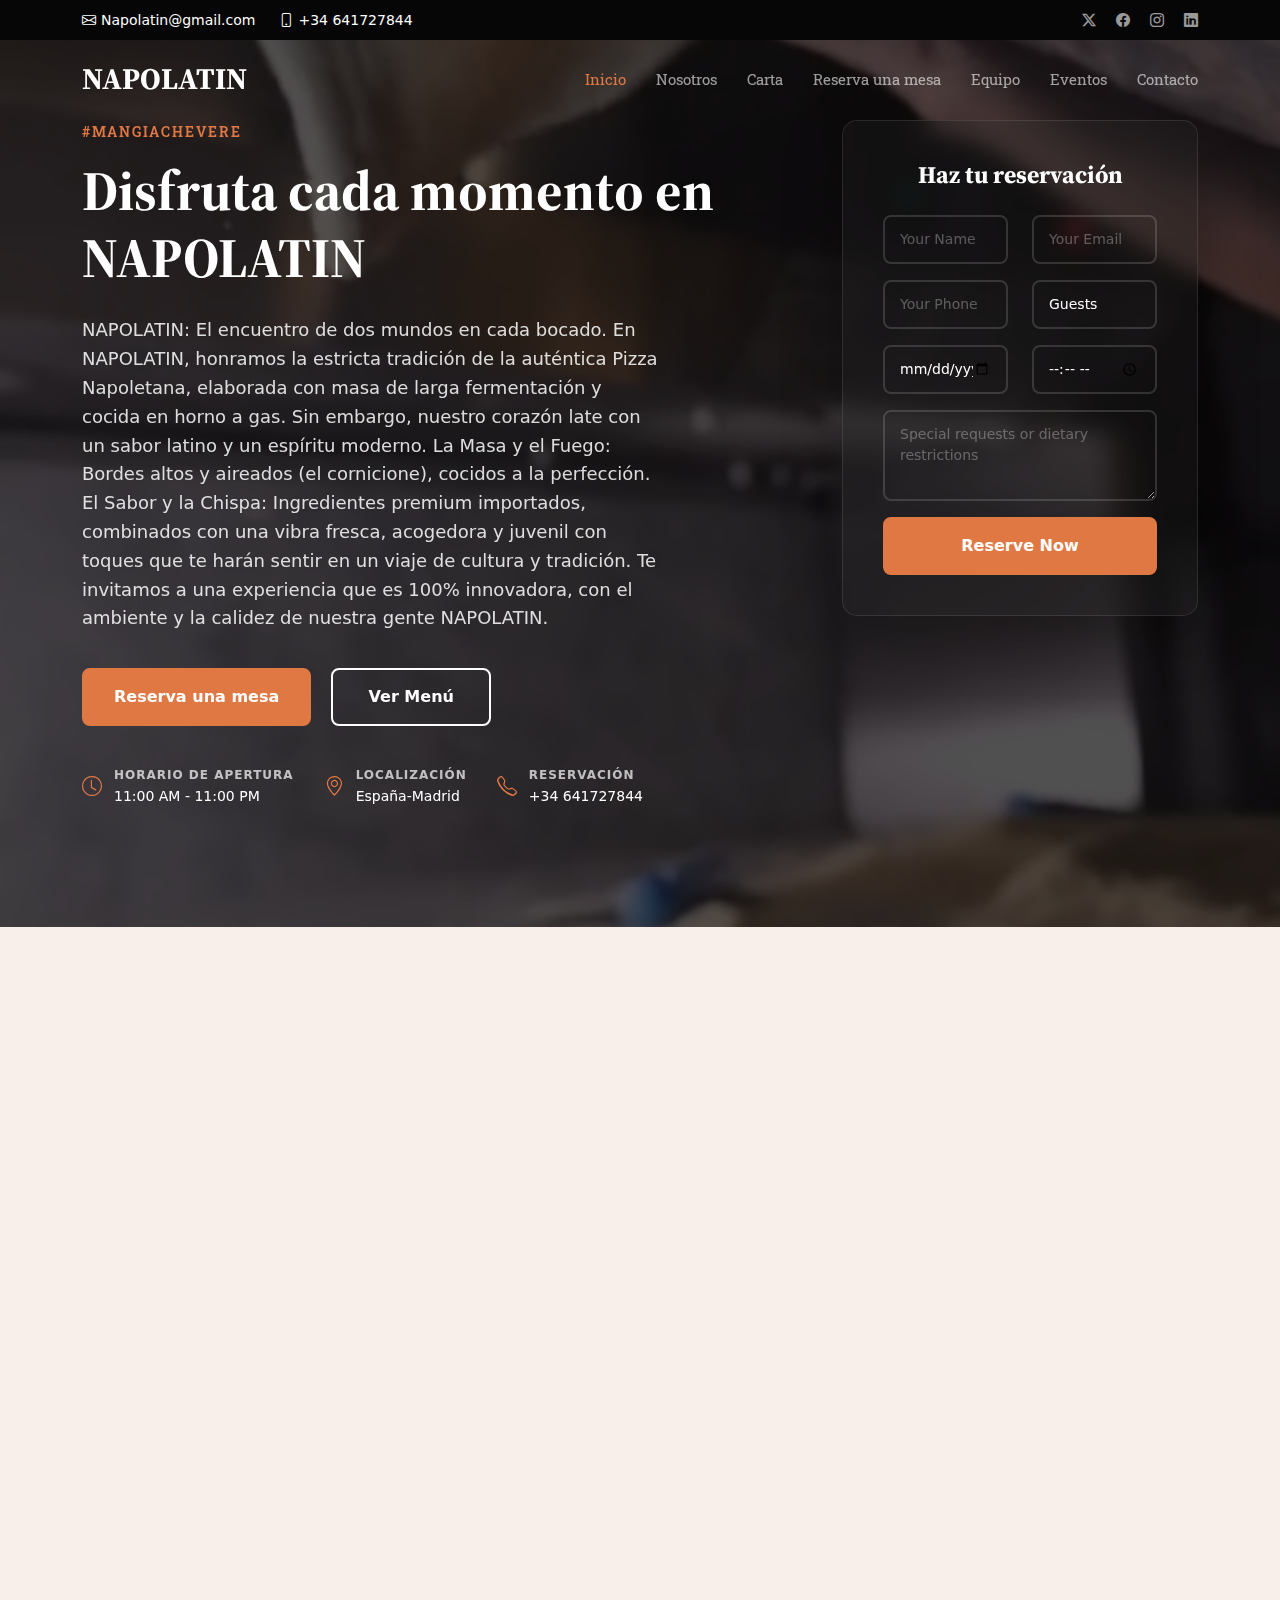
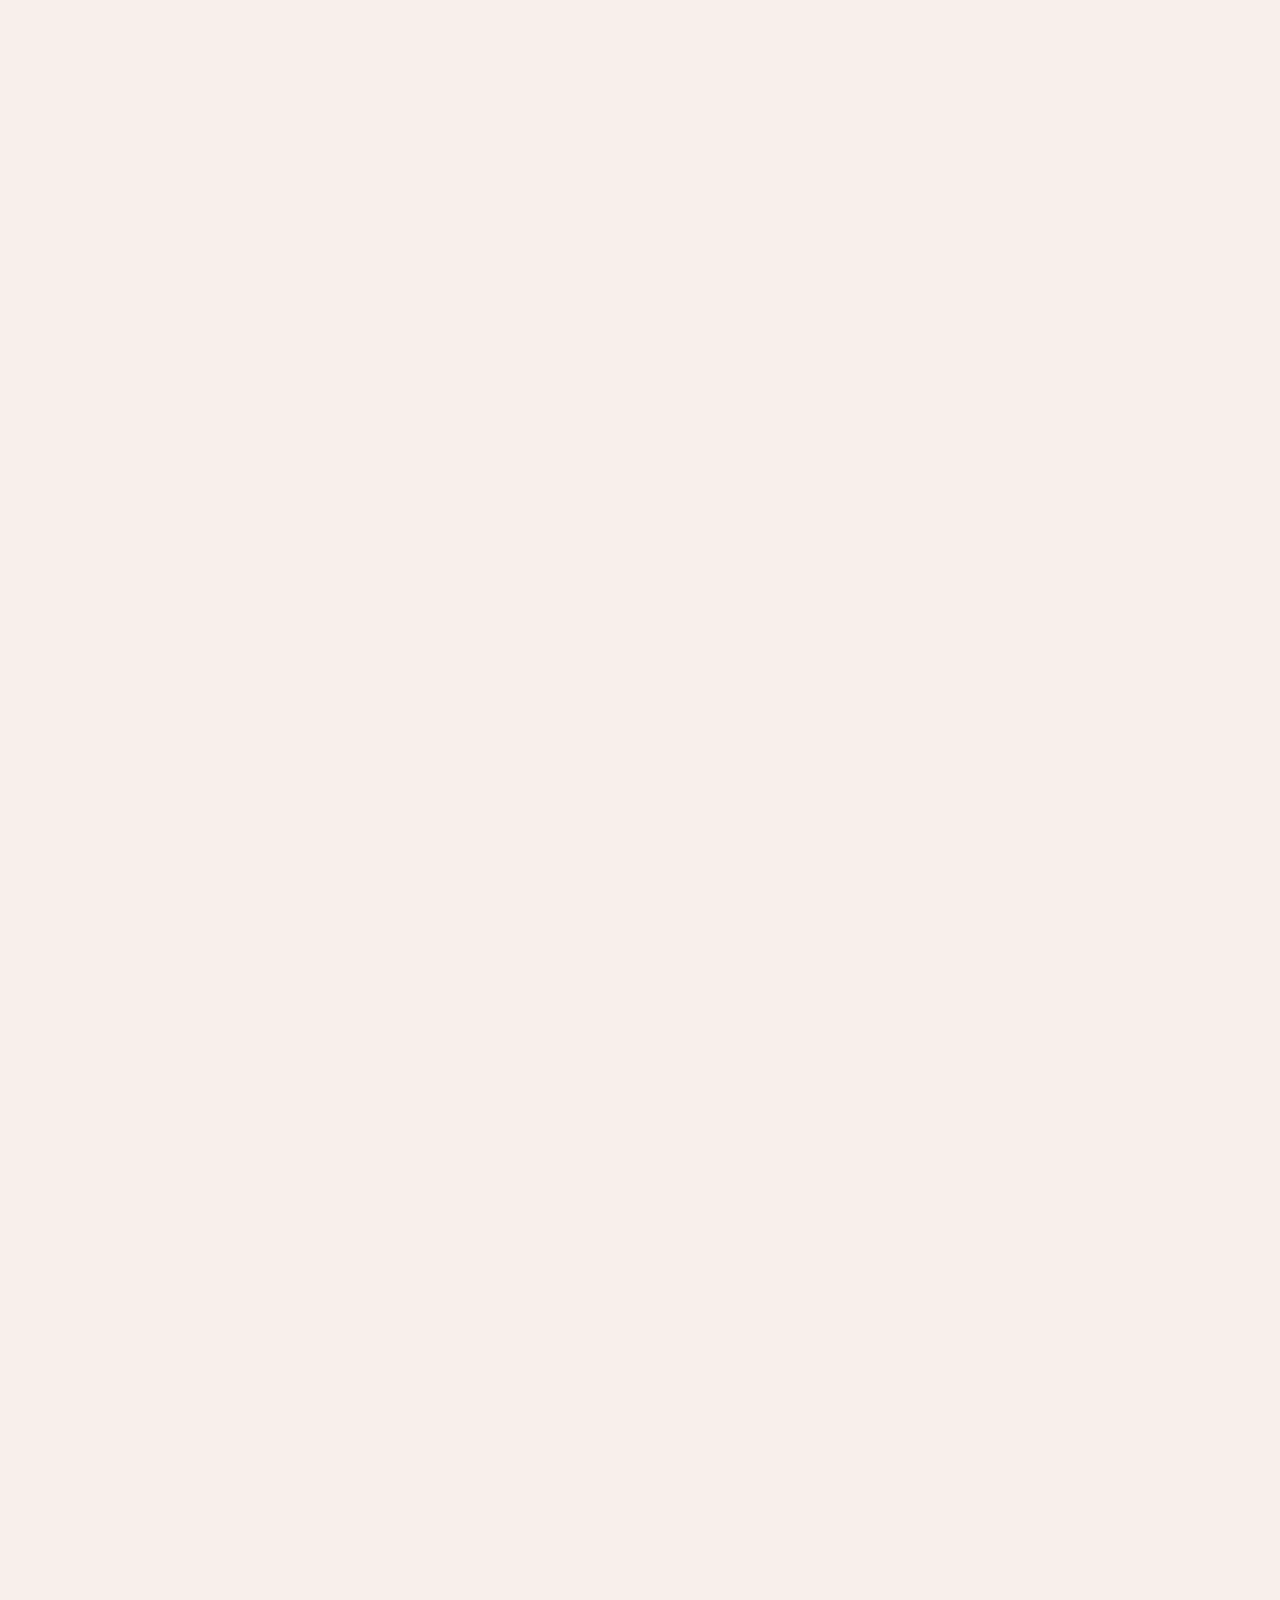
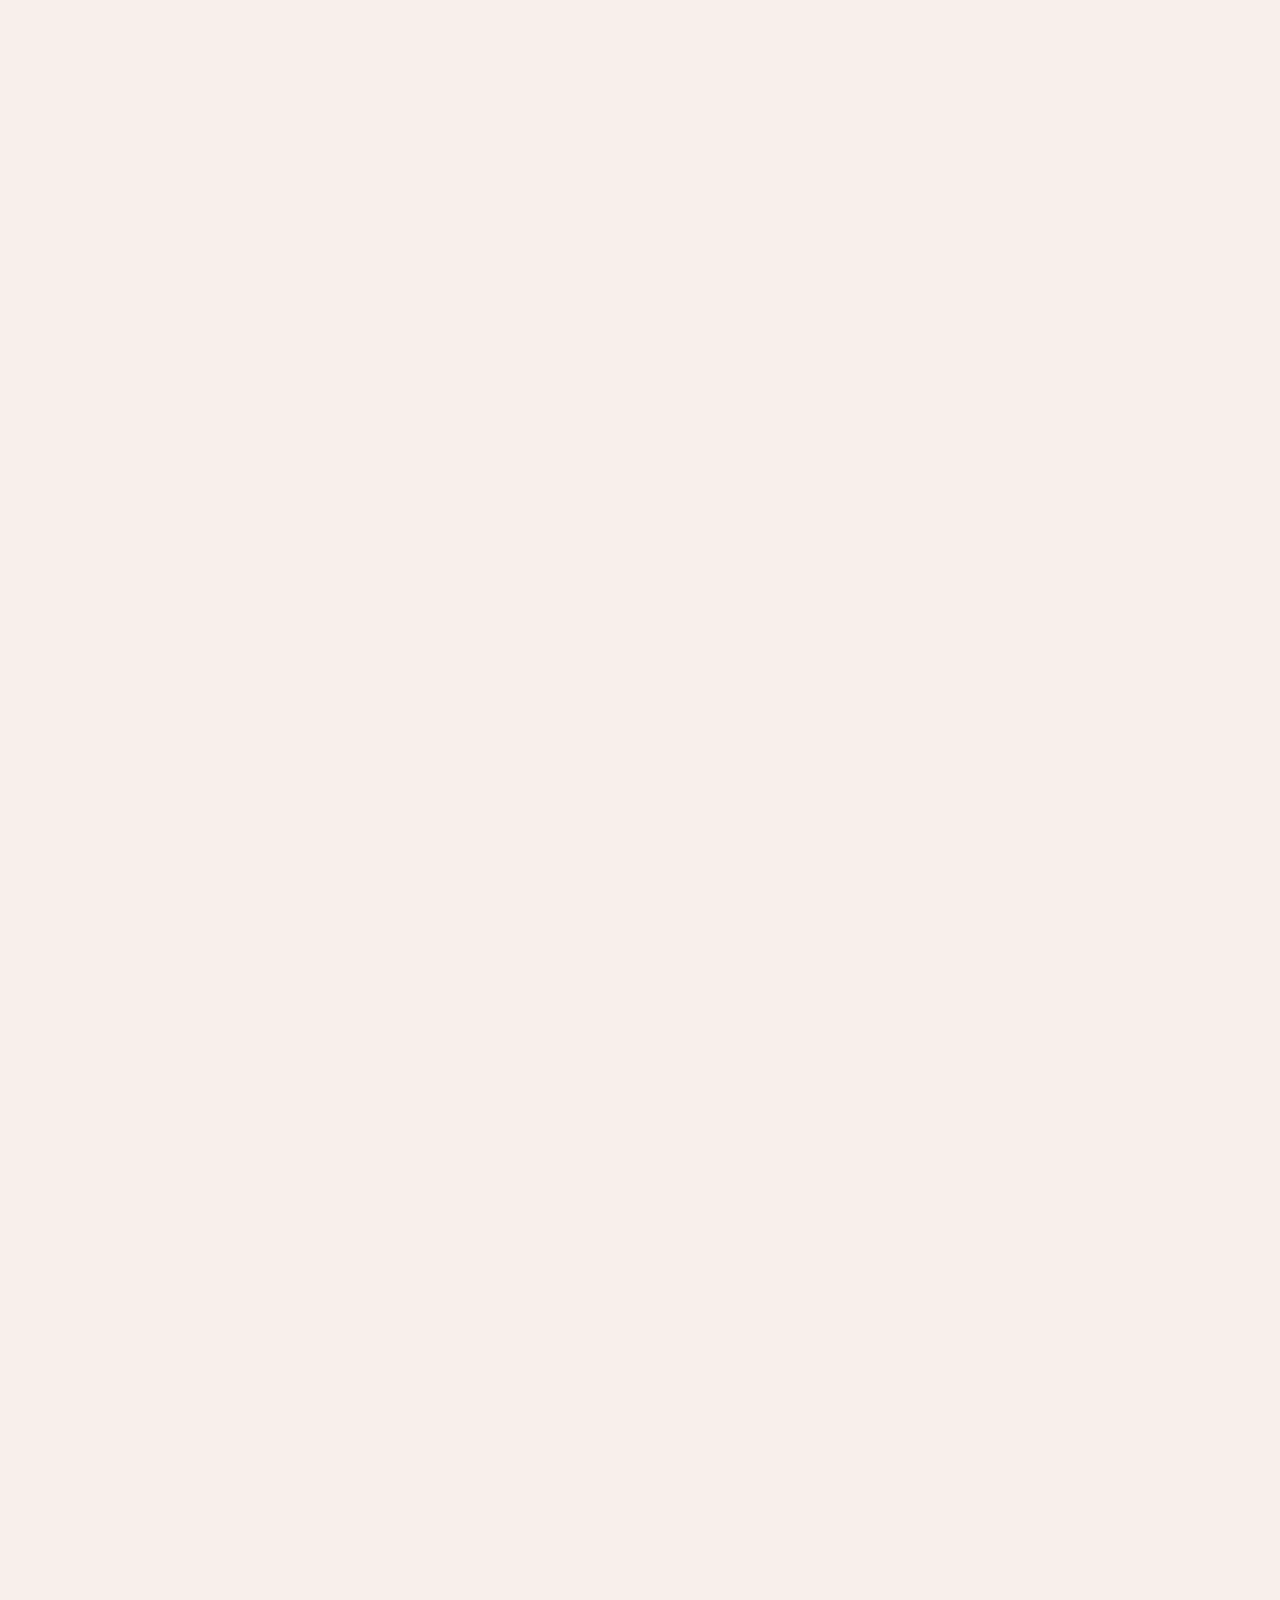
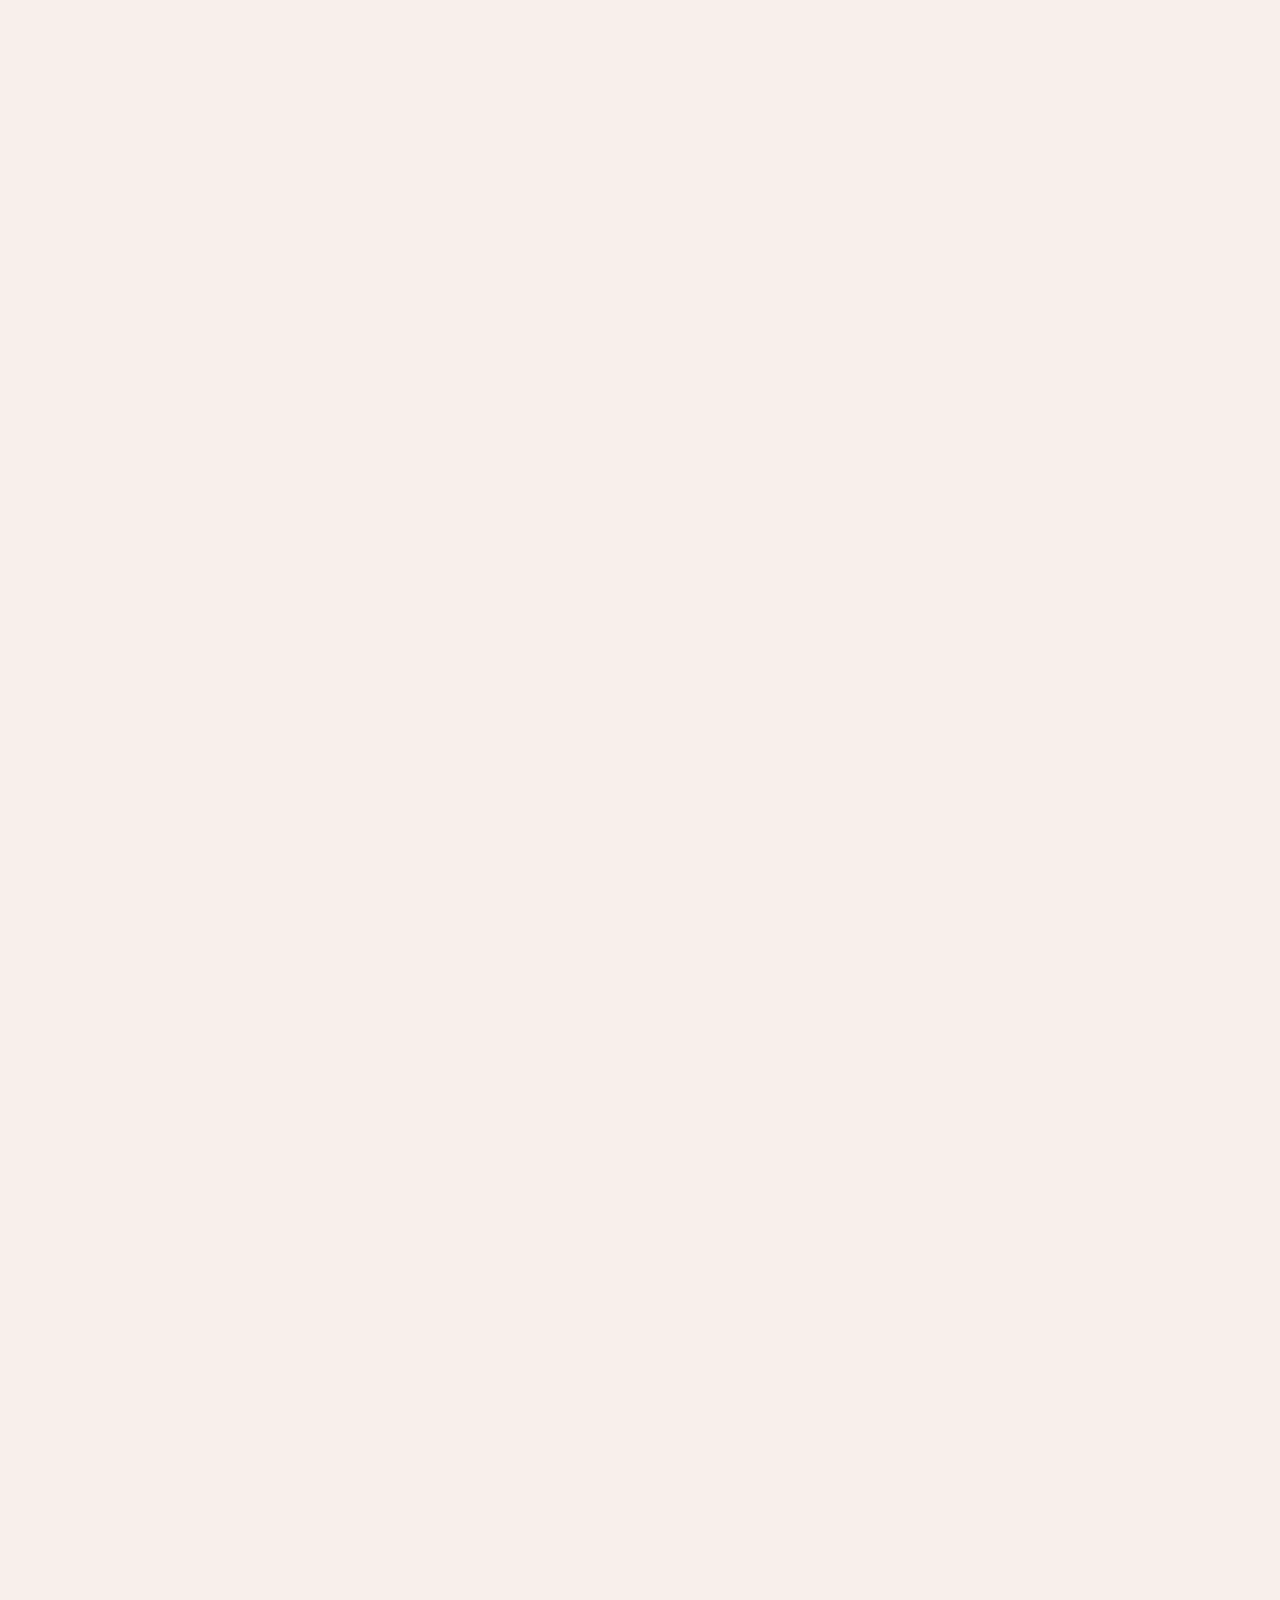
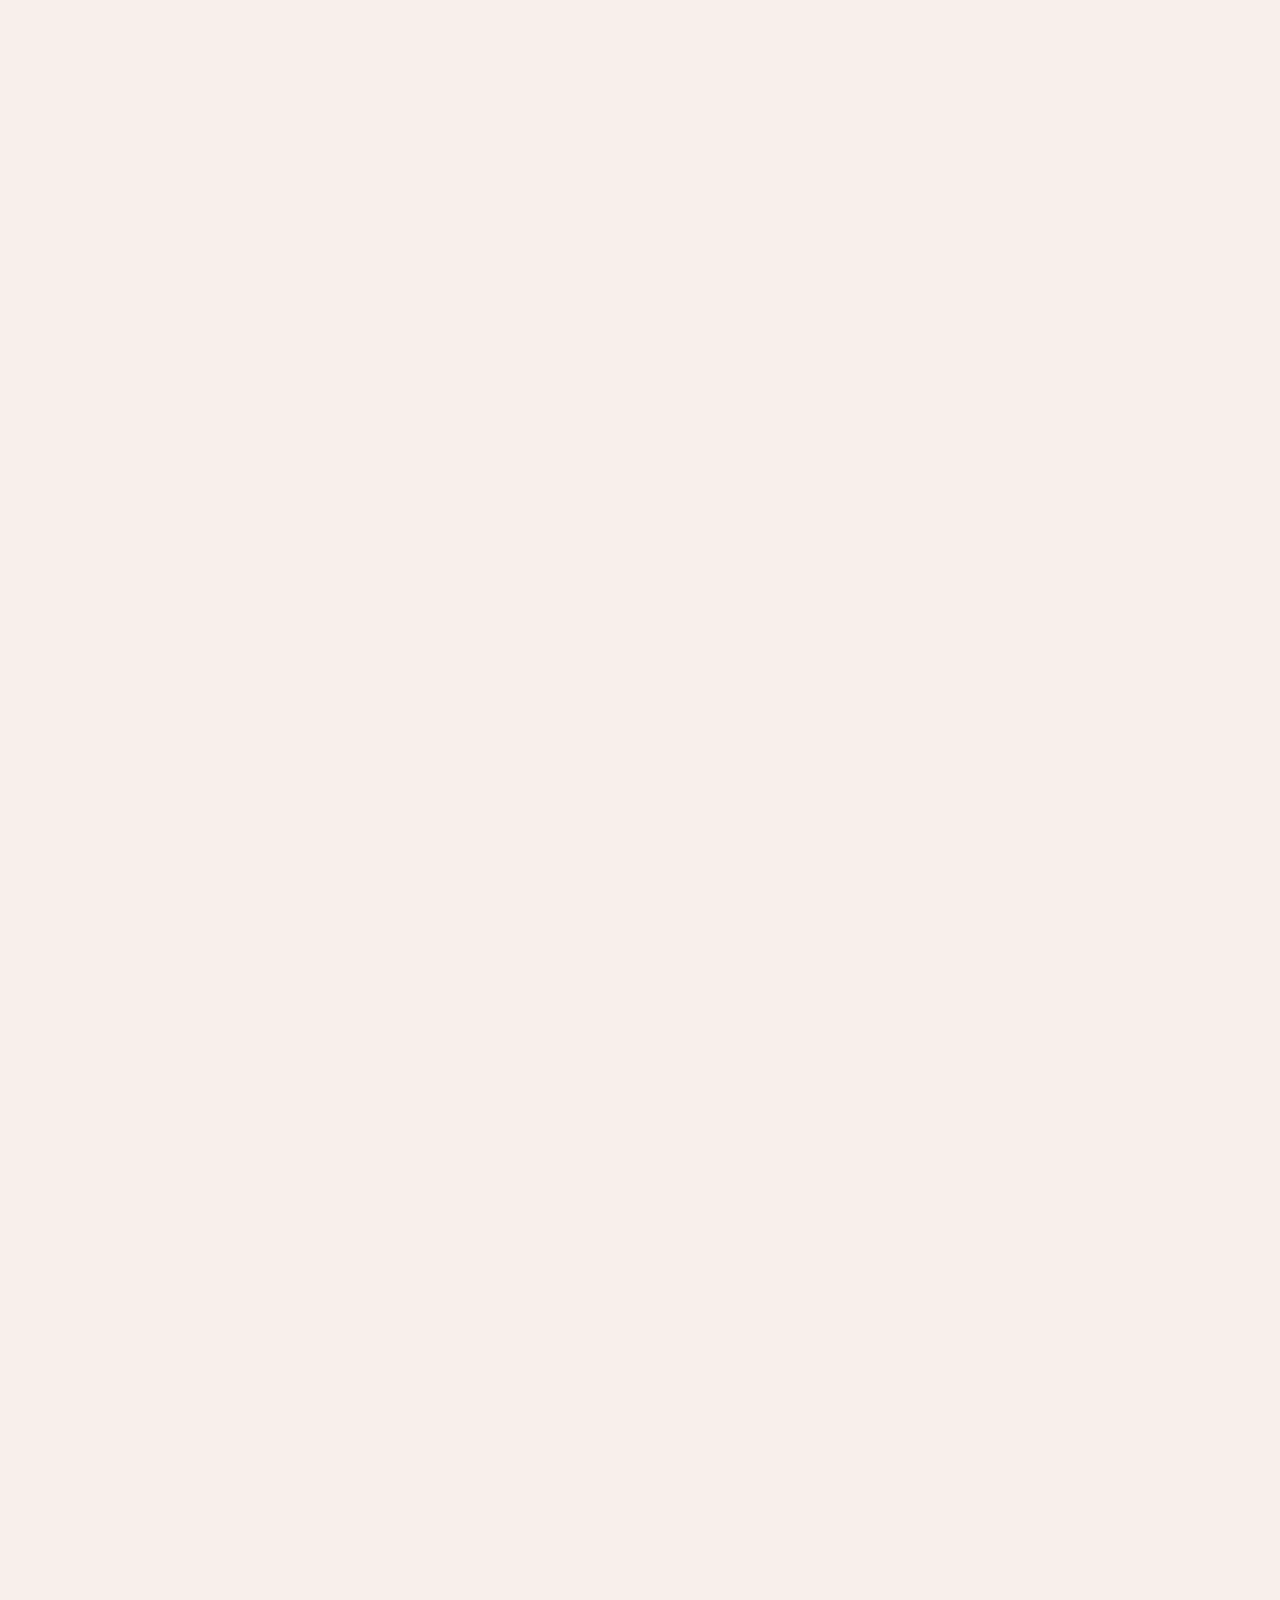
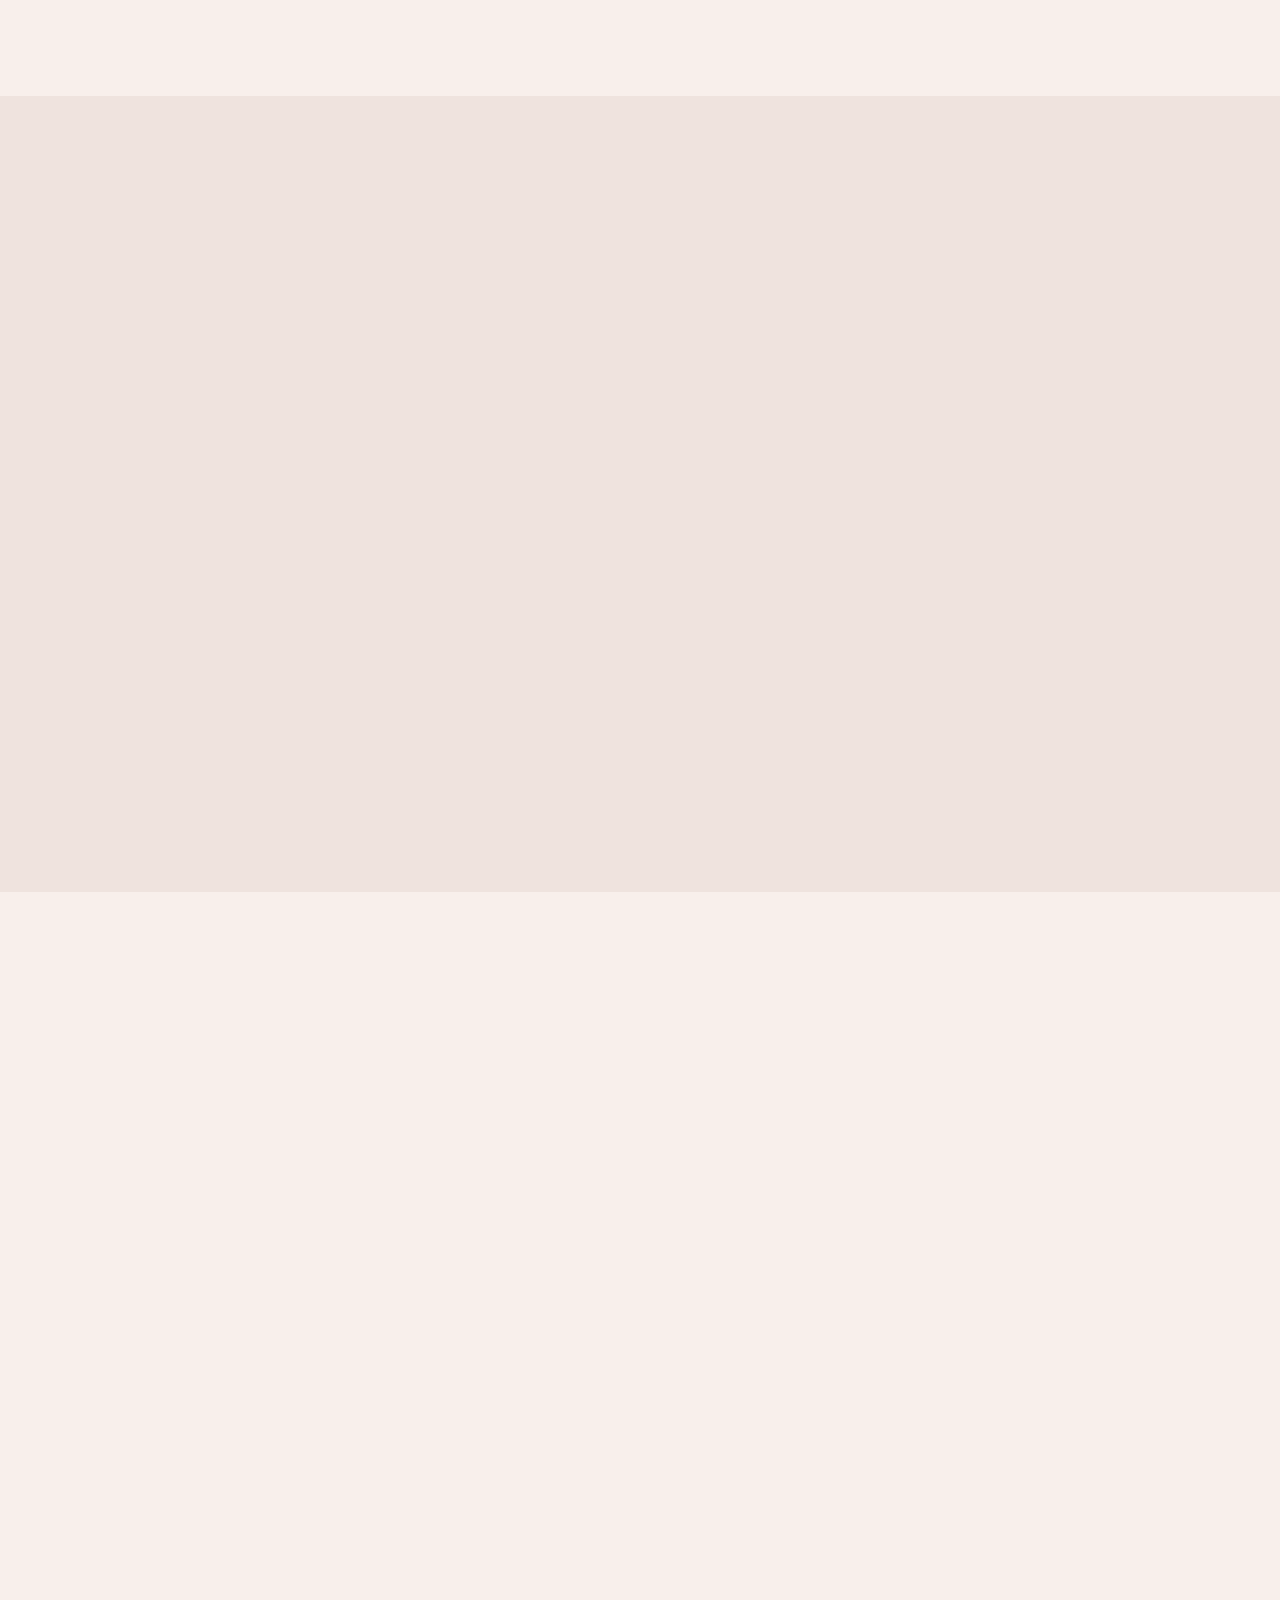
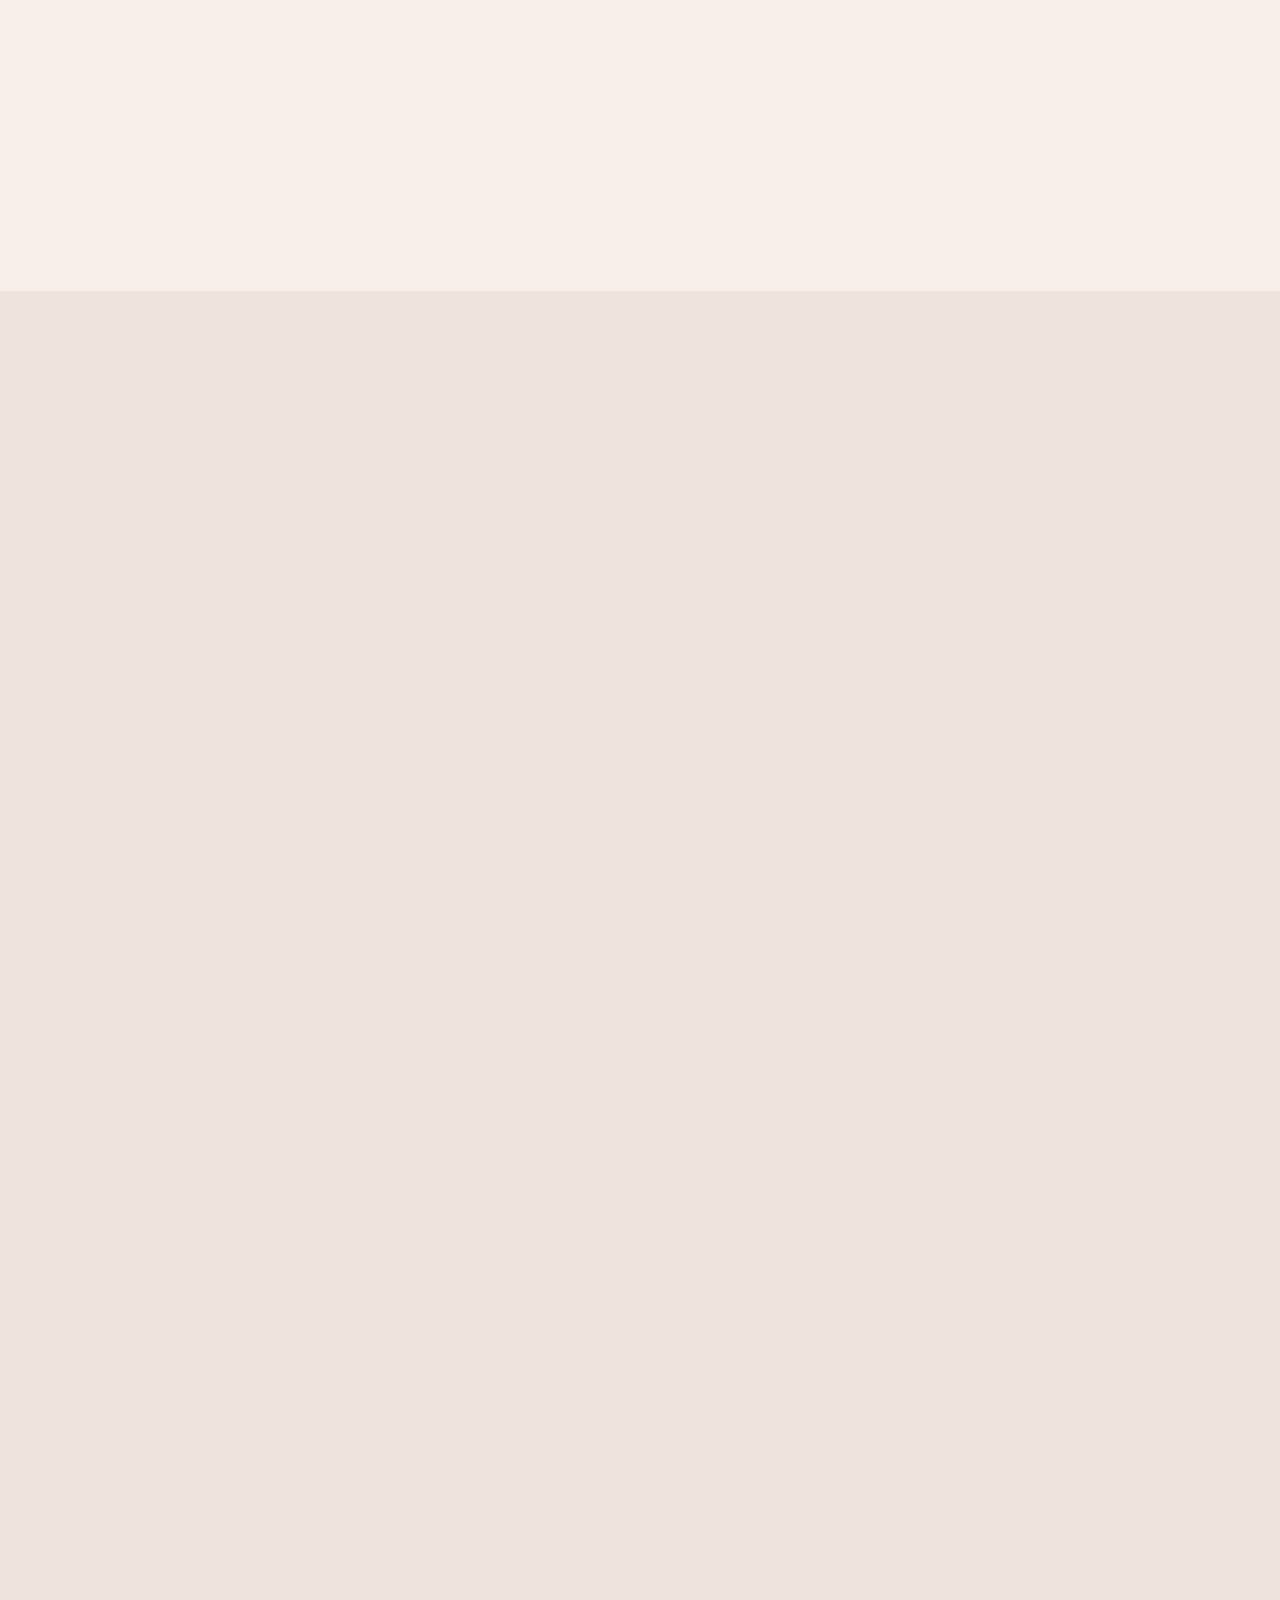
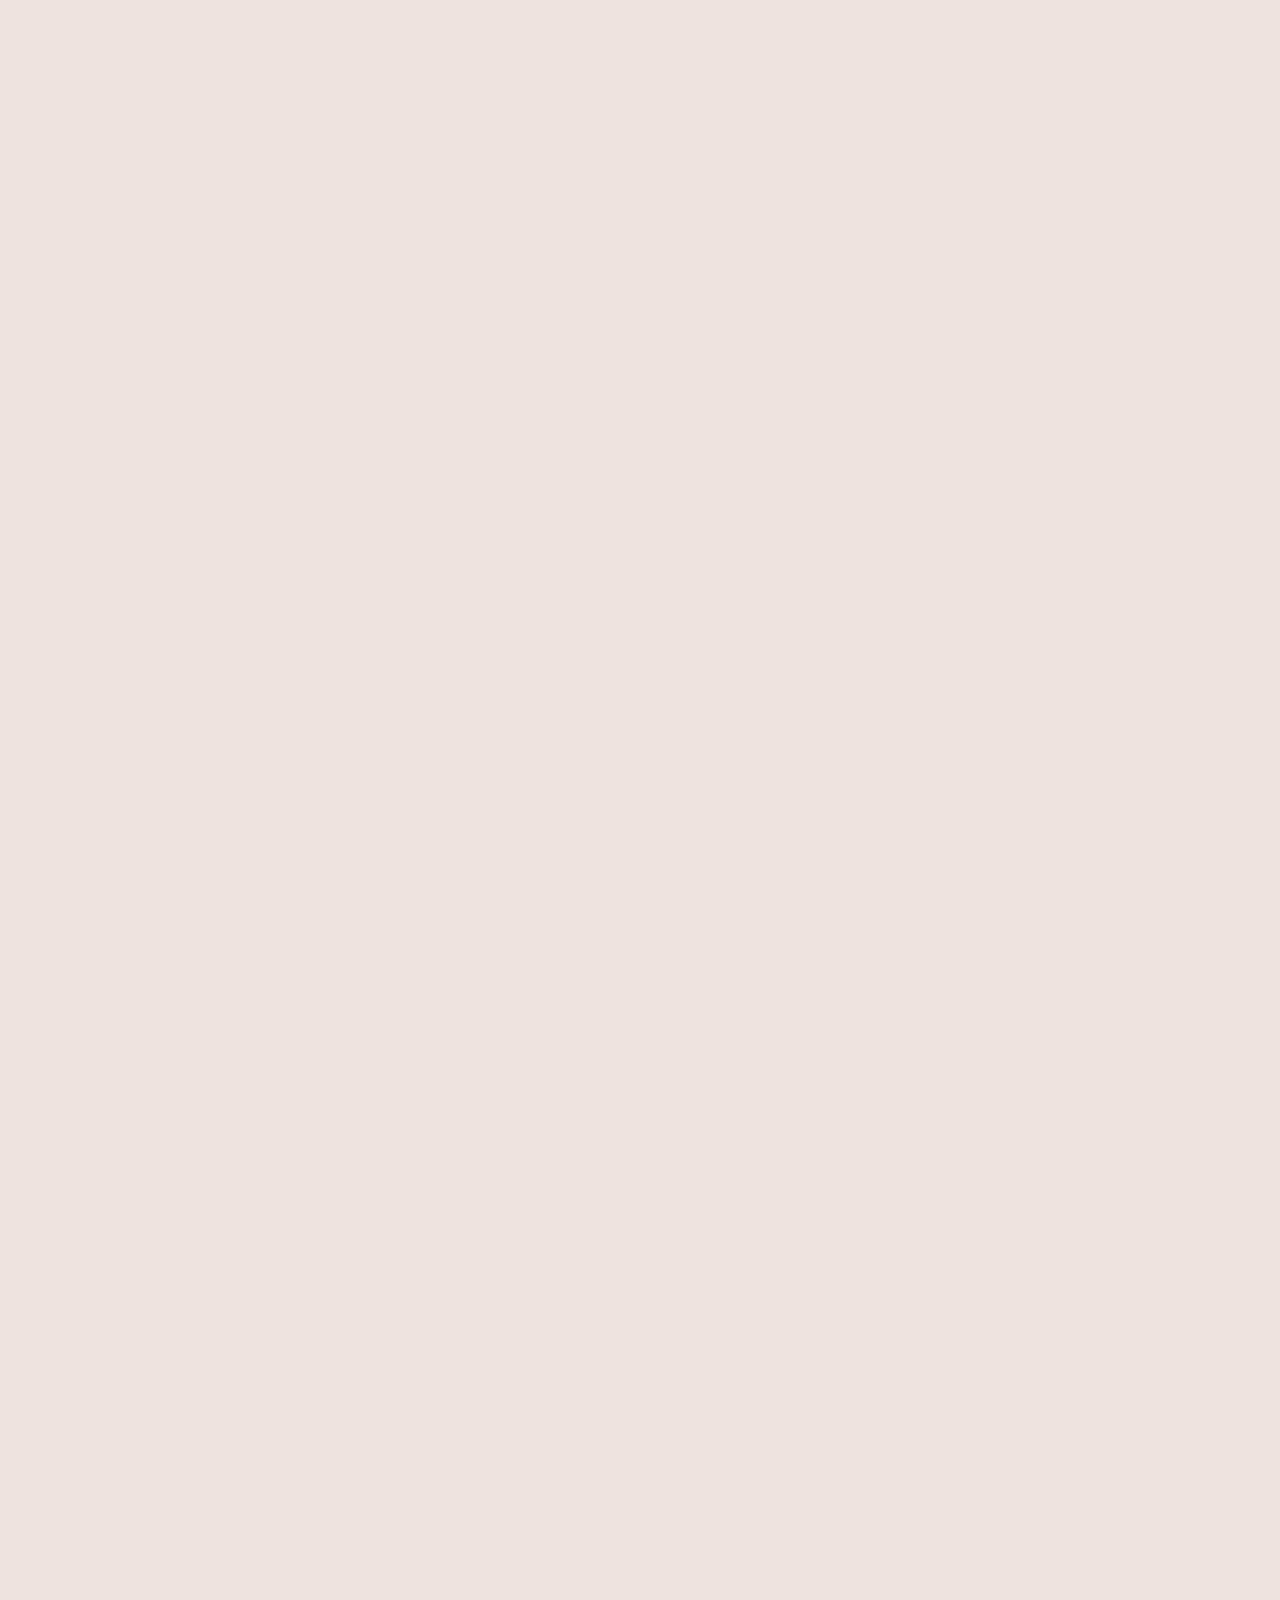
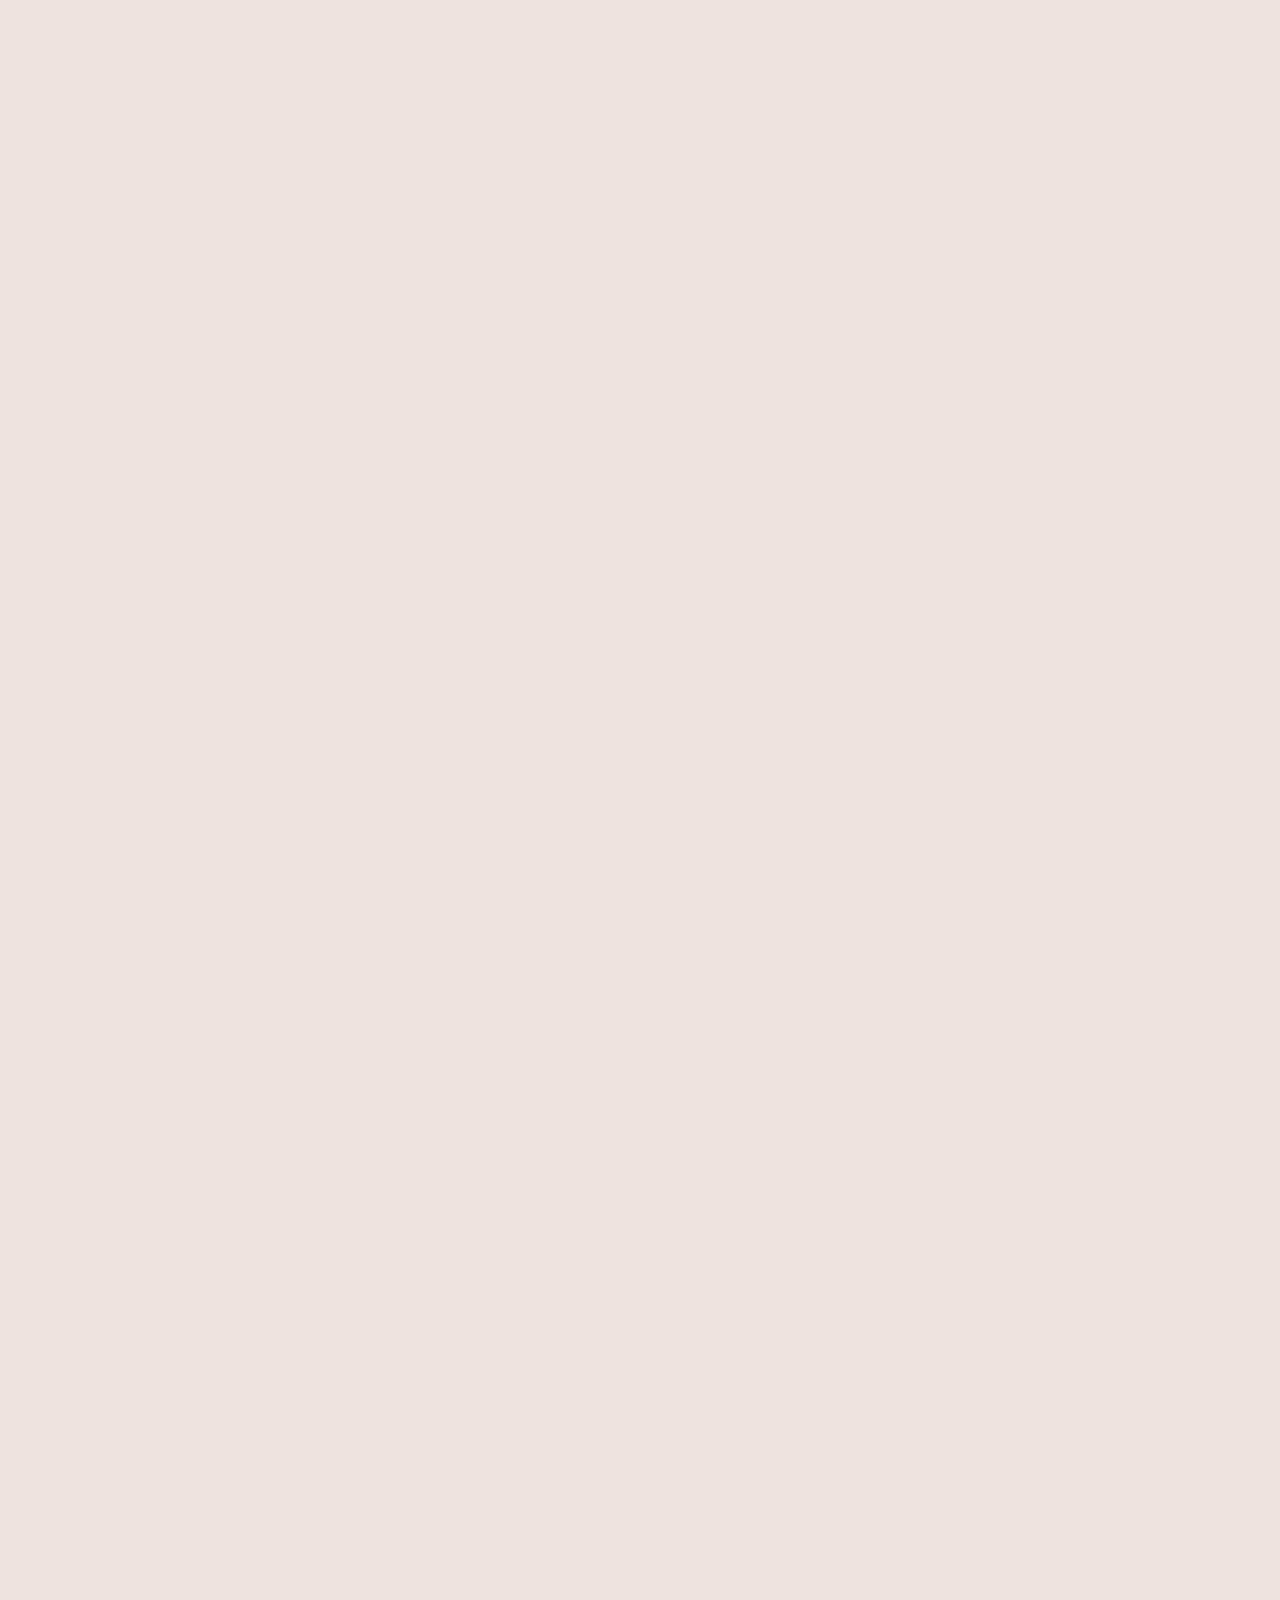
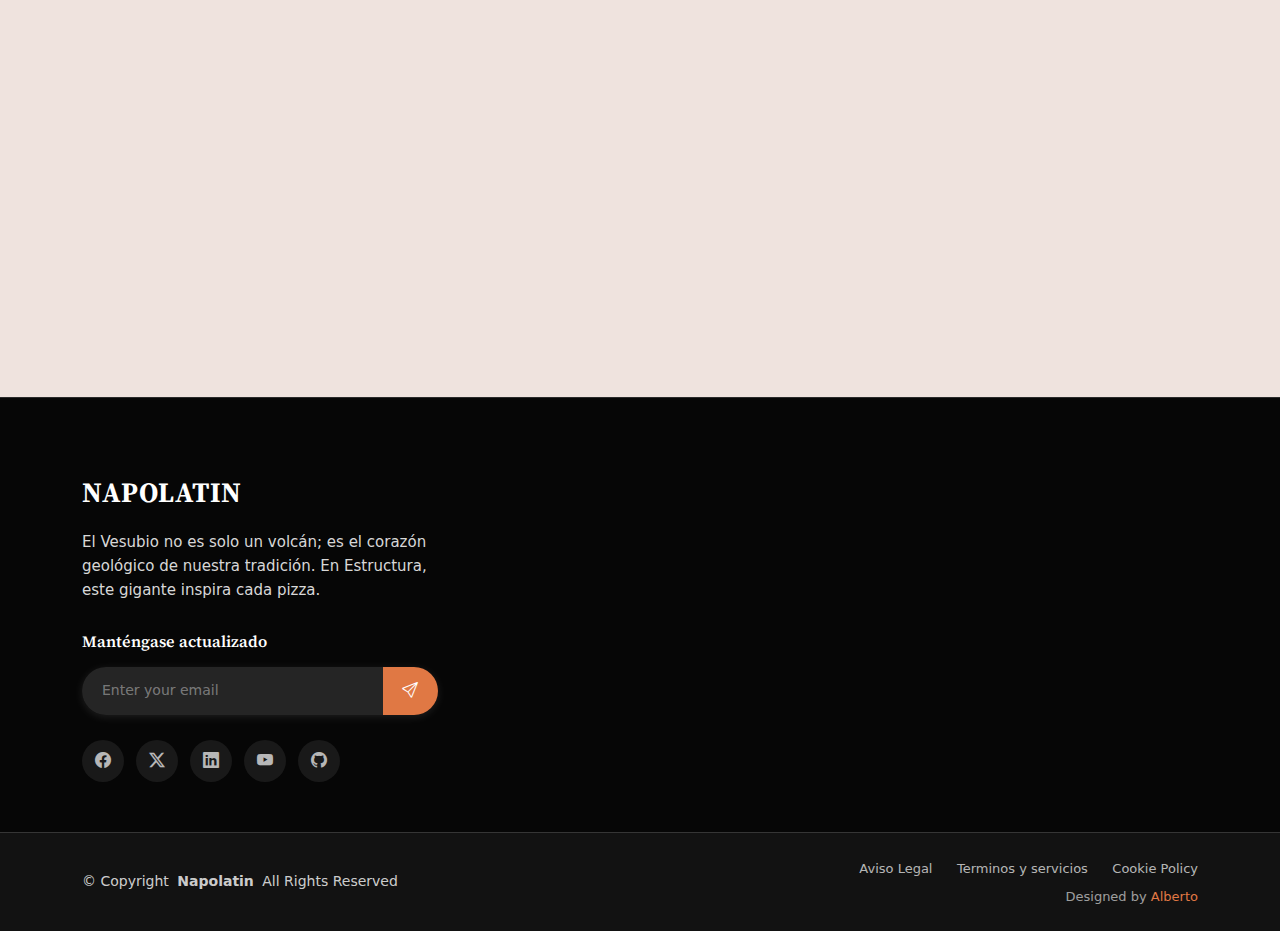
<file: index.html>
<!DOCTYPE html>
<html lang="en">

<head>
  <meta charset="utf-8">
  <meta content="width=device-width, initial-scale=1.0" name="viewport">
  <title>NAPOLATIN PIZZERIA</title>
  <meta name="description" content="">
  <meta name="keywords" content="">

  <!-- Favicons -->
  <link href="assets/img/favicon.png" rel="icon">
  <link href="assets/img/apple-touch-icon.png" rel="apple-touch-icon">

  <!-- Fonts -->
  <link href="https://fonts.googleapis.com" rel="preconnect">
  <link href="https://fonts.gstatic.com" rel="preconnect" crossorigin>
  <link href="https://fonts.googleapis.com/css2?family=Roboto:ital,wght@0,100;0,300;0,400;0,500;0,700;0,900;1,100;1,300;1,400;1,500;1,700;1,900&family=Roboto+Slab:wght@100;200;300;400;500;600;700;800;900&family=Source+Serif+Pro:ital,wght@0,200;0,300;0,400;0,600;0,700;0,900;1,200;1,300;1,400;1,600;1,700;1,900&display=swap" rel="stylesheet">

  <!-- Vendor CSS Files -->
  <link href="assets/vendor/bootstrap/css/bootstrap.min.css" rel="stylesheet">
  <link href="assets/vendor/bootstrap-icons/bootstrap-icons.css" rel="stylesheet">
  <link href="assets/vendor/aos/aos.css" rel="stylesheet">
  <link href="assets/vendor/swiper/swiper-bundle.min.css" rel="stylesheet">
  <link href="assets/vendor/glightbox/css/glightbox.min.css" rel="stylesheet">

  <!-- Main CSS File -->
  <link href="assets/css/main.css" rel="stylesheet">

  <!-- =======================================================
  * Template Name: Napolatin
  * Template URL: https://bootstrapmade.com/platia-bootstrap-restaurant-template/
  * Updated: Aug 11 2025 with Bootstrap v5.3.7
  * Author: BootstrapMade.com
  * License: https://bootstrapmade.com/license/
  ======================================================== -->
</head>

<body class="index-page">

  <header id="header" class="header fixed-top">

    <div class="topbar d-flex align-items-center dark-background">
      <div class="container d-flex justify-content-center justify-content-md-between">
        <div class="contact-info d-flex align-items-center">
          <i class="bi bi-envelope d-flex align-items-center"><a href="mailto:contact@example.com">Napolatin@gmail.com</a></i>
          <i class="bi bi-phone d-flex align-items-center ms-4"><span>+34 641727844</span></i>
        </div>
        <div class="social-links d-none d-md-flex align-items-center">
          <a href="https://www.instagram.com/napolatin/" class="twitter"><i class="bi bi-twitter-x"></i></a>
          <a href="https://www.instagram.com/napolatin/" class="facebook"><i class="bi bi-facebook"></i></a>
          <a href="https://www.instagram.com/napolatin/" class="instagram"><i class="bi bi-instagram"></i></a>
          <a href="https://www.instagram.com/napolatin/" class="linkedin"><i class="bi bi-linkedin"></i></a>
        </div>
      </div>
    </div><!-- End Top Bar -->

    <div class="branding d-flex align-items-cente">

      <div class="container position-relative d-flex align-items-center justify-content-between">
        <a href="index.html" class="logo d-flex align-items-center">
          <!-- Uncomment the line below if you also wish to use an image logo -->
          <!-- <img src="assets/img/logo.webp" alt=""> -->
          <h1 class="sitename">NAPOLATIN</h1>
        </a>

        <nav id="navmenu" class="navmenu">
          <ul>
            <li><a href="#hero" class="active">Inicio</a></li>
            <li><a href="#about">Nosotros</a></li>
            <li><a href="#menu">Carta</a></li>
            <li><a href="#book-a-table">Reserva una mesa</a></li>
            <li><a href="#chefs">Equipo</a></li>
            <li><a href="#events">Eventos</a></li>
            <li><a href="contacto.html">Contacto</a></li>
          </ul>
          <i class="mobile-nav-toggle d-xl-none bi bi-list"></i>
        </nav>

      </div>

    </div>

  </header>

  <main class="main">

    <!-- Hero Section -->
    <section id="hero" class="hero section dark-background">

      <div class="hero-background">
        <video autoplay="" muted="" loop="" playsinline="">
          <source src="assets/img/restaurant/video-4.mp4" type="video/mp4">
        </video>
        <div class="overlay"></div>
      </div>

      <div class="container hero-content">
        <div class="row">
          <div class="col-lg-8">
            <div class="hero-text" data-aos="fade-up" data-aos-delay="100">
              <span class="tagline">#MangiaChevere</span>
              <h1 class="hero-title">Disfruta cada momento en NAPOLATIN</h1>
              <p class="hero-description">NAPOLATIN: El encuentro de dos mundos en cada bocado. En NAPOLATIN, honramos la estricta tradición de la auténtica Pizza Napoletana, elaborada con masa de larga fermentación y cocida en horno a gas. Sin embargo, nuestro corazón late con un sabor latino y un espíritu moderno. La Masa y el Fuego: Bordes altos y aireados (el cornicione), cocidos a la perfección. El Sabor y la Chispa: Ingredientes premium importados, combinados con una vibra fresca, acogedora y juvenil con toques que te harán sentir en un viaje de cultura y tradición. Te invitamos a una experiencia que es 100% innovadora, con el ambiente y la calidez de nuestra gente NAPOLATIN.</p>

              <div class="hero-actions" data-aos="fade-up" data-aos-delay="200">
                <a href="#" class="btn btn-primary">Reserva una mesa</a>
                <a href="#menu" class="btn btn-outline">Ver Menú</a>
              </div>

              <div class="hero-features" data-aos="fade-up" data-aos-delay="300">
                <div class="feature-item">
                  <i class="bi bi-clock"></i>
                  <div class="feature-text">
                    <span class="label">Horario de apertura</span>
                    <span class="value">11:00 AM - 11:00 PM</span>
                  </div>
                </div>
                <div class="feature-item">
                  <i class="bi bi-geo-alt"></i>
                  <div class="feature-text">
                    <span class="label">Localización</span>
                    <span class="value">España-Madrid</span>
                  </div>
                </div>
                <div class="feature-item">
                  <i class="bi bi-telephone"></i>
                  <div class="feature-text">
                    <span class="label">Reservación</span>
                    <span class="value">+34 641727844</span>
                  </div>
                </div>
              </div>
            </div>
          </div>

          <div class="col-lg-4">
            <div class="booking-card" data-aos="fade-left" data-aos-delay="200">
              <h3>Haz tu reservación</h3>
              <form action="forms/book-a-table.php" method="post" class="php-email-form">
                <div class="row gy-3">
                  <div class="col-md-6">
                    <input type="text" name="name" class="form-control" placeholder="Your Name" required="">
                  </div>
                  <div class="col-md-6">
                    <input type="email" name="email" class="form-control" placeholder="Your Email" required="">
                  </div>
                  <div class="col-md-6">
                    <input type="tel" name="phone" class="form-control" placeholder="Your Phone" required="">
                  </div>
                  <div class="col-md-6">
                    <select name="people" class="form-control" required="">
                      <option value="">Guests</option>
                      <option value="1">1 Person</option>
                      <option value="2">2 People</option>
                      <option value="3">3 People</option>
                      <option value="4">4 People</option>
                      <option value="5">5+ People</option>
                    </select>
                  </div>
                  <div class="col-md-6">
                    <input type="date" name="date" class="form-control" required="">
                  </div>
                  <div class="col-md-6">
                    <input type="time" name="time" class="form-control" required="">
                  </div>
                  <div class="col-12">
                    <textarea name="message" class="form-control" rows="3" placeholder="Special requests or dietary restrictions"></textarea>
                  </div>
                  <div class="col-12">
                    <div class="loading">Loading</div>
                    <div class="error-message"></div>
                    <div class="sent-message">Your reservation request has been sent. We'll contact you shortly!</div>
                    <button type="submit" class="btn btn-primary w-100">Reserve Now</button>
                  </div>
                </div>
              </form>
            </div>
          </div>
        </div>
      </div>

      <div class="scroll-indicator" data-aos="fade-up" data-aos-delay="400">
        <div class="scroll-text">Baja para explorar</div>
        <div class="scroll-arrow">
          <i class="bi bi-chevron-down"></i>
        </div>
      </div>

    </section><!-- /Hero Section -->

    <!-- About Section -->
    <section id="about" class="about section">

      <!-- Section Title -->
      <div class="container section-title" data-aos="fade-up">
        <span class="description-title">&nbsp;Nosotros</span>
        <h2>Nosotros</h2>
        <p>Vive la auténtica pasión por la pizza.</p>
      </div><!-- End Section Title -->

      <div class="container" data-aos="fade-up" data-aos-delay="100">

        <div class="row g-5 align-items-center">
          <div class="col-lg-6" data-aos="fade-up">
            <div class="about-content">
              <h2>Tu rincón favorito. Pizza hecha con alma y servida con amor.</h2>
              <p class="fst-italic">En nuestra pizzería, no solo servimos comida; ofrecemos una experiencia única diseñada para deleitar todos los sentidos. Desde el momento en que cruzas la puerta, el aroma y los ingredientes frescos te envuelven.</p>
              <p>Aquí, cada pizza es una obra maestra artesanal, preparada con pasión y el toque personal de nuestros chefs. Combina este sabor excepcional con nuestro servicio cálido y un ambiente que te hace sentir como en casa, y comprenderás por qué cada visita es una celebración. No es solo una cena, es un momento memorable que querrás repetir.</p>

              <div class="row mt-4">
                <div class="col-md-6">
                  <div class="feature-item" data-aos="fade-up" data-aos-delay="150">
                    <i class="bi bi-award"></i>
                    <h4>Servicio excepcional</h4>
                    <p>Cada miembro aporta una dedicación y un profesionalismo inigualables, asegurando que cada cliente reciba un servicio atento, rápido y, sobre todo, amable. Son el rostro de nuestro establecimiento y trabajan incansablemente para crear una atmósfera acogedora, anticipándose a las necesidades de los comensales con una sonrisa genuina. Su compromiso no solo se refleja en la excelencia del servicio, sino también en su habilidad para hacer que cada visita sea una experiencia memorable.</p>
                  </div>
                </div>
                <div class="col-md-6">
                  <div class="feature-item" data-aos="fade-up" data-aos-delay="200">
                    <i class="bi bi-trophy"></i>
                    <h4>Reconocimiento en la industria</h4>
                    <p>Nuestra pizzería ha consolidado su reputación como un referente de excelencia en la escena gastronómica local, obteniendo un notable reconocimiento de la industria. Los críticos y expertos han elogiado consistentemente nuestra dedicación a la autenticidad de la receta, la calidad insuperable de los ingredientes y el arte de nuestra cocción. Estos elogios reflejan nuestro compromiso inquebrantable de servir no solo la mejor pizza, sino una experiencia culinaria que ha sido distinguida y celebrada por la comunidad y los profesionales del sector.</p>
                  </div>
                </div>
              </div>

              <div class="signature mt-4" data-aos="fade-up" data-aos-delay="250">
                <p class="chef-name">Director de operaciones</p>
                <img src="assets/img/misc/signature-1.webp" alt="Chef Signature" class="img-fluid">
              </div>
            </div>
          </div>

          <div class="col-lg-6" data-aos="fade-up" data-aos-delay="300">
            <div class="about-gallery">
              <div class="row g-3">
                <div class="col-6">
                  <img src="assets/img/restaurant/showcase-3.webp" class="img-fluid rounded" alt="Restaurant Image">
                </div>
                <div class="col-6">
                  <img src="assets/img/restaurant/showcase-8.webp" class="img-fluid rounded" alt="Restaurant Image">
                </div>
                <div class="col-12 mt-3">
                  <div class="years-badge">
                    <span class="number">Nº1</span>
                    <span class="text">en la industria</span>
                  </div>
                  <img src="assets/img/restaurant/showcase-6.webp" class="img-fluid rounded" alt="Restaurant Image">
                </div>
              </div>
            </div>
          </div>
        </div>

      </div>

    </section><!-- /About Section -->

    <!-- Menu Section -->
    <section id="menu" class="menu section">

      <!-- Section Title -->
      <div class="container section-title" data-aos="fade-up">
        <span class="description-title">Menu</span>
        <h2>Menú</h2>
        <p>Nuestro menú va más allá de la pizza tradicional.</p>
      </div><!-- End Section Title -->

      <div class="container" data-aos="fade-up" data-aos-delay="100">

        <div class="isotope-layout" data-default-filter="*" data-layout="masonry" data-sort="original-order">

          <div class="menu-filters isotope-filters mb-5" data-aos="fade-up" data-aos-delay="200">
            <ul>
              <li data-filter="*" class="filter-active">Todos los platos</li>
              <li data-filter=".filter-starters">Antipasti</li>
              <li data-filter=".filter-main">Pizzas</li>
              <li data-filter=".filter-dessert">Dolce</li>
              <li data-filter=".filter-drinks">Bebidas</li>
            </ul>
          </div>

          <div class="menu-grid isotope-container row gy-5" data-aos="fade-up" data-aos-delay="300">

            <div class="col-xl-4 col-lg-6 isotope-item filter-starters">
              <div class="menu-card">
                <div class="menu-card-image">
                  <img src="assets/img/restaurant/triodehumus.webp" alt="Appetizer" class="img-fluid">
                  <div class="dietary-badges">
                    <span class="badge-vegetarian">V</span>
                  </div>
                  <div class="price-overlay">$12.50</div>
                </div>
                <div class="menu-card-content">
                  <h4>Trio de Humus</h4>
                  <p>Una selección de nuestros mejores hummus: clásico, de pimientos asados y de betabel. Acompañados de grissini y tiras de apio y zanahoria.</p>
                  <div class="spice-level">
                    <span class="spice-dot"></span>
                    <span class="spice-dot"></span>
                    <span class="spice-dot active"></span>
                  </div>
                </div>
              </div>
            </div>

            <div class="col-xl-4 col-lg-6 isotope-item filter-starters">
              <div class="menu-card">
                <div class="menu-card-image">
                  <img src="assets/img/restaurant/tequenos.webp" alt="Appetizer" class="img-fluid">
                  <div class="dietary-badges">
                    <span class="badge-seafood">SF</span>
                  </div>
                  <div class="price-overlay">$14.95</div>
                </div>
                <div class="menu-card-content">
                  <h4>Tequeños</h4>
                  <p>Palitos de queso envueltos en una fina masa de trigo crujiente,con un interior suave y delicioso. Servidos con nuestra salsa especial de la casa.</p>
                  <div class="spice-level">
                    <span class="spice-dot active"></span>
                    <span class="spice-dot"></span>
                    <span class="spice-dot"></span>
                  </div>
                </div>
              </div>
            </div>
            
             <div class="col-xl-4 col-lg-6 isotope-item filter-starters">
              <div class="menu-card">
                <div class="menu-card-image">
                  <img src="assets/img/restaurant/fritatina.jpg" alt="Appetizer" class="img-fluid">
                  <div class="dietary-badges">
                    <span class="badge-seafood">VG</span>
                  </div>
                  <div class="price-overlay">€14.95</div>
                </div>
                <div class="menu-card-content">
                  <h4>Fritatina</h4>
                  <p>Rica masa de patata rellena con mozarella cremosas y crujientes por fuera.</p>
                  <div class="spice-level">
                    <span class="spice-dot active"></span>
                    <span class="spice-dot"></span>
                    <span class="spice-dot"></span>
                  </div>
                </div>
              </div>
            </div>
            
            <div class="col-xl-4 col-lg-6 isotope-item filter-starters">
              <div class="menu-card">
                <div class="menu-card-image">
                  <img src="assets/img/restaurant/Figliata.jpg" alt="Appetizer" class="img-fluid">
                  <div class="dietary-badges">
                    <span class="badge-seafood">VG</span>
                  </div>
                  <div class="price-overlay">€14.95</div>
                </div>
                <div class="menu-card-content">
                  <h4>Figliata Fritta</h4>
                  <p>Descubre un bocado de la auténtica Nápoles con nuestra Fritta alla Figliata. Una masa suave y dorada, frita a la perfección, rellena de una cremosa burrata.</p>
                  <div class="spice-level">
                    <span class="spice-dot active"></span>
                    <span class="spice-dot"></span>
                    <span class="spice-dot"></span>
                  </div>
                </div>
              </div>
            </div>
            
             <div class="col-xl-4 col-lg-6 isotope-item filter-starters">
              <div class="menu-card">
                <div class="menu-card-image">
                  <img src="assets/img/restaurant/Crocchette.jpg" alt="Appetizer" class="img-fluid">
                  <div class="dietary-badges">
                    <span class="badge-seafood">VG</span>
                  </div>
                  <div class="price-overlay">€14.95</div>
                </div>
                <div class="menu-card-content">
                  <h4>Crocchette di patate</h4>
                  <p>Al mejor estilo de las albondigas fritas pero con nuestra mezcla de pasta con cremosa bechamel, jamon y guisantes.</p>
                  <div class="spice-level">
                    <span class="spice-dot active"></span>
                    <span class="spice-dot"></span>
                    <span class="spice-dot"></span>
                  </div>
                </div>
              </div>
            </div>

             <div class="col-xl-4 col-lg-6 isotope-item filter-starters">
              <div class="menu-card">
                <div class="menu-card-image">
                  <img src="assets/img/restaurant/tostones.jpg" alt="Appetizer" class="img-fluid">
                  <div class="dietary-badges">
                    <span class="badge-seafood">VG</span>
                  </div>
                  <div class="price-overlay">€14.95</div>
                </div>
                <div class="menu-card-content">
                  <h4>Tostones</h4>
                  <p>El aperitivo perfecto. Discos de plátano verde frito, servidos con una guarnición de nuestra carne mechada de vacuno y la salsa especial de la casa.</p>
                  <div class="spice-level">
                    <span class="spice-dot active"></span>
                    <span class="spice-dot"></span>
                    <span class="spice-dot"></span>
                  </div>
                </div>
              </div>
            </div>

             <div class="col-xl-4 col-lg-6 isotope-item filter-starters">
              <div class="menu-card">
                <div class="menu-card-image">
                  <img src="assets/img/restaurant/provola.png" alt="Appetizer" class="img-fluid">
                  <div class="dietary-badges">
                    <span class="badge-seafood">VG</span>
                  </div>
                  <div class="price-overlay">€14.95</div>
                </div>
                <div class="menu-card-content">
                  <h4>Provolone</h4>
                  <p>Un plato clásico que nunca falla. Queso provolone horneado con tomate, orégano y un toque de pimiento rojo asado. Ideal para compartir.</p>
                  <div class="spice-level">
                    <span class="spice-dot active"></span>
                    <span class="spice-dot"></span>
                    <span class="spice-dot"></span>
                  </div>
                </div>
              </div>
            </div>
            
             <div class="col-xl-4 col-lg-6 isotope-item filter-starters">
              <div class="menu-card">
                <div class="menu-card-image">
                  <img src="assets/img/restaurant/tartaro.jpg" alt="Appetizer" class="img-fluid">
                  <div class="dietary-badges">
                    <span class="badge-seafood">VG</span>
                  </div>
                  <div class="price-overlay">€14.95</div>
                </div>
                <div class="menu-card-content">
                  <h4>Salmonatti</h4>
                  <p>La combinación perfecta: salmón y aguacate con un toque de cebolla morada. El giro tropical lo da nuestro espectacular chutney de mango, todo espolvoreado con semillas de sésamo. Fresco, ligero y lleno de sabor.</p>
                  <div class="spice-level">
                    <span class="spice-dot active"></span>
                    <span class="spice-dot"></span>
                    <span class="spice-dot"></span>
                  </div>
                </div>
              </div>
            </div>
            
             <div class="col-xl-4 col-lg-6 isotope-item filter-starters">
              <div class="menu-card">
                <div class="menu-card-image">
                  <img src="assets/img/restaurant/ensalada.jpg" alt="Appetizer" class="img-fluid">
                  <div class="dietary-badges">
                    <span class="badge-seafood">VG</span>
                  </div>
                  <div class="price-overlay">€14.95</div>
                </div>
                <div class="menu-card-content">
                  <h4>Ensalmonada</h4>
                  <p>Frescura y sabor en un solo plato. Salmón glaseado con miel, servido sobre una cama de hojas verdes y cous cous. Coronado con pesto, almendras crujientes y tomates cherry. Simplemente irresistible.</p>
                  <div class="spice-level">
                    <span class="spice-dot active"></span>
                    <span class="spice-dot"></span>
                    <span class="spice-dot"></span>
                  </div>
                </div>
              </div>
            </div>
            
            
            <div class="col-xl-4 col-lg-6 isotope-item filter-main">
              <div class="menu-card featured">
                <div class="menu-card-image">
                  <img src="assets/img/restaurant/margherita.jpg" alt="Main Course" class="img-fluid">
                  <div class="dietary-badges">
                    <span class="badge-chef">Chef's Choice</span>
                  </div>
                  <div class="price-overlay">$28.00</div>
                </div>
                <div class="menu-card-content">
                  <h4>Margghot</h4>
                  <p>La clásica Margherita, simple y perfecta. Tomate San Marzano, mozzarella fresca, albahaca y aceite de oliva extra virgen.</p>
                  <div class="spice-level">
                    <span class="spice-dot active"></span>
                    <span class="spice-dot active"></span>
                    <span class="spice-dot"></span>
                  </div>
                </div>
              </div>
            </div>

            <div class="col-xl-4 col-lg-6 isotope-item filter-main">
              <div class="menu-card">
                <div class="menu-card-image">
                  <img src="assets/img/restaurant/4quesos.jpg" alt="Main Course" class="img-fluid">
                  <div class="dietary-badges">
                    <span class="badge-vegetarian">V</span>
                    <span class="badge-gluten-free">GF</span>
                  </div>
                  <div class="price-overlay">$22.75</div>
                </div>
                <div class="menu-card-content">
                  <h4>Quattro Formaggi</h4>
                  <p>Donec vel nunc non erat vehicula cursus. Integer pharetra mauris vel lorem.</p>
                  <div class="spice-level">
                    <span class="spice-dot active"></span>
                    <span class="spice-dot"></span>
                    <span class="spice-dot"></span>
                  </div>
                </div>
              </div>
            </div>

            <div class="col-xl-4 col-lg-6 isotope-item filter-main">
              <div class="menu-card featured">
                <div class="menu-card-image">
                  <img src="assets/img/restaurant/diavola.jpg" alt="Main Course" class="img-fluid">
                  <div class="dietary-badges">
                    <span class="badge-chef">Chef's Choice</span>
                  </div>
                  <div class="price-overlay">$28.00</div>
                </div>
                <div class="menu-card-content">
                  <h4>Ettna</h4>
                  <p>Es un baile ardiente de textura y sabor, el toque vibrante y especiado del salame picante se une con la salsa de tomate y mozarella.</p>
                  <div class="spice-level">
                    <span class="spice-dot active"></span>
                    <span class="spice-dot active"></span>
                    <span class="spice-dot"></span>
                  </div>
                </div>
              </div>
            </div>
            
            <div class="col-xl-4 col-lg-6 isotope-item filter-main">
              <div class="menu-card featured">
                <div class="menu-card-image">
                  <img src="assets/img/restaurant/pyf.jpg" alt="Main Course" class="img-fluid">
                  <div class="dietary-badges">
                    <span class="badge-chef">Chef's Choice</span>
                  </div>
                  <div class="price-overlay">$28.00</div>
                </div>
                <div class="menu-card-content">
                  <h4>P Y F</h4>
                  <p>Un clásico italiano. Salsa de tomate, mozzarella, champiñones frescos y láminas de prosciutto.</p>
                  <div class="spice-level">
                    <span class="spice-dot active"></span>
                    <span class="spice-dot active"></span>
                    <span class="spice-dot"></span>
                  </div>
                </div>
              </div>
            </div>
            
            <div class="col-xl-4 col-lg-6 isotope-item filter-main">
              <div class="menu-card featured">
                <div class="menu-card-image">
                  <img src="assets/img/restaurant/chardona.jpeg" alt="Main Course" class="img-fluid">
                  <div class="dietary-badges">
                    <span class="badge-chef">Chef's Choice</span>
                  </div>
                  <div class="price-overlay">$28.00</div>
                </div>
                <div class="menu-card-content">
                  <h4>Chardona</h4>
                  <p>La pizza más potente. Salsa de tomate, mozzarella, carne de vacuno desmenuzada, tocino crujiente, salame y maíz dulce.</p>
                  <div class="spice-level">
                    <span class="spice-dot active"></span>
                    <span class="spice-dot active"></span>
                    <span class="spice-dot"></span>
                  </div>
                </div>
              </div>
            </div>
            
            <div class="col-xl-4 col-lg-6 isotope-item filter-main">
              <div class="menu-card featured">
                <div class="menu-card-image">
                  <img src="assets/img/restaurant/4stagioni.jpg" alt="Main Course" class="img-fluid">
                  <div class="dietary-badges">
                    <span class="badge-chef">Chef's Choice</span>
                  </div>
                  <div class="price-overlay">$28.00</div>
                </div>
                <div class="menu-card-content">
                  <h4>4 Stagioni</h4>
                  <p>Una pizza que te lleva por diferentes estaciones de sabor. Dividida en cuatro secciones: alcachofas, champiñones, jamón cocido y aceitunas negras.</p>
                  <div class="spice-level">
                    <span class="spice-dot active"></span>
                    <span class="spice-dot active"></span>
                    <span class="spice-dot"></span>
                  </div>
                </div>
              </div>
            </div>
            
            <div class="col-xl-4 col-lg-6 isotope-item filter-main">
              <div class="menu-card featured">
                <div class="menu-card-image">
                  <img src="assets/img/restaurant/vegan.jpg" alt="Main Course" class="img-fluid">
                  <div class="dietary-badges">
                    <span class="badge-chef">Chef's Choice</span>
                  </div>
                  <div class="price-overlay">$28.00</div>
                </div>
                <div class="menu-card-content">
                  <h4>Vegan</h4>
                  <p>Para quienes prefieren una opción sin productos de origen animal. Salsa de tomate, verduras de temporada asadas, champiñones, pimientos y cebolla morada.</p>
                  <div class="spice-level">
                    <span class="spice-dot active"></span>
                    <span class="spice-dot active"></span>
                    <span class="spice-dot"></span>
                  </div>
                </div>
              </div>
            </div>
            
            <div class="col-xl-4 col-lg-6 isotope-item filter-main">
              <div class="menu-card featured">
                <div class="menu-card-image">
                  <img src="assets/img/restaurant/Patatella.jpg" alt="Main Course" class="img-fluid">
                  <div class="dietary-badges">
                    <span class="badge-chef">Chef's Choice</span>
                  </div>
                  <div class="price-overlay">$28.00</div>
                </div>
                <div class="menu-card-content">
                  <h4>Patatella e Salsiccia</h4>
                  <p>patatas crujientes por fuera y tiernas por dentro, acompañadas de salchicha italiana seleccionada y mozzarella fundida</p>
                  <div class="spice-level">
                    <span class="spice-dot active"></span>
                    <span class="spice-dot active"></span>
                    <span class="spice-dot"></span>
                  </div>
                </div>
              </div>
            </div>
            
            <div class="col-xl-4 col-lg-6 isotope-item filter-main">
              <div class="menu-card featured">
                <div class="menu-card-image">
                  <img src="assets/img/restaurant/calzone.jpg" alt="Main Course" class="img-fluid">
                  <div class="dietary-badges">
                    <span class="badge-chef">Chef's Choice</span>
                  </div>
                  <div class="price-overlay">$28.00</div>
                </div>
                <div class="menu-card-content">
                  <h4>Calzone Fritto</h4>
                  <p>Un calzone diferente y crujiente. Relleno de mozzarella, jamón cocido, salsa de tomate y luego frito a la perfección</p>
                  <div class="spice-level">
                    <span class="spice-dot active"></span>
                    <span class="spice-dot active"></span>
                    <span class="spice-dot"></span>
                  </div>
                </div>
              </div>
            </div>
            
            <div class="col-xl-4 col-lg-6 isotope-item filter-main">
              <div class="menu-card featured">
                <div class="menu-card-image">
                  <img src="assets/img/restaurant/genovesse.jpg" alt="Main Course" class="img-fluid">
                  <div class="dietary-badges">
                    <span class="badge-chef">Chef's Choice</span>
                  </div>
                  <div class="price-overlay">$28.00</div>
                </div>
                <div class="menu-card-content">
                  <h4>Genovesse</h4>
                  <p>Una pizza que rinde homenaje a la famosa región de Génova. En lugar de la salsa de tomate, nuestra base es el auténtico Pesto Genovese, preparado con albahaca fresca, piñones, Parmesano Reggiano y aceite de oliva virgen extra.</p>
                  <div class="spice-level">
                    <span class="spice-dot active"></span>
                    <span class="spice-dot active"></span>
                    <span class="spice-dot"></span>
                  </div>
                </div>
              </div>
            </div>
            
             
            
            <div class="col-xl-4 col-lg-6 isotope-item filter-dessert">
              <div class="menu-card">
                <div class="menu-card-image">
                  <img src="assets/img/restaurant/pizzadulce.jpg" alt="Dessert" class="img-fluid">
                  <div class="dietary-badges">
                    <span class="badge-signature">Signature</span>
                  </div>
                  <div class="price-overlay">$11.25</div>
                </div>
                <div class="menu-card-content">
                  <h4>Nuts</h4>
                  <p>Nuestra versión del postre de Nutella. M&M'S con trozos de Malvaviscos horneados una base crujiente.</p>
                  <div class="spice-level">
                    <span class="spice-dot"></span>
                    <span class="spice-dot"></span>
                    <span class="spice-dot"></span>
                  </div>
                </div>
              </div>
            </div>
            
            <div class="col-xl-4 col-lg-6 isotope-item filter-dessert">
              <div class="menu-card">
                <div class="menu-card-image">
                  <img src="assets/img/restaurant/quesillo.jpg" alt="Dessert" class="img-fluid">
                  <div class="dietary-badges">
                    <span class="badge-signature">Signature</span>
                  </div>
                  <div class="price-overlay">$11.25</div>
                </div>
                <div class="menu-card-content">
                  <h4>Quesillo</h4>
                  <p>Un clásico venezolano. Crema de huevo y leche condensada con un toque de caramelo. Suave y delicioso.</p>
                  <div class="spice-level">
                    <span class="spice-dot"></span>
                    <span class="spice-dot"></span>
                    <span class="spice-dot"></span>
                  </div>
                </div>
              </div>
            </div>
            
            <div class="col-xl-4 col-lg-6 isotope-item filter-dessert">
              <div class="menu-card">
                <div class="menu-card-image">
                  <img src="assets/img/restaurant/biscotti.jpg" alt="Dessert" class="img-fluid">
                  <div class="dietary-badges">
                    <span class="badge-signature">Signature</span>
                  </div>
                  <div class="price-overlay">$11.25</div>
                </div>
                <div class="menu-card-content">
                  <h4>Biscotti</h4>
                  <p>Galleta de chocolate italiana con Helado.</p>
                  <div class="spice-level">
                    <span class="spice-dot"></span>
                    <span class="spice-dot"></span>
                    <span class="spice-dot"></span>
                  </div>
                </div>
              </div>
            </div>
            
            
            <div class="col-xl-4 col-lg-6 isotope-item filter-dessert">
              <div class="menu-card">
                <div class="menu-card-image">
                  <img src="assets/img/restaurant/3leches.jpg" alt="Dessert" class="img-fluid">
                  <div class="dietary-badges">
                    <span class="badge-signature">Signature</span>
                  </div>
                  <div class="price-overlay">$11.25</div>
                </div>
                <div class="menu-card-content">
                  <h4>Tres leches</h4>
                  <p>Un bizcocho esponjoso bañado en una mezcla de tres leches y cubierto con merengue.</p>
                  <div class="spice-level">
                    <span class="spice-dot"></span>
                    <span class="spice-dot"></span>
                    <span class="spice-dot"></span>
                  </div>
                </div>
              </div>
            </div>
            
            
            <div class="col-xl-4 col-lg-6 isotope-item filter-dessert">
              <div class="menu-card">
                <div class="menu-card-image">
                  <img src="assets/img/restaurant/volcan.jpg" alt="Dessert" class="img-fluid">
                  <div class="dietary-badges">
                    <span class="badge-signature">Signature</span>
                  </div>
                  <div class="price-overlay">$11.25</div>
                </div>
                <div class="menu-card-content">
                  <h4>Vesubio</h4>
                  <p>Cras fermentum odio eu feugiat luctus. Aliquam erat volutpat sed bibendum.</p>
                  <div class="spice-level">
                    <span class="spice-dot"></span>
                    <span class="spice-dot"></span>
                    <span class="spice-dot"></span>
                  </div>
                </div>
              </div>
            </div>
            
            
            

            <div class="col-xl-4 col-lg-6 isotope-item filter-dessert">
              <div class="menu-card">
                <div class="menu-card-image">
                  <img src="assets/img/restaurant/tiramisu.jpg" alt="Dessert" class="img-fluid">
                  <div class="dietary-badges">
                    <span class="badge-vegan">VG</span>
                  </div>
                  <div class="price-overlay">$9.50</div>
                </div>
                <div class="menu-card-content">
                  <h4>Tiramisu</h4>
                  <p>El postre italiano más famoso. Capas de bizcochos de soletilla empapados en café, crema de mascarpone y un toque de cacao en polvo.</p>
                  <div class="spice-level">
                    <span class="spice-dot"></span>
                    <span class="spice-dot"></span>
                    <span class="spice-dot"></span>
                  </div>
                </div>
              </div>
            </div>

            
            
            <div class="col-xl-4 col-lg-6 isotope-item filter-drinks">
              <div class="menu-card">
                <div class="menu-card-image">
                  <img src="assets/img/restaurant/drink-2.webp" alt="Beverage" class="img-fluid">
                  <div class="dietary-badges">
                    <span class="badge-alcoholic">21+</span>
                  </div>
                  <div class="price-overlay">$15.00</div>
                </div>
                <div class="menu-card-content">
                  <h4>Elderflower Gin Fizz</h4>
                  <p>Nulla facilisi morbi tempus iaculis urna id volutpat lacus laoreet non.</p>
                  <div class="spice-level">
                    <span class="spice-dot"></span>
                    <span class="spice-dot"></span>
                    <span class="spice-dot"></span>
                  </div>
                </div>
              </div>
            </div>
            
              

            <div class="col-xl-4 col-lg-6 isotope-item filter-drinks">
              <div class="menu-card">
                <div class="menu-card-image">
                  <img src="assets/img/restaurant/drink-6.webp" alt="Beverage" class="img-fluid">
                  <div class="dietary-badges">
                    <span class="badge-fresh">Fresh</span>
                  </div>
                  <div class="price-overlay">$8.75</div>
                </div>
                <div class="menu-card-content">
                  <h4>Tropical Green Smoothie</h4>
                  <p>Ut pharetra sit amet aliquam id diam maecenas ultricies mi eget mauris.</p>
                  <div class="spice-level">
                    <span class="spice-dot"></span>
                    <span class="spice-dot"></span>
                    <span class="spice-dot"></span>
                  </div>
                </div>
              </div>
            </div>

          </div>

        </div>

        <div class="menu-actions" data-aos="fade-up" data-aos-delay="400">
          <div class="row align-items-center">
            <div class="col-md-8">
              <div class="seasonal-notice">
                <i class="bi bi-info-circle"></i>
                <span>Nuestro menú de temporada cambia trimestralmente. Algunos platos pueden variar según la disponibilidad de ingredientes.</span>
              </div>
            </div>
            <div class="col-md-4 text-md-end">
              <a href="#" class="menu-download-btn">
                <i class="bi bi-download"></i>
                <span>Menu PDF</span>
              </a>
            </div>
          </div>
        </div>

        <div class="chef-recommendations" data-aos="fade-up" data-aos-delay="500">
          <div class="section-header">
            <h3><i class="bi bi-star-fill"></i> Recomendaciones del chef</h3>
            <p>Platos cuidadosamente elaborados con los mejores ingredientes de temporada.</p>
          </div>

          <div class="row g-4">
            <div class="col-lg-6">
              <div class="recommendation-card">
                <div class="recommendation-image">
                  <img src="assets/img/restaurant/provola.png" alt="Chef Recommendation" class="img-fluid">
                  <div class="chef-badge">
                    <i class="bi bi-award"></i>
                    <span>Elección del chef</span>
                  </div>
                </div>
                <div class="recommendation-content">
                  <div class="recommendation-header">
                    <h4>Provolone</h4>
                    <div class="recommendation-price">$34.50</div>
                  </div>
                  <p>Un plato clásico que nunca falla. Queso provolone horneado con tomate, orégano y un toque de pimiento rojo asado. Ideal para compartir.</p>
                  <div class="recommendation-details">
                    <div class="serving-info">
                      <i class="bi bi-clock"></i>
                      <span>12 min preparación</span>
                    </div>
                    <div class="dietary-info">
                      <span class="mini-badge gluten-free">GF</span>
                      <span class="mini-badge dairy-free">DF</span>
                    </div>
                  </div>
                </div>
              </div>
            </div>

            <div class="col-lg-6">
              <div class="recommendation-card">
                <div class="recommendation-image">
                  <img src="assets/img/restaurant/chardona.jpeg" alt="Chef Recommendation" class="img-fluid">
                  <div class="chef-badge">
                    <i class="bi bi-award"></i>
                    <span>Elección del chef</span>
                  </div>
                </div>
                <div class="recommendation-content">
                  <div class="recommendation-header">
                    <h4>Chardona</h4>
                    <div class="recommendation-price">$39.95</div>
                  </div>
                  <p>La pizza más potente. Salsa de tomate, mozzarella, carne de vacuno desmenuzada, tocino crujiente, salame y maíz dulce.</p>
                  <div class="recommendation-details">
                    <div class="serving-info">
                      <i class="bi bi-clock"></i>
                      <span>90 segundos de cocciòn</span>
                    </div>
                    <div class="dietary-info">
                      <span class="mini-badge seafood">SF</span>
                      <span class="mini-badge premium">Premium</span>
                    </div>
                  </div>
                </div>
              </div>
            </div>
          </div>
        </div>

      </div>

    </section><!-- /Menu Section -->

    <!-- Testimonials Section -->
    <section id="testimonials" class="testimonials section light-background">

      <!-- Section Title -->
      <div class="container section-title" data-aos="fade-up">
        <span class="description-title">Testimonios</span>
        <h2>Testimonios</h2>
        <p></p>
      </div><!-- End Section Title -->

      <div class="container" data-aos="fade-up" data-aos-delay="100">

        <div class="testimonials-14 swiper init-swiper">
          <script type="application/json" class="swiper-config">
            {
              "loop": true,
              "speed": 600,
              "autoplay": {
                "delay": 5000
              },
              "slidesPerView": 3,
              "spaceBetween": 24,
              "pagination": {
                "el": ".swiper-pagination",
                "type": "bullets",
                "clickable": true
              },
              "breakpoints": {
                "320": {
                  "slidesPerView": 1,
                  "spaceBetween": 16
                },
                "768": {
                  "slidesPerView": 2,
                  "spaceBetween": 24
                },
                "1200": {
                  "slidesPerView": 3,
                  "spaceBetween": 24
                }
              }
            }
          </script>

          <div class="swiper-wrapper">

            <!-- Testimonial Item 1 -->
            <div class="swiper-slide">
              <div class="testimonial-item">
                <div class="stars">
                  <i class="bi bi-star-fill"></i>
                  <i class="bi bi-star-fill"></i>
                  <i class="bi bi-star-fill"></i>
                  <i class="bi bi-star-fill"></i>
                  <i class="bi bi-star-fill"></i>
                </div>
                <p>Riquísimo todo y la atención excelente, no atendieron super rápido y no tardaron nada en traernos nuestra cena. Increíble todo. Súper recomendado ✨
Yo reservé antes de ir porque no sabía si había mucho que esperar pero por ejemplo hoy super bien.</p>
                <div class="profile">
                  <img src="assets/img/person/person-m-9.webp" class="testimonial-img" alt="" loading="lazy">
                  <div class="info">
                    <h4>Marcus Chen <i class="bi bi-patch-check-fill"></i></h4>
                    <span>@marcuschen</span>
                  </div>
                </div>
              </div>
            </div><!-- End testimonial item -->

            <!-- Testimonial Item 2 -->
            <div class="swiper-slide">
              <div class="testimonial-item">
                <div class="stars">
                  <i class="bi bi-star-fill"></i>
                  <i class="bi bi-star-fill"></i>
                  <i class="bi bi-star-fill"></i>
                  <i class="bi bi-star-fill"></i>
                  <i class="bi bi-star-fill"></i>
                </div>
                <p>Un restaurante súper recomendable si eres amante de la pizza. El local es muy bonito y me encantó que la cocina fuera abierta. Nos pedimos para compartir un entrante riquísimo que adjunto en la foto. Lo recomiendo.</p>
                <div class="profile">
                  <img src="assets/img/person/person-f-5.webp" class="testimonial-img" alt="" loading="lazy">
                  <div class="info">
                    <h4>Sarah Mitchell <i class="bi bi-patch-check-fill"></i></h4>
                    <span>@sarahmitch</span>
                  </div>
                </div>
              </div>
            </div><!-- End testimonial item -->

            <!-- Testimonial Item 3 -->
            <div class="swiper-slide">
              <div class="testimonial-item">
                <div class="stars">
                  <i class="bi bi-star-fill"></i>
                  <i class="bi bi-star-fill"></i>
                  <i class="bi bi-star-fill"></i>
                  <i class="bi bi-star-fill"></i>
                  <i class="bi bi-star-fill"></i>
                </div>
                <p> sin duda, un lugar que eleva la experiencia de disfrutar una buena pizza a otro nivel. Desde el momento en que entras, el ambiente desenfadado pero cuidado, con su estilo industrial y toques acogedores, te invita a relajarte y disfrutar. Pero la verdadera estrella aquí es la comida, y en particular, sus pizzas.</p>
                <div class="profile">
                  <img src="assets/img/person/person-f-12.webp" class="testimonial-img" alt="" loading="lazy">
                  <div class="info">
                    <h4>James Wilson <i class="bi bi-patch-check-fill"></i></h4>
                    <span>@jwilson</span>
                  </div>
                </div>
              </div>
            </div><!-- End testimonial item -->

            <!-- Testimonial Item 4 -->
            <div class="swiper-slide">
              <div class="testimonial-item">
                <div class="stars">
                  <i class="bi bi-star-fill"></i>
                  <i class="bi bi-star-fill"></i>
                  <i class="bi bi-star-fill"></i>
                  <i class="bi bi-star-fill"></i>
                  <i class="bi bi-star-fill"></i>
                </div>
                <p>Restaurante italiano🇮🇹 especializado en pizzas🍕. Fue una gratisima sorpresa. Vinimos sin reserva y aun así nos acomodaron. Pedimos un par de pizzas para compartir y dos aperol Spritz. Nos encantaron las pizzas y el aperol estaba riquísimo. El servicio muy amable y rápido, y los precios la verdad es que muy baratos, apenas tocamos a 20€ por persona. Por poner alguna pega, la masa era demasiado fina para mi gusto, imposible agarrar la pizzas sin doblarla. En definita una pizzeria super recomendable.</p>
                <div class="profile">
                  <img src="assets/img/person/person-m-12.webp" class="testimonial-img" alt="" loading="lazy">
                  <div class="info">
                    <h4>Emma Rodriguez <i class="bi bi-patch-check-fill"></i></h4>
                    <span>@emmarod</span>
                  </div>
                </div>
              </div>
            </div><!-- End testimonial item -->

            <!-- Testimonial Item 5 -->
            <div class="swiper-slide">
              <div class="testimonial-item">
                <div class="stars">
                  <i class="bi bi-star-fill"></i>
                  <i class="bi bi-star-fill"></i>
                  <i class="bi bi-star-fill"></i>
                  <i class="bi bi-star-fill"></i>
                  <i class="bi bi-star-fill"></i>
                </div>
                <p>Muy buen lugar para comer pizzas. El ambiente es bonito, hay muy buena atención y las pizzas son muuuuuy ricas hechas con masa artesanal.Tienen muy buena relación precio, cantidad y calidad. Además las pizzas salen muy rapido y alcanza entre 2 y 3 personas dependiendo de cuanto coman.</p>
                <div class="profile">
                  <img src="assets/img/person/person-m-13.webp" class="testimonial-img" alt="" loading="lazy">
                  <div class="info">
                    <h4>David Kumar <i class="bi bi-patch-check-fill"></i></h4>
                    <span>@davidkumar</span>
                  </div>
                </div>
              </div>
            </div><!-- End testimonial item -->

            <!-- Testimonial Item 6 -->
            <div class="swiper-slide">
              <div class="testimonial-item">
                <div class="stars">
                  <i class="bi bi-star-fill"></i>
                  <i class="bi bi-star-fill"></i>
                  <i class="bi bi-star-fill"></i>
                  <i class="bi bi-star-fill"></i>
                  <i class="bi bi-star-fill"></i>
                </div>
                <p>Fuimos un grupo de amigos a cenar anoche a celebrar un cumpleaños y no pudimos tener mejor experiencia. Tuvieron mucha paciencia con todos los que éramos y ponernos de acuerdo, nos ofrecieron la opción más económica para grupo, nos trajeron los platos rápidamente.</p>
                <div class="profile">
                  <img src="assets/img/person/person-f-13.webp" class="testimonial-img" alt="" loading="lazy">
                  <div class="info">
                    <h4>Sophia Lee <i class="bi bi-patch-check-fill"></i></h4>
                    <span>@sophialee</span>
                  </div>
                </div>
              </div>
            </div><!-- End testimonial item -->

          </div>

          <div class="swiper-pagination"></div>

        </div>

      </div>

    </section><!-- /Testimonials Section -->

    <!-- Chefs Section -->
    <section id="chefs" class="chefs section">

      <!-- Section Title -->
      <div class="container section-title" data-aos="fade-up">
        <span class="description-title">Chefs</span>
        <h2>Chefs</h2>
        <p></p>
      </div><!-- End Section Title -->

      <div class="container" data-aos="fade-up" data-aos-delay="100">

        <div class="featured-chef row align-items-center g-4" data-aos="fade-up" data-aos-delay="150">
          
          <div class="col-lg-5">
            <figure class="chef-photo m-0">
              <img src="assets/img/restaurant/chef-4.webp" alt="Executive chef portrait" class="img-fluid">
              <div class="badge-overlay">
                <span class="pill"><i class="bi bi-star-fill me-1"></i> 10 Años de experiencia</span>
              </div>
            </figure>
          </div>

          <div class="col-lg-7">
            <div class="chef-content">
              <div class="topline d-inline-flex align-items-center mb-2">
                <i class="bi bi-patch-check-fill me-2"></i>
                <span>Featured Chef</span>
              </div>
              <h3 class="name">Alberto Osteicoechea</h3>
              <p class="role mb-3">Executive Chef</p>
              <p class="bio mb-4">Soy un artesano de la pizza con diez años dedicados a perfeccionar el arte de la masa idónea y el equilibrio de sabores. Mi experiencia abarca desde la receta clásica napolitana hasta la innovación en pizzas de autor. Más que un pizzero, soy un 'Maestro de la Llama' que transforma ingredientes frescos en experiencias inolvidables. He liderado cocinas, enseñado a futuros pizzeros y mi objetivo siempre es el mismo: hacer la mejor pizza que hayas probado.</p>

              <ul class="awards list-unstyled d-flex flex-wrap gap-2 mb-4">
                <li class="award-badge"><i class="bi bi-award me-1"></i></li>
                <li class="award-badge"><i class="bi bi-bookmark-star me-1"></i></li>
                <li class="award-badge"><i class="bi bi-trophy me-1"></i></li>
              </ul>

              <div class="signature">
                <img src="assets/img/misc/signature-1.webp" alt="Chef signature" class="img-fluid">
              </div>
            </div>
          </div>
        </div>

        <div class="row g-4 team-grid mt-2">

          <div class="col-md-6 col-lg-3" data-aos="zoom-in" data-aos-delay="200">
            <article class="chef-card h-100">
              <div class="image-wrapper">
                <img src="assets/img/restaurant/chef-1.webp" alt="Sous chef portrait" class="img-fluid" loading="lazy">
                <ul class="social list-unstyled m-0">
                  <li><a href="#" aria-label="Instagram"><i class="bi bi-instagram"></i></a></li>
                  <li><a href="#" aria-label="Twitter"><i class="bi bi-twitter-x"></i></a></li>
                  <li><a href="#" aria-label="LinkedIn"><i class="bi bi-linkedin"></i></a></li>
                </ul>
              </div>
              <div class="content p-3">
                <h4 class="name mb-1">Elizabeth</h4>
                <p class="role mb-2">Sous Chef</p>
                <p class="excerpt mb-3">Donec feugiat, arcu non pulvinar posuere, risus libero cursus nibh, sed dictum nibh arcu non augue.</p>
                <div class="badges d-flex flex-wrap gap-2">
                  <span class="mini-badge"><i class="bi bi-award me-1"></i> Street Food Fest</span>
                </div>
              </div>
            </article>
          </div><!-- End Chef Card -->

          <div class="col-md-6 col-lg-3" data-aos="zoom-in" data-aos-delay="250">
            <article class="chef-card h-100">
              <div class="image-wrapper">
                <img src="assets/img/restaurant/chef-6.webp" alt="Pastry chef portrait" class="img-fluid" loading="lazy">
                <ul class="social list-unstyled m-0">
                  <li><a href="#" aria-label="Instagram"><i class="bi bi-instagram"></i></a></li>
                  <li><a href="#" aria-label="Facebook"><i class="bi bi-facebook"></i></a></li>
                  <li><a href="#" aria-label="Pinterest"><i class="bi bi-pinterest"></i></a></li>
                </ul>
              </div>
              <div class="content p-3">
                <h4 class="name mb-1">Mila Santos</h4>
                <p class="role mb-2">Pastry Chef</p>
                <p class="excerpt mb-3">Integer aliquet, urna et commodo gravida, libero lacus aliquam velit, vitae iaculis sem velit in purus.</p>
                <div class="badges d-flex flex-wrap gap-2">
                  <span class="mini-badge"><i class="bi bi-egg-fried me-1"></i> Cocoa Summit</span>
                </div>
              </div>
            </article>
          </div><!-- End Chef Card -->

          <div class="col-md-6 col-lg-3" data-aos="zoom-in" data-aos-delay="300">
            <article class="chef-card h-100">
              <div class="image-wrapper">
                <img src="assets/img/restaurant/chef-8.webp" alt="Grill chef portrait" class="img-fluid" loading="lazy">
                <ul class="social list-unstyled m-0">
                  <li><a href="#" aria-label="Instagram"><i class="bi bi-instagram"></i></a></li>
                  <li><a href="#" aria-label="TikTok"><i class="bi bi-tiktok"></i></a></li>
                  <li><a href="#" aria-label="YouTube"><i class="bi bi-youtube"></i></a></li>
                </ul>
              </div>
              <div class="content p-3">
                <h4 class="name mb-1">Kai Thompson</h4>
                <p class="role mb-2">Grill Master</p>
                <p class="excerpt mb-3">Pellentesque dapibus, nibh id pharetra interdum, risus est vehicula lectus, non iaculis velit elit ut felis.</p>
                <div class="badges d-flex flex-wrap gap-2">
                  <span class="mini-badge"><i class="bi bi-fire me-1"></i> Smoke-Off Winner</span>
                </div>
              </div>
            </article>
          </div><!-- End Chef Card -->

          <div class="col-md-6 col-lg-3" data-aos="zoom-in" data-aos-delay="350">
            <article class="chef-card h-100">
              <div class="image-wrapper">
                <img src="assets/img/restaurant/chef-3.webp" alt="Line cook portrait" class="img-fluid" loading="lazy">
                <ul class="social list-unstyled m-0">
                  <li><a href="#" aria-label="Instagram"><i class="bi bi-instagram"></i></a></li>
                  <li><a href="#" aria-label="Twitter"><i class="bi bi-twitter-x"></i></a></li>
                  <li><a href="#" aria-label="LinkedIn"><i class="bi bi-linkedin"></i></a></li>
                </ul>
              </div>
              <div class="content p-3">
                <h4 class="name mb-1">Renee Collins</h4>
                <p class="role mb-2">Line Cook</p>
                <p class="excerpt mb-3">Vestibulum congue, justo eget ultricies posuere, erat nunc viverra arcu, vitae cursus arcu nunc at erat.</p>
                <div class="badges d-flex flex-wrap gap-2">
                  <span class="mini-badge"><i class="bi bi-emoji-smile me-1"></i> Guest Favorite</span>
                </div>
              </div>
            </article>
          </div><!-- End Chef Card -->

        </div>

      </div>

    </section><!-- /Chefs Section -->

    <!-- Book A Table Section -->
    <section id="book-a-table" class="book-a-table section light-background">

      <div class="container" data-aos="fade-up" data-aos-delay="100">

        <div class="row">
          <div class="col-12">
            
              <div class="row g-0">

                
                        <div class="col-12">
                          
                        </div>
                      </div>

                      <div class="my-3">
                       
                        <div class="error-message"></div>
                        
                      </div>
                </div>
                <center>
                <div class="col-lg-7" data-aos="fade-left" data-aos-delay="300">
                  <div class="reservation-info-section">
                    <div class="hero-image">
                      <img src="assets/img/restaurant/cena.jpg" alt="Restaurant dining area" class="img-fluid">
                      <div class="overlay-content">
                        <h4>Cena elegante</h4>
                      
                        <p>Honramos la tradición centenaria de la verdadera pizza napolitana. Nuestra estructura es simple pero poderosa: masa de larga fermentación, horneada a 485°C en horno de gas por solo 90 segundos.</p>
                      </div>
                    </div>

                    <div class="info-cards">
                      <div class="row g-3">
                        <div class="col-md-6" data-aos="zoom-in" data-aos-delay="400">
                          <div class="info-card">
                            <div class="card-icon">
                              <i class="bi bi-clock"></i>
                            </div>
                            <div class="card-content">
                              <h5>Horario de Apertura</h5>
                              <p>Martes - Jueves: 13:00  - 23:30 <br>
                                Viernes - Sabado: 13:00  - 0:30 <br>
                                Domingo: 13:00 - 0:00 <br>
                                <em>Lunes cerrado</em>
                              </p>
                            </div>
                          </div>
                        </div>

                        <div class="col-md-6" data-aos="zoom-in" data-aos-delay="450">
                          <div class="info-card">
                            <div class="card-icon">
                              <i class="bi bi-geo-alt-fill"></i>
                            </div>
                            <div class="card-content">
                              <h5>Ubicación</h5>
                              <p>Calle de Sambara, 165<br>
                                España, Madrid</p>
                            </div>
                          </div>
                        </div>

                        <div class="col-md-6" data-aos="zoom-in" data-aos-delay="500">
                          <div class="info-card">
                            <div class="card-icon">
                              <i class="bi bi-telephone-fill"></i>
                            </div>
                            <div class="card-content">
                              <h5>Reservación</h5>
                              <p>+34 641727844<br>
                                <small>Disponible diariamente 2:00 PM - 9:00 PM</small>
                              </p>
                            </div>
                          </div>
                        </div>

                        <div class="col-md-6" data-aos="zoom-in" data-aos-delay="550">
                          <div class="info-card">
                            <div class="card-icon">
                              <i class="bi bi-envelope-fill"></i>
                            </div>
                            <div class="card-content">
                              <h5>Email</h5>
                              <p>napolatin@gmail.com<br>
                                <small>Respuesta en 24 horas</small>
                              </p>
                            </div>
                          </div>
                        </div>
                      </div>
                    </div>

                    <div class="additional-info" data-aos="fade-up" data-aos-delay="600">
                      <div class="info-highlight">
                        <i class="bi bi-star-fill"></i>
                        <span>Se recomienda reservar con 2 o 3 días de antelación para cenar el fin de semana.</span>
                      </div>
                    </div>
                  </div>
                </div>
          
              
            
          
        

      

    

    <!-- Events Section -->
    <section id="events" class="events section light-background">

      <!-- Section Title -->
      <div class="container section-title" data-aos="fade-up">
        <span class="description-title">Evento</span>
        <h2>Evento de apertura</h2>
        <p>Necesitas invitacion previa para asistir al evento.</p>
      </div><!-- End Section Title -->

      <div class="container" data-aos="fade-up" data-aos-delay="100">

        <div class="row">
          <div class="col-lg-8 mx-auto text-center" data-aos="fade-up" data-aos-delay="150">
            <div class="seasonal-hero">
              <span class="seasonal-badge">Tiempo limitado</span>
              <h2>Napolatin llega para quedarse</h2>
              <p>¡El Fuego se enciende! Ven a la gran apertura de estructura. Celebramos la tradición de la verdadera pizza napolitana con sabor, música y la promesa de un cornicione perfecto.</p>
              <div class="festival-dates">
                <i class="bi bi-calendar-event"></i>
                <span>Octubre 15 - 2026</span>
              </div>
            </div>
          </div>
        </div>

        <div class="row g-4 mb-5" data-aos="fade-up" data-aos-delay="200">
          <div class="col-lg-6" data-aos="slide-right" data-aos-delay="250">
            <div class="feature-card primary">
              <div class="feature-visual">
                <img src="assets/img/restaurant/producto.jpg" alt="Special Menu" class="img-fluid">
                <div class="feature-badge">
                  <i class="bi bi-star-fill"></i>
                  <span>Chef's Special</span>
                </div>
              </div>
              <div class="feature-content">
                <h3>Prueba de Producto</h3>
                <p>Te invitamos a descubrir el verdadero sabor de la pizza artesanal.</p>
                <div class="feature-highlights">
                  <div class="highlight-item">
                    <i class="bi bi-check-circle-fill"></i>
                    <span>Lugar : Local Napolatin</span>
                  </div>
                  <div class="highlight-item">
                    <i class="bi bi-check-circle-fill"></i>
                    <span>Hora : 16:00</span>
                  </div>
                </div>
                <a href="https://wa.me/+34641727844" class="feature-link">Adquiere tu entrada <i class="bi bi-arrow-right"></i></a>
              </div>
            </div>
          </div>

          <div class="col-lg-6" data-aos="slide-left" data-aos-delay="300">
            <div class="feature-card secondary">
              <div class="feature-visual">
                <img src="assets/img/restaurant/fiesta.jpg" alt="Wine Pairing" class="img-fluid">
                <div class="feature-badge">
                  <i class="bi bi-award-fill"></i>
                  <span>Opening party</span>
                </div>
              </div>
              <div class="feature-content">
                <h3>Fiesta de apertura</h3>
                <p>¡La espera ha terminado! Con gran emoción, anunciamos la gran inauguración de Napolatin. Queremos celebrar con ustedes la llegada del auténtico sabor a Madrid y que sean los primeros en probar nuestras pizzas de masa de larga fermentación, hechas con ingredientes frescos y horneadas a la perfección.</p>
                <div class="feature-highlights">
                  <div class="highlight-item">
                    <i class="bi bi-check-circle-fill"></i>
                    <span>Lugar : Local Napolatin</span>
                  </div>
                  <div class="highlight-item">
                    <i class="bi bi-check-circle-fill"></i>
                    <span>Hora : 16:00</span>
                  </div>
                </div>
                <a href="https://wa.me/+34641727844" class="feature-link">Adquiere tu entrada<i class="bi bi-arrow-right"></i></a>
              </div>
            </div>
          </div>
        </div>

        <div class="awards-section" data-aos="fade-up" data-aos-delay="200">
          <div class="row align-items-center">
            <div class="col-lg-4" data-aos="zoom-in" data-aos-delay="250">
              <div class="awards-content">
                <h3>Nuestra definición</h3>
                <p>Antes de hablar de estrategias, queremos compartir el alma de nuestro negocio: nuestra Misión y Visión definen quiénes somos hoy y quiénes soñamos ser mañana en cada porción.</p>
              </div>
            </div>
            <div class="col-lg-8" data-aos="fade-left" data-aos-delay="300">
              <div class="awards-grid">
                <div class="award-item">
                  <div class="award-icon">
                    <i class="bi bi-trophy-fill"></i>
                  </div>
                  <div class="award-details">
                    <h4>Misión</h4>
                    <span>Ofrecer una experiencia gastronómica italo-latina única en Madrid, con productos artesanales y servicio excepcional.</span>
                  </div>
                </div>
                <div class="award-item">
                  <div class="award-icon">
                    <i class="bi bi-star-fill"></i>
                  </div>
                  <div class="award-details">
                    <h4>Visión</h4>
                    <span>Ser reconocida como la pizzería napolitana más auténtica e innovadora de Madrid antes de 2030.</span>
                  </div>
                </div>
                <div class="award-item">
                  <div class="award-icon">
                    <i class="bi bi-gem"></i>
                  </div>
                  <div class="award-details">
                    <h4>Valores</h4>
                    <span>Calidad, autenticidad, cercanía, pasión por la gastronomía, sostenibilidad y trabajo en equipo.</span>
                  </div>
                </div>
                <div class="award-item">
                  <div class="award-icon">
                    <i class="bi bi-heart-fill"></i>
                  </div>
                  <div class="award-details">
                    <h4>Amor por lo que hacemos</h4>
                    <span>Disfrutamos el proceso de crear algo simple, pero perfectamente ejecutado.</span>
                  </div>
                </div>
              </div>
            </div>
          </div>
        </div>

        

    <!-- Gallery Section -->
    <section id="gallery" class="gallery section">

      <!-- Section Title -->
      <div class="container section-title" data-aos="fade-up">
        <span class="description-title">Galeria</span>
        <h2>Galería</h2>
        <p>Un poco de lo que hacemos día a día.</p>
      </div><!-- End Section Title -->

      <div class="container" data-aos="fade-up" data-aos-delay="100">

        <div class="isotope-layout" data-default-filter="*" data-layout="masonry" data-sort="original-order">
          <ul class="restaurant-gallery-filters isotope-filters mb-4 justify-content-center d-flex gap-2" data-aos="fade-up" data-aos-delay="100">
            <li data-filter="*" class="filter-active">Todo</li>
            <li data-filter=".filter-food">Comida</li>
            <li data-filter=".filter-drinks">Bebidas</li>
            <li data-filter=".filter-interior">Interior</li>
            <li data-filter=".filter-staff">Equipo</li>
          </ul>

          <div class="row g-3 isotope-container" data-aos="fade-up" data-aos-delay="200">
            <div class="col-lg-4 col-md-6 isotope-item filter-food">
              <figure class="gallery-card">
                <a href="assets/img/restaurant/main-3.webp" class="glightbox" data-gallery="restaurant-gallery">
                  <img src="assets/img/restaurant/main-3.webp" alt="Grilled Salmon" class="img-fluid rounded" loading="lazy">
                </a>
                <figcaption class="caption">
                  <span class="caption-title">Grilled Salmon</span>
                  <span>Fresh salmon with lemon butter sauce.</span>
                </figcaption>
              </figure>
            </div>
            <div class="col-lg-4 col-md-6 isotope-item filter-interior">
              <figure class="gallery-card">
                <a href="assets/img/restaurant/showcase-2.webp" class="glightbox" data-gallery="restaurant-gallery">
                  <img src="assets/img/restaurant/showcase-2.webp" alt="Dining Hall" class="img-fluid rounded" loading="lazy">
                </a>
                <figcaption class="caption">
                  <span class="caption-title">Dining Hall</span>
                  <span>Spacious, warm and welcoming ambiance.</span>
                </figcaption>
              </figure>
            </div>
            <div class="col-lg-4 col-md-6 isotope-item filter-staff">
              <figure class="gallery-card">
                <a href="assets/img/restaurant/chef-5.webp" class="glightbox" data-gallery="restaurant-gallery">
                  <img src="assets/img/restaurant/chef-5.webp" alt="Chef Maria" class="img-fluid rounded" loading="lazy">
                </a>
                <figcaption class="caption">
                  <span class="caption-title">Chef Maria</span>
                  <span>Our creative chef behind every dish.</span>
                </figcaption>
              </figure>
            </div>
            <div class="col-lg-4 col-md-6 isotope-item filter-drinks">
              <figure class="gallery-card">
                <a href="assets/img/restaurant/drink-2.webp" class="glightbox" data-gallery="restaurant-gallery">
                  <img src="assets/img/restaurant/drink-2.webp" alt="Signature Mocktail" class="img-fluid rounded" loading="lazy">
                </a>
                <figcaption class="caption">
                  <span class="caption-title">Signature Mocktail</span>
                  <span>Vibrant blend of fresh citrus and herbs.</span>
                </figcaption>
              </figure>
            </div>
            <div class="col-lg-4 col-md-6 isotope-item filter-food">
              <figure class="gallery-card">
                <a href="assets/img/restaurant/dessert-4.webp" class="glightbox" data-gallery="restaurant-gallery">
                  <img src="assets/img/restaurant/dessert-4.webp" alt="Raspberry Tart" class="img-fluid rounded" loading="lazy">
                </a>
                <figcaption class="caption">
                  <span class="caption-title">Raspberry Tart</span>
                  <span>Sweet pastry filled with creamy vanilla custard.</span>
                </figcaption>
              </figure>
            </div>
            <div class="col-lg-4 col-md-6 isotope-item filter-interior">
              <figure class="gallery-card">
                <a href="assets/img/restaurant/showcase-5.webp" class="glightbox" data-gallery="restaurant-gallery">
                  <img src="assets/img/restaurant/showcase-5.webp" alt="Bar Area" class="img-fluid rounded" loading="lazy">
                </a>
                <figcaption class="caption">
                  <span class="caption-title">Bar Area</span>
                  <span>Cozy spot for cocktails and good conversation.</span>
                </figcaption>
              </figure>
            </div>
            <div class="col-lg-4 col-md-6 isotope-item filter-staff">
              <figure class="gallery-card">
                <a href="assets/img/restaurant/chef-2.webp" class="glightbox" data-gallery="restaurant-gallery">
                  <img src="assets/img/restaurant/chef-2.webp" alt="Sous Chef Daniel" class="img-fluid rounded" loading="lazy">
                </a>
                <figcaption class="caption">
                  <span class="caption-title">Sous Chef Daniel</span>
                  <span>Expert in modern fusion cuisine.</span>
                </figcaption>
              </figure>
            </div>
            <div class="col-lg-4 col-md-6 isotope-item filter-drinks">
              <figure class="gallery-card">
                <a href="assets/img/restaurant/drink-8.webp" class="glightbox" data-gallery="restaurant-gallery">
                  <img src="assets/img/restaurant/drink-8.webp" alt="Classic Espresso" class="img-fluid rounded" loading="lazy">
                </a>
                <figcaption class="caption">
                  <span class="caption-title">Classic Espresso</span>
                  <span>Rich and aromatic, served to perfection.</span>
                </figcaption>
              </figure>
            </div>
            <div class="col-lg-4 col-md-6 isotope-item filter-food">
              <figure class="gallery-card">
                <a href="assets/img/restaurant/main-7.webp" class="glightbox" data-gallery="restaurant-gallery">
                  <img src="assets/img/restaurant/main-7.webp" alt="Beef Fillet" class="img-fluid rounded" loading="lazy">
                </a>
                <figcaption class="caption">
                  <span class="caption-title">Beef Fillet</span>
                  <span>Tender beef with herb roasted vegetables.</span>
                </figcaption>
              </figure>
            </div>
          </div><!-- End Gallery Items Container -->
          </div>
        </div>
      

        

      

    </section><!-- /Gallery Section -->

    <!-- Contact Section -->
    <section id="contact" class="contact section light-background">

     
    </section><!-- /Contact Section -->
      
  </main>
      
  <footer id="footer" class="footer dark-background">

    <div class="container">
      <div class="row gy-5">

        <div class="col-lg-4">
          <div class="footer-content">
            <a href="index.html" class="logo d-flex align-items-center mb-4">
              <span class="sitename">NAPOLATIN</span>
            </a>
            <p class="mb-4">El Vesubio no es solo un volcán; es el corazón geológico de nuestra tradición. En Estructura, este gigante inspira cada pizza.</p>

            

    <div class="newsletter-form">
              <h5>Manténgase actualizado</h5>
              <form action="forms/newsletter.php" method="post" class="php-email-form">
                <div class="input-group">
                  <input type="email" name="email" class="form-control" placeholder="Enter your email" required="">
                  <button type="submit" class="btn-subscribe">
                    <i class="bi bi-send"></i>
                  </button>
                </div>
                <div class="loading">Cargando</div>
                <div class="error-message"></div>
                <div class="sent-message">Gracias por tu Suscripcion</div>
              </form>
            </div>
          </div>
        </div>

        

            <div class="social-links">
              <a href="https://www.instagram.com/napolatin/"><i class="bi bi-facebook"></i></a>
              <a href="https://www.instagram.com/napolatin/"><i class="bi bi-twitter-x"></i></a>
              <a href="https://www.instagram.com/napolatin/"><i class="bi bi-linkedin"></i></a>
              <a href="https://www.instagram.com/napolatin/"><i class="bi bi-youtube"></i></a>
              <a href="https://www.instagram.com/napolatin/"><i class="bi bi-github"></i></a>
            </div>
          </div>
        </div>

    <div class="footer-bottom">
      <div class="container">
        <div class="row align-items-center">
          <div class="col-lg-6">
            <div class="copyright">
              <p>© <span>Copyright</span> <strong class="px-1 sitename">Napolatin</strong> <span>All Rights Reserved</span></p>
            </div>
          </div>
          <div class="col-lg-6">
            <div class="footer-bottom-links">
              <a href="starter-page.html">Aviso Legal</a>
              <a href="terms.html">Terminos y servicios</a>
              <a href="404.html">Cookie Policy</a>
            </div>
            <div class="credits">
              <!-- All the links in the footer should remain intact. -->
              <!-- You can delete the links only if you've purchased the pro version. -->
              <!-- Licensing information: https://bootstrapmade.com/license/ -->
              <!-- Purchase the pro version with working PHP/AJAX contact form: [buy-url] -->
              Designed by <a href="http://napolatin.com">Alberto</a>
            </div>
          </div>
        </div>
      </div>
    </div>

  </footer>

  <!-- Scroll Top -->
  <a href="#" id="scroll-top" class="scroll-top d-flex align-items-center justify-content-center"><i class="bi bi-arrow-up-short"></i></a>

  <!-- Preloader -->
  <div id="preloader"></div>

  <!-- Vendor JS Files -->
  <script src="assets/vendor/bootstrap/js/bootstrap.bundle.min.js"></script>
  <script src="assets/vendor/php-email-form/validate.js"></script>
  <script src="assets/vendor/aos/aos.js"></script>
  <script src="assets/vendor/imagesloaded/imagesloaded.pkgd.min.js"></script>
  <script src="assets/vendor/isotope-layout/isotope.pkgd.min.js"></script>
  <script src="assets/vendor/swiper/swiper-bundle.min.js"></script>
  <script src="assets/vendor/glightbox/js/glightbox.min.js"></script>

  <!-- Main JS File -->
  <script src="assets/js/main.js"></script>

</body>

</html>
</file>
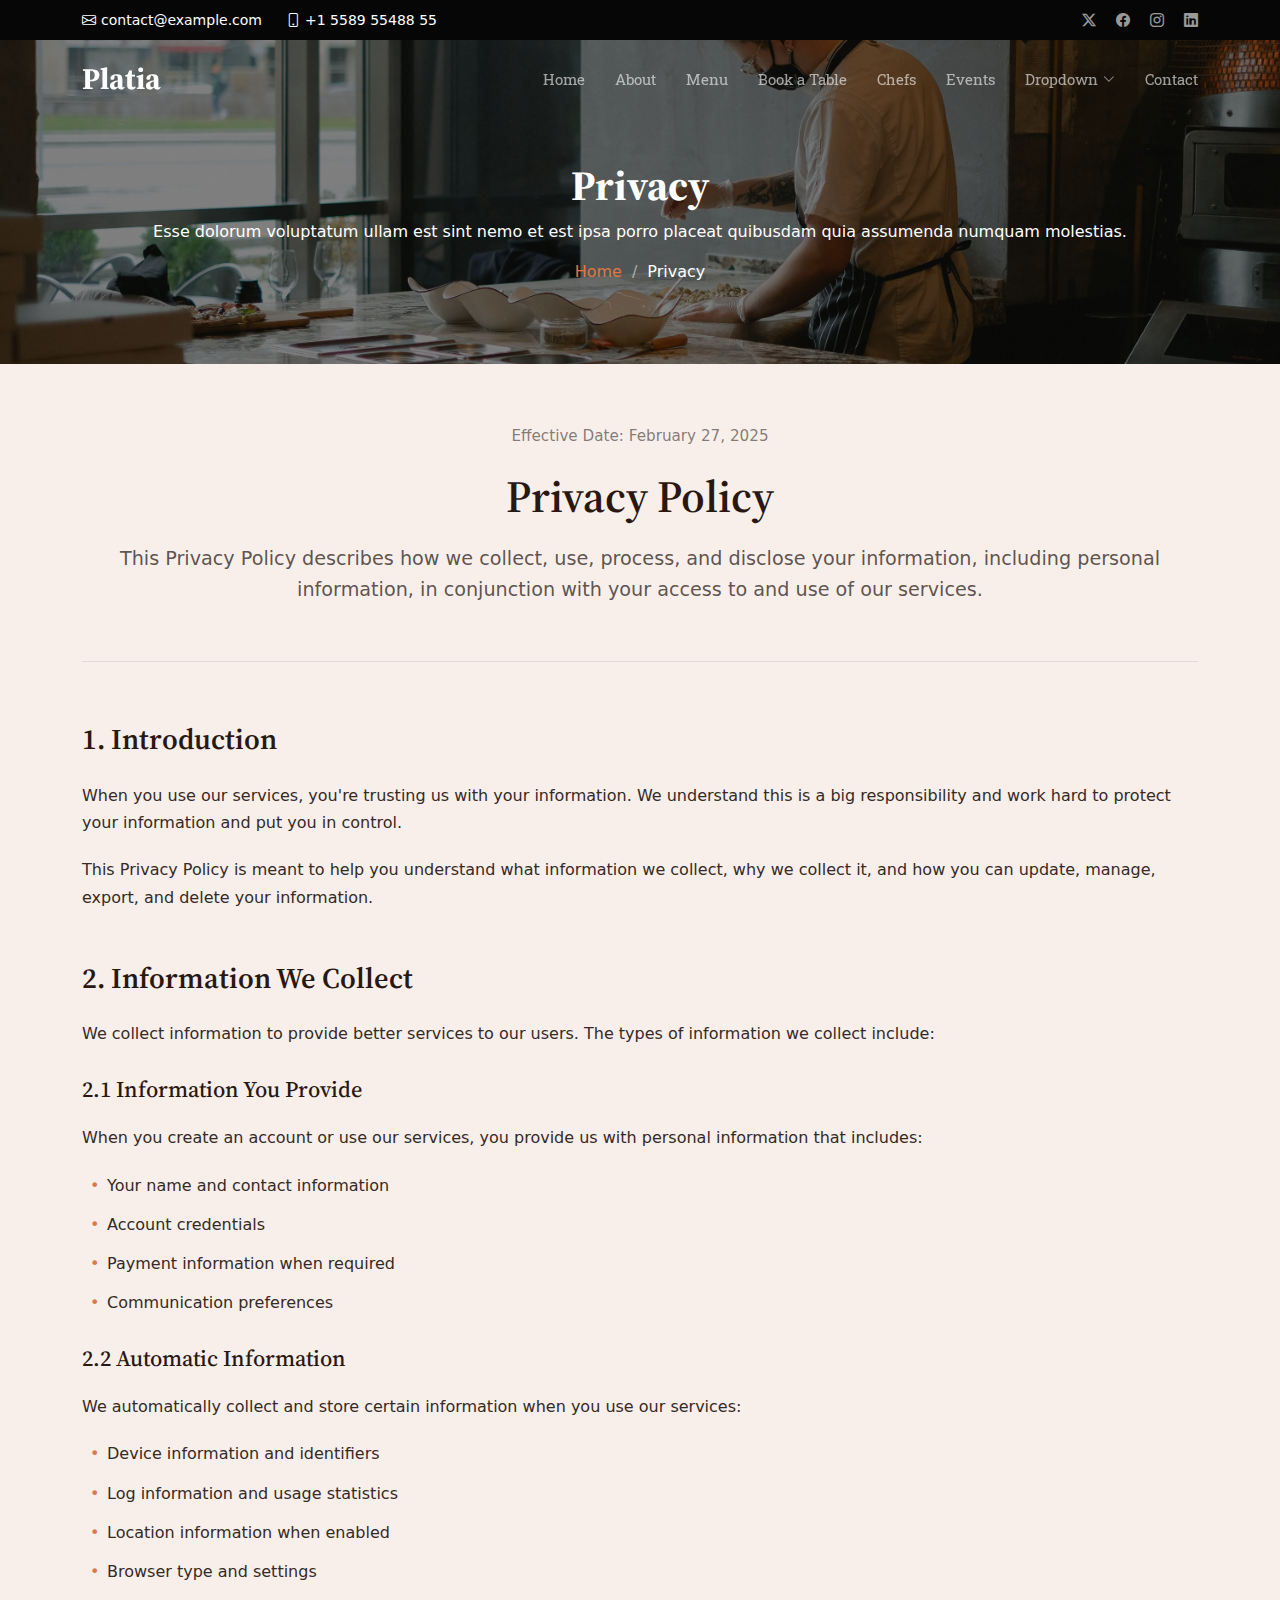
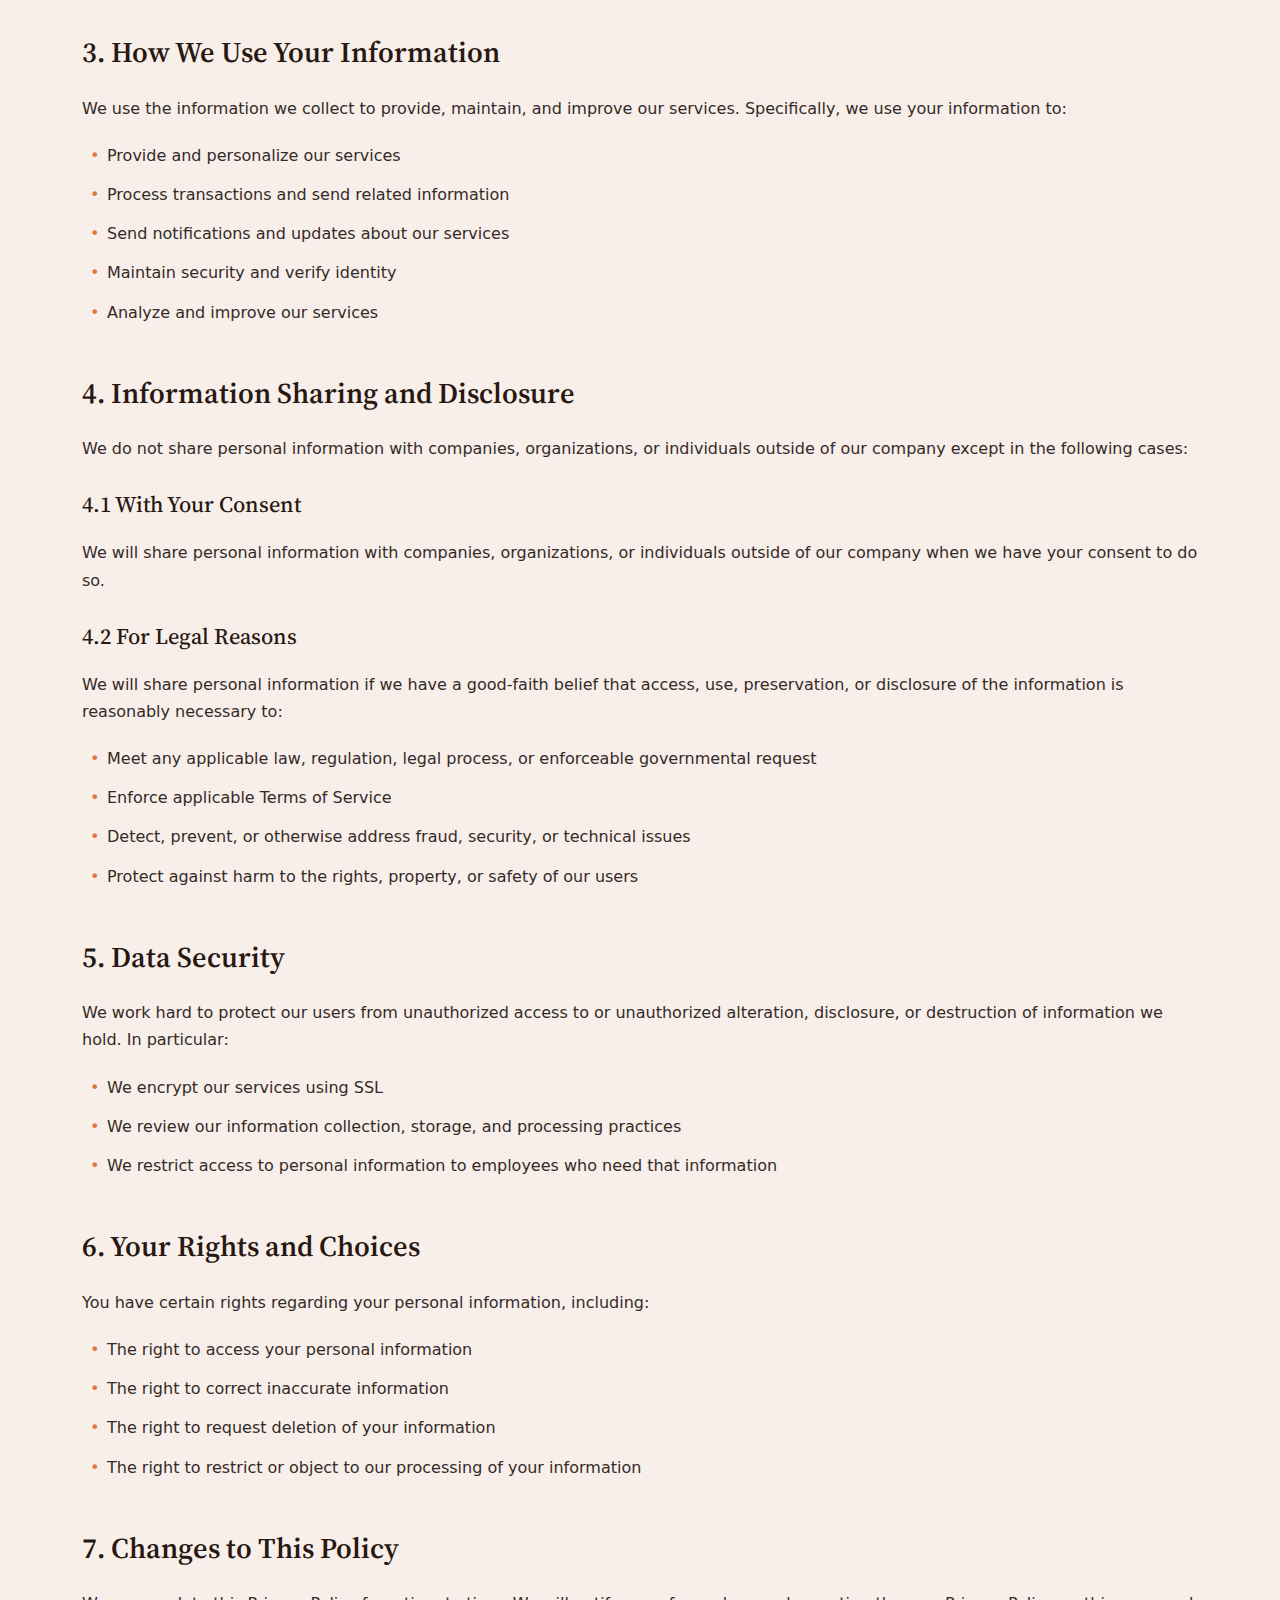
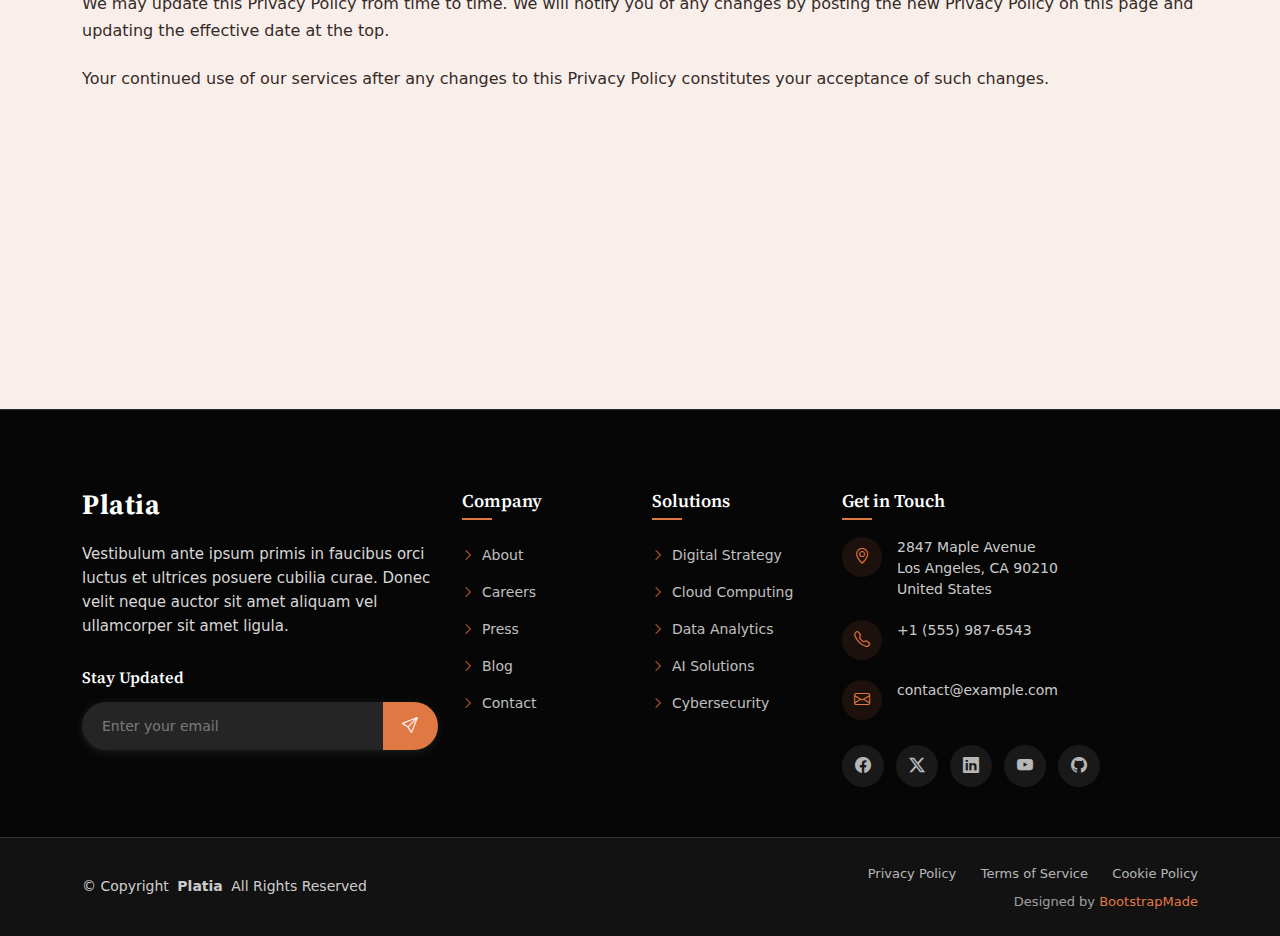
<file: privacy.html>
<!DOCTYPE html>
<html lang="en">

<head>
  <meta charset="utf-8">
  <meta content="width=device-width, initial-scale=1.0" name="viewport">
  <title>Privacy - Platia Bootstrap Template</title>
  <meta name="description" content="">
  <meta name="keywords" content="">

  <!-- Favicons -->
  <link href="assets/img/favicon.png" rel="icon">
  <link href="assets/img/apple-touch-icon.png" rel="apple-touch-icon">

  <!-- Fonts -->
  <link href="https://fonts.googleapis.com" rel="preconnect">
  <link href="https://fonts.gstatic.com" rel="preconnect" crossorigin>
  <link href="https://fonts.googleapis.com/css2?family=Roboto:ital,wght@0,100;0,300;0,400;0,500;0,700;0,900;1,100;1,300;1,400;1,500;1,700;1,900&family=Roboto+Slab:wght@100;200;300;400;500;600;700;800;900&family=Source+Serif+Pro:ital,wght@0,200;0,300;0,400;0,600;0,700;0,900;1,200;1,300;1,400;1,600;1,700;1,900&display=swap" rel="stylesheet">

  <!-- Vendor CSS Files -->
  <link href="assets/vendor/bootstrap/css/bootstrap.min.css" rel="stylesheet">
  <link href="assets/vendor/bootstrap-icons/bootstrap-icons.css" rel="stylesheet">
  <link href="assets/vendor/aos/aos.css" rel="stylesheet">
  <link href="assets/vendor/swiper/swiper-bundle.min.css" rel="stylesheet">
  <link href="assets/vendor/glightbox/css/glightbox.min.css" rel="stylesheet">

  <!-- Main CSS File -->
  <link href="assets/css/main.css" rel="stylesheet">

  <!-- =======================================================
  * Template Name: Platia
  * Template URL: https://bootstrapmade.com/platia-bootstrap-restaurant-template/
  * Updated: Aug 11 2025 with Bootstrap v5.3.7
  * Author: BootstrapMade.com
  * License: https://bootstrapmade.com/license/
  ======================================================== -->
</head>

<body class="privacy-page">

  <header id="header" class="header fixed-top">

    <div class="topbar d-flex align-items-center dark-background">
      <div class="container d-flex justify-content-center justify-content-md-between">
        <div class="contact-info d-flex align-items-center">
          <i class="bi bi-envelope d-flex align-items-center"><a href="mailto:contact@example.com">contact@example.com</a></i>
          <i class="bi bi-phone d-flex align-items-center ms-4"><span>+1 5589 55488 55</span></i>
        </div>
        <div class="social-links d-none d-md-flex align-items-center">
          <a href="#" class="twitter"><i class="bi bi-twitter-x"></i></a>
          <a href="#" class="facebook"><i class="bi bi-facebook"></i></a>
          <a href="#" class="instagram"><i class="bi bi-instagram"></i></a>
          <a href="#" class="linkedin"><i class="bi bi-linkedin"></i></a>
        </div>
      </div>
    </div><!-- End Top Bar -->

    <div class="branding d-flex align-items-cente">

      <div class="container position-relative d-flex align-items-center justify-content-between">
        <a href="index.html" class="logo d-flex align-items-center">
          <!-- Uncomment the line below if you also wish to use an image logo -->
          <!-- <img src="assets/img/logo.webp" alt=""> -->
          <h1 class="sitename">Platia</h1>
        </a>

        <nav id="navmenu" class="navmenu">
          <ul>
            <li><a href="#hero">Home</a></li>
            <li><a href="#about">About</a></li>
            <li><a href="#menu">Menu</a></li>
            <li><a href="#book-a-table">Book a Table</a></li>
            <li><a href="#chefs">Chefs</a></li>
            <li><a href="#events">Events</a></li>
            <li class="dropdown"><a href="#"><span>Dropdown</span> <i class="bi bi-chevron-down toggle-dropdown"></i></a>
              <ul>
                <li><a href="#">Dropdown 1</a></li>
                <li class="dropdown"><a href="#"><span>Deep Dropdown</span> <i class="bi bi-chevron-down toggle-dropdown"></i></a>
                  <ul>
                    <li><a href="#">Deep Dropdown 1</a></li>
                    <li><a href="#">Deep Dropdown 2</a></li>
                    <li><a href="#">Deep Dropdown 3</a></li>
                    <li><a href="#">Deep Dropdown 4</a></li>
                    <li><a href="#">Deep Dropdown 5</a></li>
                  </ul>
                </li>
                <li><a href="#">Dropdown 2</a></li>
                <li><a href="#">Dropdown 3</a></li>
                <li><a href="#">Dropdown 4</a></li>
              </ul>
            </li>
            <li><a href="#contact">Contact</a></li>
          </ul>
          <i class="mobile-nav-toggle d-xl-none bi bi-list"></i>
        </nav>

      </div>

    </div>

  </header>

  <main class="main">

    <!-- Page Title -->
    <div class="page-title dark-background" data-aos="fade" style="background-image: url(assets/img/restaurant/showcase-3.webp);">
      <div class="container position-relative">
        <h1>Privacy</h1>
        <p>Esse dolorum voluptatum ullam est sint nemo et est ipsa porro placeat quibusdam quia assumenda numquam molestias.</p>
        <nav class="breadcrumbs">
          <ol>
            <li><a href="index.html">Home</a></li>
            <li class="current">Privacy</li>
          </ol>
        </nav>
      </div>
    </div><!-- End Page Title -->

    <!-- Privacy Section -->
    <section id="privacy" class="privacy section">

      <div class="container" data-aos="fade-up">
        <!-- Header -->
        <div class="privacy-header" data-aos="fade-up">
          <div class="header-content">
            <div class="last-updated">Effective Date: February 27, 2025</div>
            <h1>Privacy Policy</h1>
            <p class="intro-text">This Privacy Policy describes how we collect, use, process, and disclose your information, including personal information, in conjunction with your access to and use of our services.</p>
          </div>
        </div>

        <!-- Main Content -->
        <div class="privacy-content" data-aos="fade-up">
          <!-- Introduction -->
          <div class="content-section">
            <h2>1. Introduction</h2>
            <p>When you use our services, you're trusting us with your information. We understand this is a big responsibility and work hard to protect your information and put you in control.</p>
            <p>This Privacy Policy is meant to help you understand what information we collect, why we collect it, and how you can update, manage, export, and delete your information.</p>
          </div>

          <!-- Information Collection -->
          <div class="content-section">
            <h2>2. Information We Collect</h2>
            <p>We collect information to provide better services to our users. The types of information we collect include:</p>

            <h3>2.1 Information You Provide</h3>
            <p>When you create an account or use our services, you provide us with personal information that includes:</p>
            <ul>
              <li>Your name and contact information</li>
              <li>Account credentials</li>
              <li>Payment information when required</li>
              <li>Communication preferences</li>
            </ul>

            <h3>2.2 Automatic Information</h3>
            <p>We automatically collect and store certain information when you use our services:</p>
            <ul>
              <li>Device information and identifiers</li>
              <li>Log information and usage statistics</li>
              <li>Location information when enabled</li>
              <li>Browser type and settings</li>
            </ul>
          </div>

          <!-- Use of Information -->
          <div class="content-section">
            <h2>3. How We Use Your Information</h2>
            <p>We use the information we collect to provide, maintain, and improve our services. Specifically, we use your information to:</p>
            <ul>
              <li>Provide and personalize our services</li>
              <li>Process transactions and send related information</li>
              <li>Send notifications and updates about our services</li>
              <li>Maintain security and verify identity</li>
              <li>Analyze and improve our services</li>
            </ul>
          </div>

          <!-- Information Sharing -->
          <div class="content-section">
            <h2>4. Information Sharing and Disclosure</h2>
            <p>We do not share personal information with companies, organizations, or individuals outside of our company except in the following cases:</p>

            <h3>4.1 With Your Consent</h3>
            <p>We will share personal information with companies, organizations, or individuals outside of our company when we have your consent to do so.</p>

            <h3>4.2 For Legal Reasons</h3>
            <p>We will share personal information if we have a good-faith belief that access, use, preservation, or disclosure of the information is reasonably necessary to:</p>
            <ul>
              <li>Meet any applicable law, regulation, legal process, or enforceable governmental request</li>
              <li>Enforce applicable Terms of Service</li>
              <li>Detect, prevent, or otherwise address fraud, security, or technical issues</li>
              <li>Protect against harm to the rights, property, or safety of our users</li>
            </ul>
          </div>

          <!-- Data Security -->
          <div class="content-section">
            <h2>5. Data Security</h2>
            <p>We work hard to protect our users from unauthorized access to or unauthorized alteration, disclosure, or destruction of information we hold. In particular:</p>
            <ul>
              <li>We encrypt our services using SSL</li>
              <li>We review our information collection, storage, and processing practices</li>
              <li>We restrict access to personal information to employees who need that information</li>
            </ul>
          </div>

          <!-- Your Rights -->
          <div class="content-section">
            <h2>6. Your Rights and Choices</h2>
            <p>You have certain rights regarding your personal information, including:</p>
            <ul>
              <li>The right to access your personal information</li>
              <li>The right to correct inaccurate information</li>
              <li>The right to request deletion of your information</li>
              <li>The right to restrict or object to our processing of your information</li>
            </ul>
          </div>

          <!-- Policy Updates -->
          <div class="content-section">
            <h2>7. Changes to This Policy</h2>
            <p>We may update this Privacy Policy from time to time. We will notify you of any changes by posting the new Privacy Policy on this page and updating the effective date at the top.</p>
            <p>Your continued use of our services after any changes to this Privacy Policy constitutes your acceptance of such changes.</p>
          </div>
        </div>

        <!-- Contact Section -->
        <div class="privacy-contact" data-aos="fade-up">
          <h2>Contact Us</h2>
          <p>If you have any questions about this Privacy Policy or our practices, please contact us:</p>
          <div class="contact-details">
            <p><strong>Email:</strong> privacy@example.com</p>
            <p><strong>Address:</strong> 123 Privacy Street, Security City, 12345</p>
          </div>
        </div>

      </div>

    </section><!-- /Privacy Section -->

  </main>

  <footer id="footer" class="footer dark-background">

    <div class="container">
      <div class="row gy-5">

        <div class="col-lg-4">
          <div class="footer-content">
            <a href="index.html" class="logo d-flex align-items-center mb-4">
              <span class="sitename">Platia</span>
            </a>
            <p class="mb-4">Vestibulum ante ipsum primis in faucibus orci luctus et ultrices posuere cubilia curae. Donec velit neque auctor sit amet aliquam vel ullamcorper sit amet ligula.</p>

            <div class="newsletter-form">
              <h5>Stay Updated</h5>
              <form action="forms/newsletter.php" method="post" class="php-email-form">
                <div class="input-group">
                  <input type="email" name="email" class="form-control" placeholder="Enter your email" required="">
                  <button type="submit" class="btn-subscribe">
                    <i class="bi bi-send"></i>
                  </button>
                </div>
                <div class="loading">Loading</div>
                <div class="error-message"></div>
                <div class="sent-message">Thank you for subscribing!</div>
              </form>
            </div>
          </div>
        </div>

        <div class="col-lg-2 col-6">
          <div class="footer-links">
            <h4>Company</h4>
            <ul>
              <li><a href="#"><i class="bi bi-chevron-right"></i> About</a></li>
              <li><a href="#"><i class="bi bi-chevron-right"></i> Careers</a></li>
              <li><a href="#"><i class="bi bi-chevron-right"></i> Press</a></li>
              <li><a href="#"><i class="bi bi-chevron-right"></i> Blog</a></li>
              <li><a href="#"><i class="bi bi-chevron-right"></i> Contact</a></li>
            </ul>
          </div>
        </div>

        <div class="col-lg-2 col-6">
          <div class="footer-links">
            <h4>Solutions</h4>
            <ul>
              <li><a href="#"><i class="bi bi-chevron-right"></i> Digital Strategy</a></li>
              <li><a href="#"><i class="bi bi-chevron-right"></i> Cloud Computing</a></li>
              <li><a href="#"><i class="bi bi-chevron-right"></i> Data Analytics</a></li>
              <li><a href="#"><i class="bi bi-chevron-right"></i> AI Solutions</a></li>
              <li><a href="#"><i class="bi bi-chevron-right"></i> Cybersecurity</a></li>
            </ul>
          </div>
        </div>

        <div class="col-lg-4">
          <div class="footer-contact">
            <h4>Get in Touch</h4>
            <div class="contact-item">
              <div class="contact-icon">
                <i class="bi bi-geo-alt"></i>
              </div>
              <div class="contact-info">
                <p>2847 Maple Avenue<br>Los Angeles, CA 90210<br>United States</p>
              </div>
            </div>

            <div class="contact-item">
              <div class="contact-icon">
                <i class="bi bi-telephone"></i>
              </div>
              <div class="contact-info">
                <p>+1 (555) 987-6543</p>
              </div>
            </div>

            <div class="contact-item">
              <div class="contact-icon">
                <i class="bi bi-envelope"></i>
              </div>
              <div class="contact-info">
                <p>contact@example.com</p>
              </div>
            </div>

            <div class="social-links">
              <a href="#"><i class="bi bi-facebook"></i></a>
              <a href="#"><i class="bi bi-twitter-x"></i></a>
              <a href="#"><i class="bi bi-linkedin"></i></a>
              <a href="#"><i class="bi bi-youtube"></i></a>
              <a href="#"><i class="bi bi-github"></i></a>
            </div>
          </div>
        </div>

      </div>
    </div>

    <div class="footer-bottom">
      <div class="container">
        <div class="row align-items-center">
          <div class="col-lg-6">
            <div class="copyright">
              <p>© <span>Copyright</span> <strong class="px-1 sitename">Platia</strong> <span>All Rights Reserved</span></p>
            </div>
          </div>
          <div class="col-lg-6">
            <div class="footer-bottom-links">
              <a href="#">Privacy Policy</a>
              <a href="#">Terms of Service</a>
              <a href="#">Cookie Policy</a>
            </div>
            <div class="credits">
              <!-- All the links in the footer should remain intact. -->
              <!-- You can delete the links only if you've purchased the pro version. -->
              <!-- Licensing information: https://bootstrapmade.com/license/ -->
              <!-- Purchase the pro version with working PHP/AJAX contact form: [buy-url] -->
              Designed by <a href="https://bootstrapmade.com/">BootstrapMade</a>
            </div>
          </div>
        </div>
      </div>
    </div>

  </footer>

  <!-- Scroll Top -->
  <a href="#" id="scroll-top" class="scroll-top d-flex align-items-center justify-content-center"><i class="bi bi-arrow-up-short"></i></a>

  <!-- Preloader -->
  <div id="preloader"></div>

  <!-- Vendor JS Files -->
  <script src="assets/vendor/bootstrap/js/bootstrap.bundle.min.js"></script>
  <script src="assets/vendor/php-email-form/validate.js"></script>
  <script src="assets/vendor/aos/aos.js"></script>
  <script src="assets/vendor/imagesloaded/imagesloaded.pkgd.min.js"></script>
  <script src="assets/vendor/isotope-layout/isotope.pkgd.min.js"></script>
  <script src="assets/vendor/swiper/swiper-bundle.min.js"></script>
  <script src="assets/vendor/glightbox/js/glightbox.min.js"></script>

  <!-- Main JS File -->
  <script src="assets/js/main.js"></script>

</body>

</html>
</file>
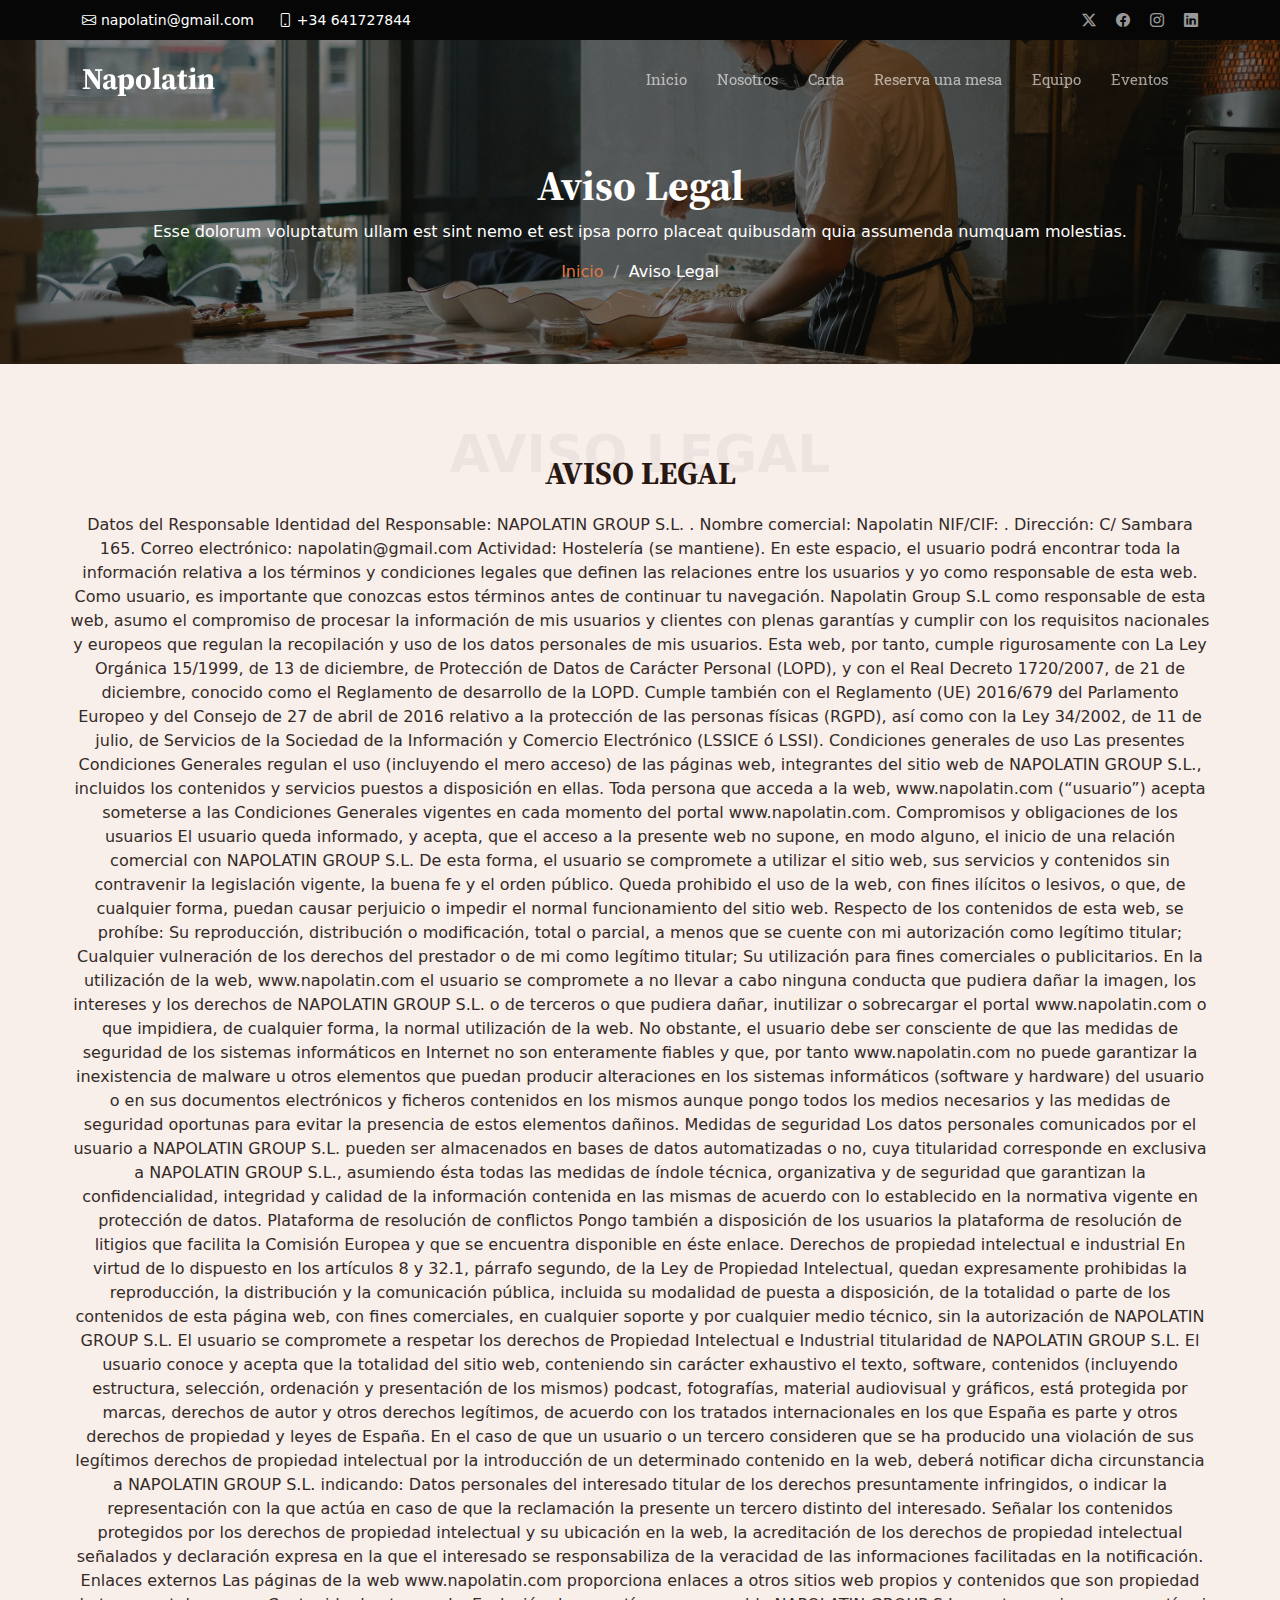
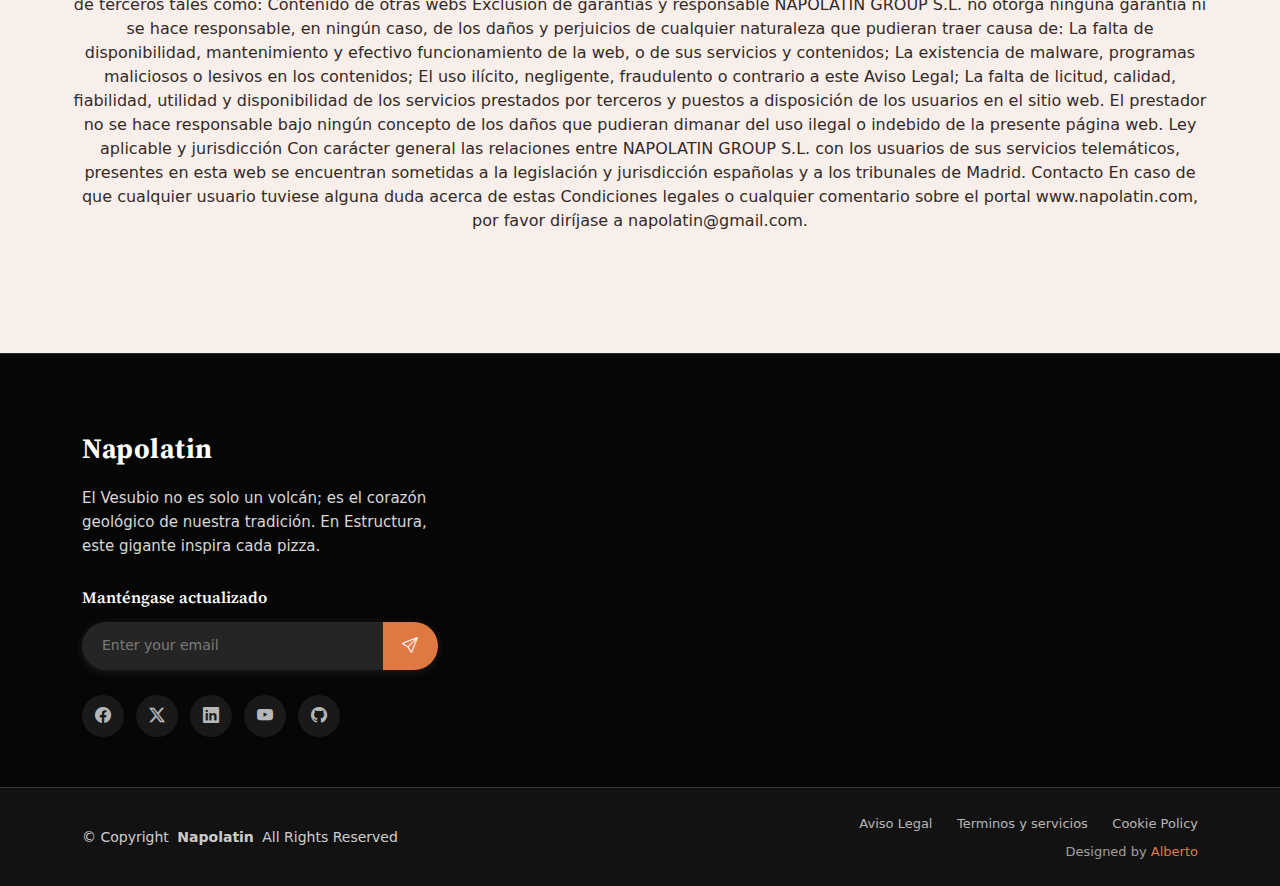
<file: starter-page.html>
<!DOCTYPE html>
<html lang="en">

<head>
  <meta charset="utf-8">
  <meta content="width=device-width, initial-scale=1.0" name="viewport">
  <title>Starter Page - Platia Bootstrap Template</title>
  <meta name="description" content="">
  <meta name="keywords" content="">

  <!-- Favicons -->
  <link href="assets/img/favicon.png" rel="icon">
  <link href="assets/img/apple-touch-icon.png" rel="apple-touch-icon">

  <!-- Fonts -->
  <link href="https://fonts.googleapis.com" rel="preconnect">
  <link href="https://fonts.gstatic.com" rel="preconnect" crossorigin>
  <link href="https://fonts.googleapis.com/css2?family=Roboto:ital,wght@0,100;0,300;0,400;0,500;0,700;0,900;1,100;1,300;1,400;1,500;1,700;1,900&family=Roboto+Slab:wght@100;200;300;400;500;600;700;800;900&family=Source+Serif+Pro:ital,wght@0,200;0,300;0,400;0,600;0,700;0,900;1,200;1,300;1,400;1,600;1,700;1,900&display=swap" rel="stylesheet">

  <!-- Vendor CSS Files -->
  <link href="assets/vendor/bootstrap/css/bootstrap.min.css" rel="stylesheet">
  <link href="assets/vendor/bootstrap-icons/bootstrap-icons.css" rel="stylesheet">
  <link href="assets/vendor/aos/aos.css" rel="stylesheet">
  <link href="assets/vendor/swiper/swiper-bundle.min.css" rel="stylesheet">
  <link href="assets/vendor/glightbox/css/glightbox.min.css" rel="stylesheet">

  <!-- Main CSS File -->
  <link href="assets/css/main.css" rel="stylesheet">

  <!-- =======================================================
  * Template Name: Platia
  * Template URL: https://bootstrapmade.com/platia-bootstrap-restaurant-template/
  * Updated: Aug 11 2025 with Bootstrap v5.3.7
  * Author: BootstrapMade.com
  * License: https://bootstrapmade.com/license/
  ======================================================== -->
</head>

<body class="starter-page-page">

  <header id="header" class="header fixed-top">

    <div class="topbar d-flex align-items-center dark-background">
      <div class="container d-flex justify-content-center justify-content-md-between">
        <div class="contact-info d-flex align-items-center">
          <i class="bi bi-envelope d-flex align-items-center"><a href="mailto:contact@example.com">napolatin@gmail.com</a></i>
          <i class="bi bi-phone d-flex align-items-center ms-4"><span>+34 641727844</span></i>
        </div>
        <div class="social-links d-none d-md-flex align-items-center">
          <a href="http://instagram.com/napolatin" class="twitter"><i class="bi bi-twitter-x"></i></a>
          <a href="http://instagram.com/napolatin" class="facebook"><i class="bi bi-facebook"></i></a>
          <a href="http://instagram.com/napolatin" class="instagram"><i class="bi bi-instagram"></i></a>
          <a href="http://instagram.com/napolatin" class="linkedin"><i class="bi bi-linkedin"></i></a>
        </div>
      </div>
    </div><!-- End Top Bar -->

    <div class="branding d-flex align-items-cente">

      <div class="container position-relative d-flex align-items-center justify-content-between">
        <a href="index.html" class="logo d-flex align-items-center">
          <!-- Uncomment the line below if you also wish to use an image logo -->
          <!-- <img src="assets/img/logo.webp" alt=""> -->
          <h1 class="sitename">Napolatin</h1>
        </a>

        <nav id="navmenu" class="navmenu">
          <ul>
            <li><a href="index.html">Inicio</a></li>
            <li><a href="index.html#about">Nosotros</a></li>
            <li><a href="index.html#menu">Carta</a></li>
            <li><a href="index.html#book-a-table">Reserva una mesa</a></li>
            <li><a href="index.html#chefs">Equipo</a></li>
            <li><a href="index.html#events">Eventos</a></li>
            <li><a href="contacto.html"></a></li>
          </ul>
          <i class="mobile-nav-toggle d-xl-none bi bi-list"></i>
        </nav>

      </div>

    </div>

  </header>

  <main class="main">

    <!-- Page Title -->
    <div class="page-title dark-background" data-aos="fade" style="background-image: url(assets/img/restaurant/showcase-3.webp);">
      <div class="container position-relative">
        <h1>Aviso Legal</h1>
        <p>Esse dolorum voluptatum ullam est sint nemo et est ipsa porro placeat quibusdam quia assumenda numquam molestias.</p>
        <nav class="breadcrumbs">
          <ol>
            <li><a href="index.html">Inicio</a></li>
            <li class="current">Aviso Legal</li>
          </ol>
        </nav>
      </div>
    </div><!-- End Page Title -->

    <!-- Starter Section Section -->
    <section id="starter-section" class="starter-section section">

      <!-- Section Title -->
      <div class="container section-title" data-aos="fade-up">
        <span class="description-title">Aviso Legal</span>
        <h2>Aviso Legal</h2>
        <div id="intellectual-property" class="content-section">
        <p>

Datos del Responsable
Identidad del Responsable: NAPOLATIN GROUP S.L. .

Nombre comercial: Napolatin

NIF/CIF: .

Dirección: C/ Sambara 165.

Correo electrónico: napolatin@gmail.com

Actividad: Hostelería (se mantiene).

En este espacio, el usuario podrá encontrar toda la información relativa a los términos y condiciones legales que definen las relaciones entre los usuarios y yo como responsable de esta web. Como usuario, es importante que conozcas estos términos antes de continuar tu navegación.

Napolatin Group S.L como responsable de esta web, asumo el compromiso de procesar la información de mis usuarios y clientes con plenas garantías y cumplir con los requisitos nacionales y europeos que regulan la recopilación y uso de los datos personales de mis usuarios.

Esta web, por tanto, cumple rigurosamente con La Ley Orgánica 15/1999, de 13 de diciembre, de Protección de Datos de Carácter Personal (LOPD), y con el Real Decreto 1720/2007, de 21 de diciembre, conocido como el Reglamento de desarrollo de la LOPD. Cumple también con el Reglamento (UE) 2016/679 del Parlamento Europeo y del Consejo de 27 de abril de 2016 relativo a la protección de las personas físicas (RGPD), así como con la Ley 34/2002, de 11 de julio, de Servicios de la Sociedad de la Información y Comercio Electrónico (LSSICE ó LSSI).

Condiciones generales de uso
Las presentes Condiciones Generales regulan el uso (incluyendo el mero acceso) de las páginas web, integrantes del sitio web de NAPOLATIN GROUP S.L., incluidos los contenidos y servicios puestos a disposición en ellas. Toda persona que acceda a la web, www.napolatin.com (“usuario”) acepta someterse a las Condiciones Generales vigentes en cada momento del portal www.napolatin.com.

Compromisos y obligaciones de los usuarios
El usuario queda informado, y acepta, que el acceso a la presente web no supone, en modo alguno, el inicio de una relación comercial con NAPOLATIN GROUP S.L. De esta forma, el usuario se compromete a utilizar el sitio web, sus servicios y contenidos sin contravenir la legislación vigente, la buena fe y el orden público.

Queda prohibido el uso de la web, con fines ilícitos o lesivos, o que, de cualquier forma, puedan causar perjuicio o impedir el normal funcionamiento del sitio web. Respecto de los contenidos de esta web, se prohíbe:

Su reproducción, distribución o modificación, total o parcial, a menos que se cuente con mi autorización como legítimo titular;

Cualquier vulneración de los derechos del prestador o de mi como legítimo titular;

Su utilización para fines comerciales o publicitarios.

En la utilización de la web, www.napolatin.com el usuario se compromete a no llevar a cabo ninguna conducta que pudiera dañar la imagen, los intereses y los derechos de NAPOLATIN GROUP S.L. o de terceros o que pudiera dañar, inutilizar o sobrecargar el portal www.napolatin.com o que impidiera, de cualquier forma, la normal utilización de la web.

No obstante, el usuario debe ser consciente de que las medidas de seguridad de los sistemas informáticos en Internet no son enteramente fiables y que, por tanto www.napolatin.com no puede garantizar la inexistencia de malware u otros elementos que puedan producir alteraciones en los sistemas informáticos (software y hardware) del usuario o en sus documentos electrónicos y ficheros contenidos en los mismos aunque pongo todos los medios necesarios y las medidas de seguridad oportunas para evitar la presencia de estos elementos dañinos.

Medidas de seguridad
Los datos personales comunicados por el usuario a NAPOLATIN GROUP S.L. pueden ser almacenados en bases de datos automatizadas o no, cuya titularidad corresponde en exclusiva a NAPOLATIN GROUP S.L., asumiendo ésta todas las medidas de índole técnica, organizativa y de seguridad que garantizan la confidencialidad, integridad y calidad de la información contenida en las mismas de acuerdo con lo establecido en la normativa vigente en protección de datos.

Plataforma de resolución de conflictos
Pongo también a disposición de los usuarios la plataforma de resolución de litigios que facilita la Comisión Europea y que se encuentra disponible en éste enlace.

Derechos de propiedad intelectual e industrial
En virtud de lo dispuesto en los artículos 8 y 32.1, párrafo segundo, de la Ley de Propiedad Intelectual, quedan expresamente prohibidas la reproducción, la distribución y la comunicación pública, incluida su modalidad de puesta a disposición, de la totalidad o parte de los contenidos de esta página web, con fines comerciales, en cualquier soporte y por cualquier medio técnico, sin la autorización de NAPOLATIN GROUP S.L. El usuario se compromete a respetar los derechos de Propiedad Intelectual e Industrial titularidad de NAPOLATIN GROUP S.L.

El usuario conoce y acepta que la totalidad del sitio web, conteniendo sin carácter exhaustivo el texto, software, contenidos (incluyendo estructura, selección, ordenación y presentación de los mismos) podcast, fotografías, material audiovisual y gráficos, está protegida por marcas, derechos de autor y otros derechos legítimos, de acuerdo con los tratados internacionales en los que España es parte y otros derechos de propiedad y leyes de España.

En el caso de que un usuario o un tercero consideren que se ha producido una violación de sus legítimos derechos de propiedad intelectual por la introducción de un determinado contenido en la web, deberá notificar dicha circunstancia a NAPOLATIN GROUP S.L. indicando:

Datos personales del interesado titular de los derechos presuntamente infringidos, o indicar la representación con la que actúa en caso de que la reclamación la presente un tercero distinto del interesado.

Señalar los contenidos protegidos por los derechos de propiedad intelectual y su ubicación en la web, la acreditación de los derechos de propiedad intelectual señalados y declaración expresa en la que el interesado se responsabiliza de la veracidad de las informaciones facilitadas en la notificación.

Enlaces externos
Las páginas de la web www.napolatin.com proporciona enlaces a otros sitios web propios y contenidos que son propiedad de terceros tales como:

Contenido de otras webs

Exclusión de garantías y responsable
NAPOLATIN GROUP S.L. no otorga ninguna garantía ni se hace responsable, en ningún caso, de los daños y perjuicios de cualquier naturaleza que pudieran traer causa de:

La falta de disponibilidad, mantenimiento y efectivo funcionamiento de la web, o de sus servicios y contenidos;

La existencia de malware, programas maliciosos o lesivos en los contenidos;

El uso ilícito, negligente, fraudulento o contrario a este Aviso Legal;

La falta de licitud, calidad, fiabilidad, utilidad y disponibilidad de los servicios prestados por terceros y puestos a disposición de los usuarios en el sitio web.

El prestador no se hace responsable bajo ningún concepto de los daños que pudieran dimanar del uso ilegal o indebido de la presente página web.

Ley aplicable y jurisdicción
Con carácter general las relaciones entre NAPOLATIN GROUP S.L. con los usuarios de sus servicios telemáticos, presentes en esta web se encuentran sometidas a la legislación y jurisdicción españolas y a los tribunales de Madrid.

Contacto
En caso de que cualquier usuario tuviese alguna duda acerca de estas Condiciones legales o cualquier comentario sobre el portal www.napolatin.com, por favor diríjase a napolatin@gmail.com.
  </p>
        </div>
        
      </div><!-- End Section Title -->

      <div class="container" data-aos="fade-up">
        <p></p>
      </div>

    </section><!-- /Starter Section Section -->

  </main>

  <footer id="footer" class="footer dark-background">

    <div class="container">
      <div class="row gy-5">

        <div class="col-lg-4">
          <div class="footer-content">
            <a href="index.html" class="logo d-flex align-items-center mb-4">
              <span class="sitename">Napolatin</span>
            </a>
            <p class="mb-4">El Vesubio no es solo un volcán; es el corazón geológico de nuestra tradición. En Estructura, este gigante inspira cada pizza.</p>

            

    <div class="newsletter-form">
              <h5>Manténgase actualizado</h5>
              <form action="forms/newsletter.php" method="post" class="php-email-form">
                <div class="input-group">
                  <input type="email" name="email" class="form-control" placeholder="Enter your email" required="">
                  <button type="submit" class="btn-subscribe">
                    <i class="bi bi-send"></i>
                  </button>
                </div>
                <div class="loading">Cargando</div>
                <div class="error-message"></div>
                <div class="sent-message">Gracias por tu Suscripcion</div>
              </form>
            </div>
          </div>
        </div>

        

            <div class="social-links">
              <a href="https://www.instagram.com/napolatin/"><i class="bi bi-facebook"></i></a>
              <a href="https://www.instagram.com/napolatin/"><i class="bi bi-twitter-x"></i></a>
              <a href="https://www.instagram.com/napolatin/"><i class="bi bi-linkedin"></i></a>
              <a href="https://www.instagram.com/napolatin/"><i class="bi bi-youtube"></i></a>
              <a href="https://www.instagram.com/napolatin/"><i class="bi bi-github"></i></a>
            </div>
          </div>
        </div>

    <div class="footer-bottom">
      <div class="container">
        <div class="row align-items-center">
          <div class="col-lg-6">
            <div class="copyright">
              <p>© <span>Copyright</span> <strong class="px-1 sitename">Napolatin</strong> <span>All Rights Reserved</span></p>
            </div>
          </div>
          <div class="col-lg-6">
            <div class="footer-bottom-links">
              <a href="starter-page.html">Aviso Legal</a>
              <a href="terms.html">Terminos y servicios</a>
              <a href="404.html">Cookie Policy</a>
            </div>
            <div class="credits">
              <!-- All the links in the footer should remain intact. -->
              <!-- You can delete the links only if you've purchased the pro version. -->
              <!-- Licensing information: https://bootstrapmade.com/license/ -->
              <!-- Purchase the pro version with working PHP/AJAX contact form: [buy-url] -->
              Designed by <a href="http://napolatin.com">Alberto</a>
            </div>
          </div>
        </div>
      </div>
    </div>

  </footer>

  <!-- Scroll Top -->
  <a href="#" id="scroll-top" class="scroll-top d-flex align-items-center justify-content-center"><i class="bi bi-arrow-up-short"></i></a>

  <!-- Preloader -->
  <div id="preloader"></div>

  <!-- Vendor JS Files -->
  <script src="assets/vendor/bootstrap/js/bootstrap.bundle.min.js"></script>
  <script src="assets/vendor/php-email-form/validate.js"></script>
  <script src="assets/vendor/aos/aos.js"></script>
  <script src="assets/vendor/imagesloaded/imagesloaded.pkgd.min.js"></script>
  <script src="assets/vendor/isotope-layout/isotope.pkgd.min.js"></script>
  <script src="assets/vendor/swiper/swiper-bundle.min.js"></script>
  <script src="assets/vendor/glightbox/js/glightbox.min.js"></script>

  <!-- Main JS File -->
  <script src="assets/js/main.js"></script>

</body>

</html>
</file>
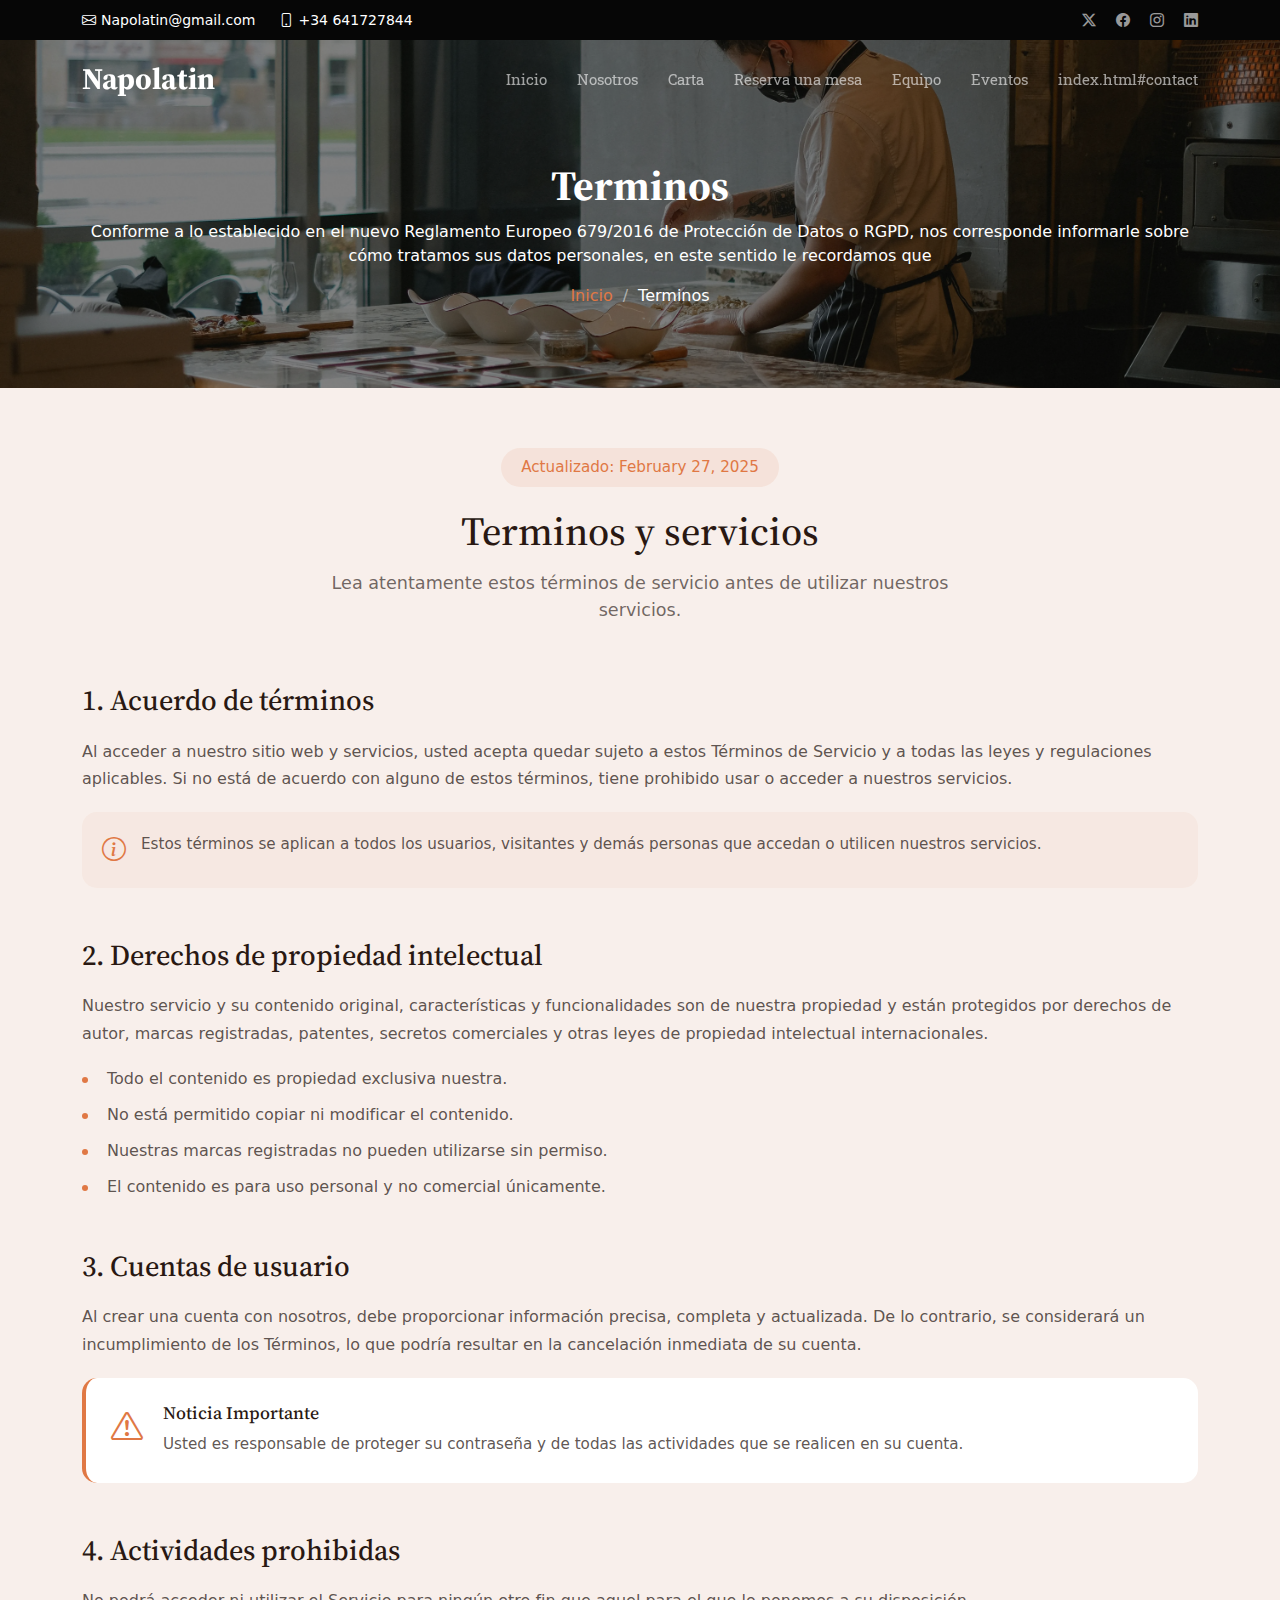
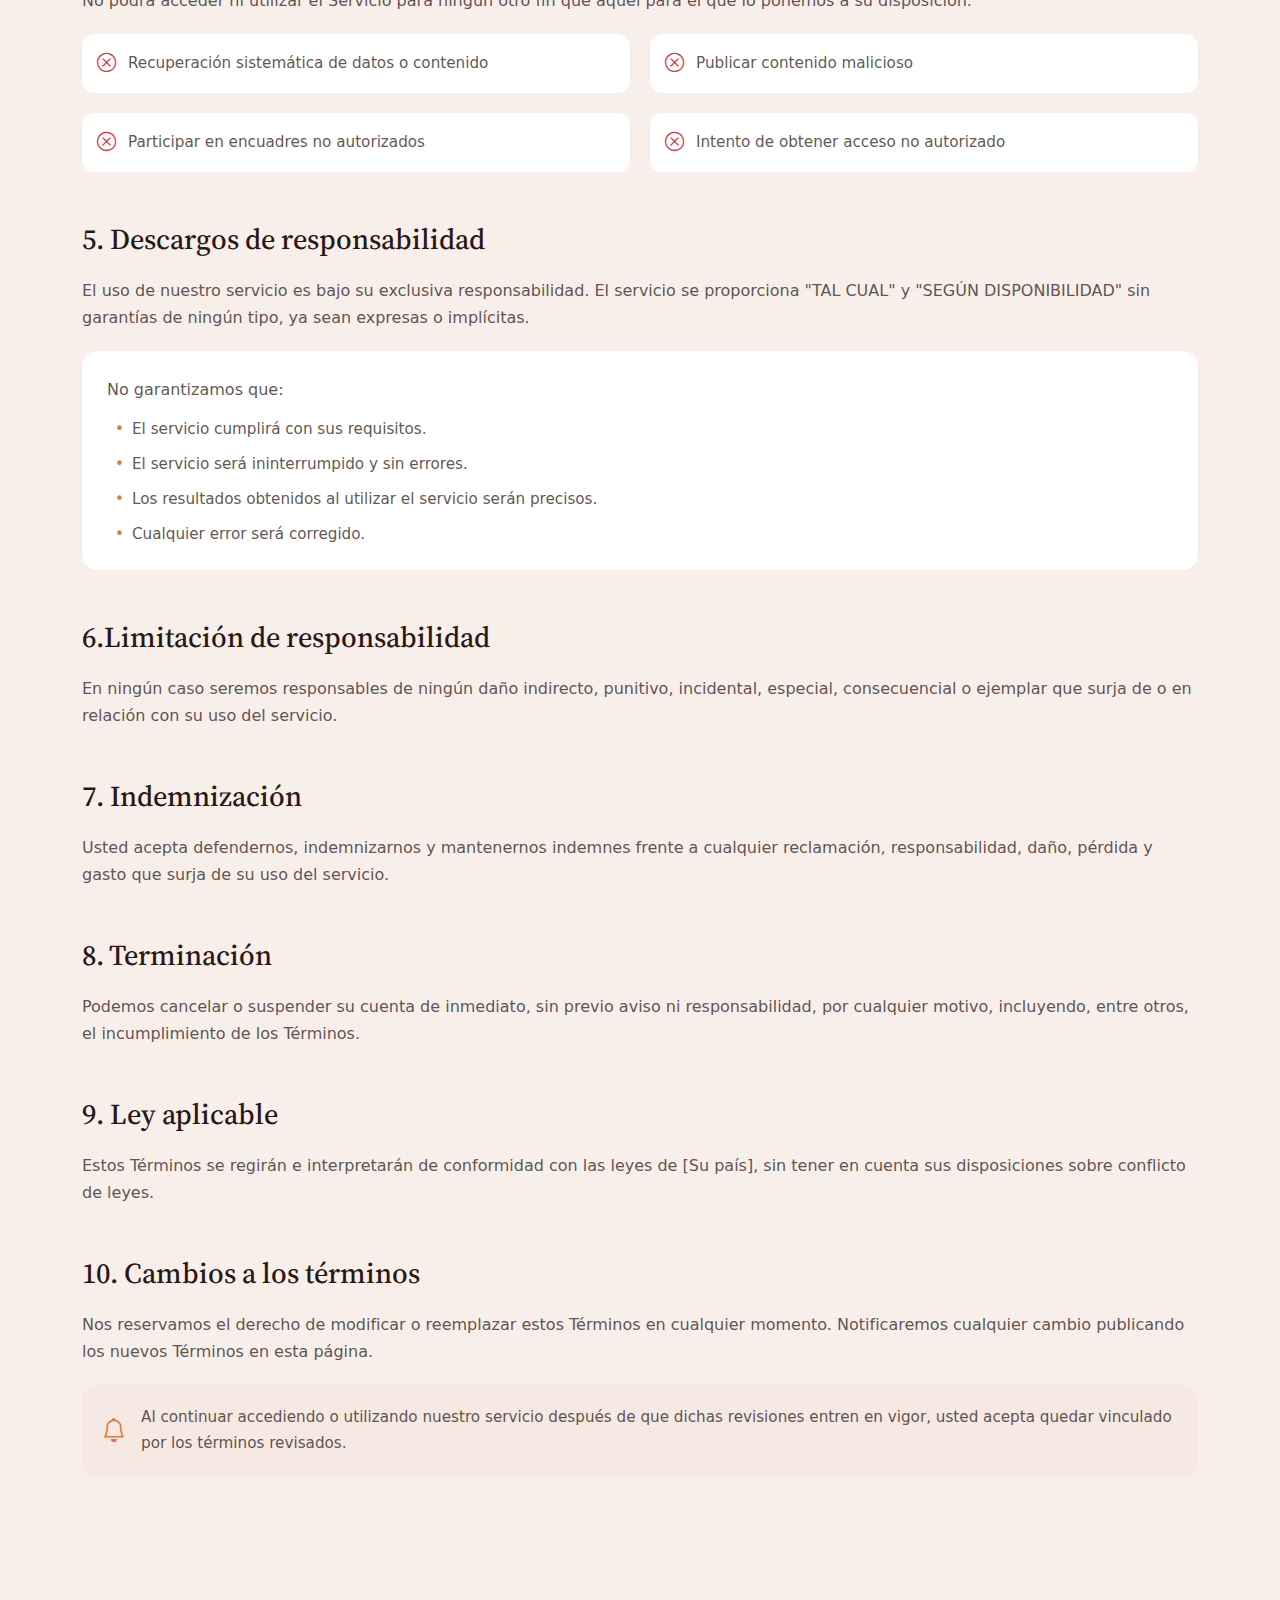
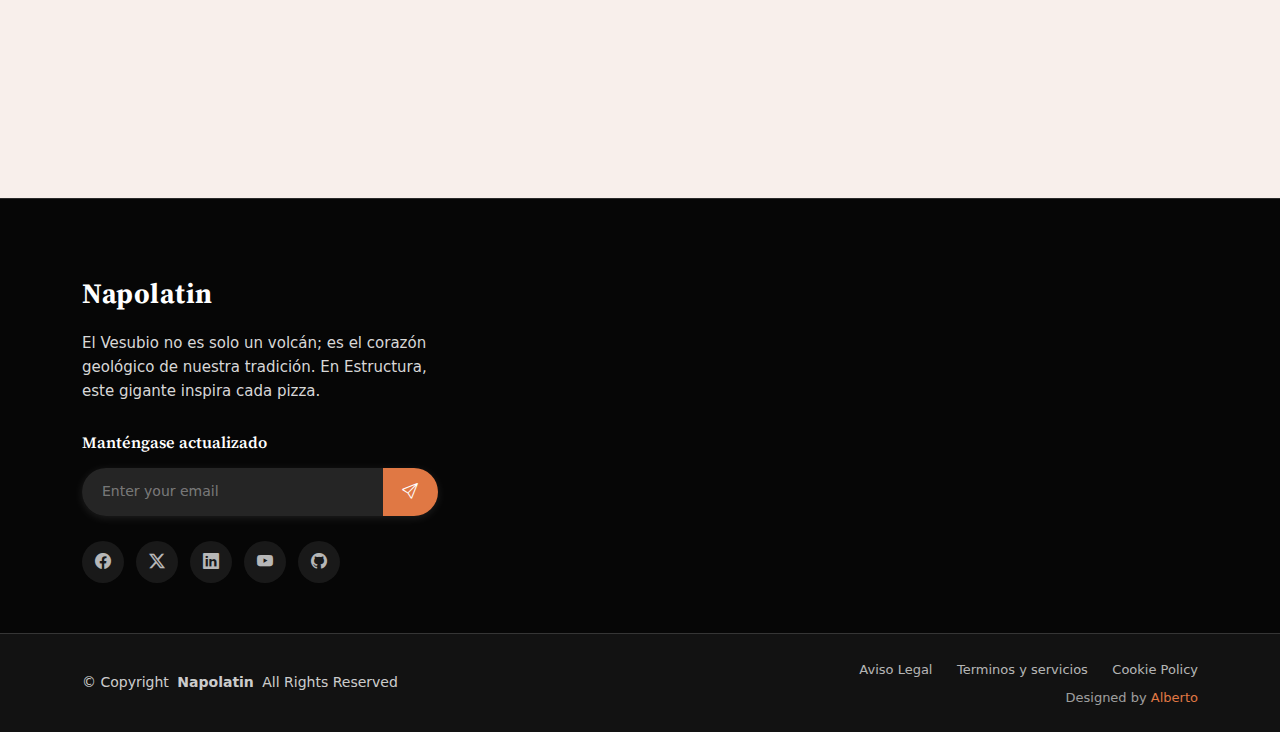
<file: terms.html>
<!DOCTYPE html>
<html lang="es">

<head>
  <meta charset="utf-8">
  <meta content="width=device-width, initial-scale=1.0" name="viewport">
  <title>Napolatin Pizzeria</title>
  <meta name="description" content="">
  <meta name="keywords" content="">

  <!-- Favicons -->
  <link href="assets/img/favicon.png" rel="icon">
  <link href="assets/img/apple-touch-icon.png" rel="apple-touch-icon">

  <!-- Fonts -->
  <link href="https://fonts.googleapis.com" rel="preconnect">
  <link href="https://fonts.gstatic.com" rel="preconnect" crossorigin>
  <link href="https://fonts.googleapis.com/css2?family=Roboto:ital,wght@0,100;0,300;0,400;0,500;0,700;0,900;1,100;1,300;1,400;1,500;1,700;1,900&family=Roboto+Slab:wght@100;200;300;400;500;600;700;800;900&family=Source+Serif+Pro:ital,wght@0,200;0,300;0,400;0,600;0,700;0,900;1,200;1,300;1,400;1,600;1,700;1,900&display=swap" rel="stylesheet">

  <!-- Vendor CSS Files -->
  <link href="assets/vendor/bootstrap/css/bootstrap.min.css" rel="stylesheet">
  <link href="assets/vendor/bootstrap-icons/bootstrap-icons.css" rel="stylesheet">
  <link href="assets/vendor/aos/aos.css" rel="stylesheet">
  <link href="assets/vendor/swiper/swiper-bundle.min.css" rel="stylesheet">
  <link href="assets/vendor/glightbox/css/glightbox.min.css" rel="stylesheet">

  <!-- Main CSS File -->
  <link href="assets/css/main.css" rel="stylesheet">

  <!-- =======================================================
  * Template Name: Platia
  * Template URL: https://bootstrapmade.com/platia-bootstrap-restaurant-template/
  * Updated: Aug 11 2025 with Bootstrap v5.3.7
  * Author: BootstrapMade.com
  * License: https://bootstrapmade.com/license/
  ======================================================== -->
</head>

<body class="terms-page">

  <header id="header" class="header fixed-top">

    <div class="topbar d-flex align-items-center dark-background">
      <div class="container d-flex justify-content-center justify-content-md-between">
        <div class="contact-info d-flex align-items-center">
          <i class="bi bi-envelope d-flex align-items-center"><a href="mailto:contact@example.com">Napolatin@gmail.com</a></i>
          <i class="bi bi-phone d-flex align-items-center ms-4"><span>+34 641727844</span></i>
        </div>
        <div class="social-links d-none d-md-flex align-items-center">
          <a href="https://www.instagram.com/napolatin/" class="twitter"><i class="bi bi-twitter-x"></i></a>
          <a href="https://www.instagram.com/napolatin/" class="facebook"><i class="bi bi-facebook"></i></a>
          <a href="https://www.instagram.com/napolatin/" class="instagram"><i class="bi bi-instagram"></i></a>
          <a href="https://www.instagram.com/napolatin/" class="linkedin"><i class="bi bi-linkedin"></i></a>
        </div>
      </div>
    </div><!-- End Top Bar -->

    <div class="branding d-flex align-items-cente">

      <div class="container position-relative d-flex align-items-center justify-content-between">
        <a href="index.html" class="logo d-flex align-items-center">
          <!-- Uncomment the line below if you also wish to use an image logo -->
          <!-- <img src="assets/img/logo.webp" alt=""> -->
          <h1 class="sitename">Napolatin</h1>
        </a>

        <nav id="navmenu" class="navmenu">
          <ul>
            <li><a href="index.html">Inicio</a></li>
            <li><a href="index.html#about">Nosotros</a></li>
            <li><a href="index.html#menu">Carta</a></li>
            <li><a href="index.html#book-a-table">Reserva una mesa</a></li>
            <li><a href="index.html#chefs">Equipo</a></li>
            <li><a href="index.html#events">Eventos</a></li>
            <li><a href="#contact">index.html#contact</a></li>
          </ul>
          <i class="mobile-nav-toggle d-xl-none bi bi-list"></i>
        </nav>

      </div>

    </div>

  </header>

  <main class="main">

    <!-- Page Title -->
    <div class="page-title dark-background" data-aos="fade" style="background-image: url(assets/img/restaurant/showcase-3.webp);">
      <div class="container position-relative">
        <h1>Terminos</h1>
        <p>Conforme a lo establecido en el nuevo Reglamento Europeo 679/2016 de Protección de Datos o RGPD, nos corresponde informarle sobre cómo tratamos sus datos personales, en este sentido le recordamos que</p>
        <nav class="breadcrumbs">
          <ol>
            <li><a href="index.html">Inicio</a></li>
            <li class="current">Terminos</li>
          </ol>
        </nav>
      </div>
    </div><!-- End Page Title -->

    <!-- Terms Of Service Section -->
    <section id="terms-of-service" class="terms-of-service section">

      <div class="container" data-aos="fade-up">
        <!-- Page Header -->
        <div class="tos-header text-center" data-aos="fade-up">
          <span class="last-updated">Actualizado: February 27, 2025</span>
          <h2>Terminos y servicios</h2>
          <p>Lea atentamente estos términos de servicio antes de utilizar nuestros servicios.</p>
        </div>

        <!-- Content -->
        <div class="tos-content" data-aos="fade-up" data-aos-delay="200">
          <!-- Agreement Section -->
          <div id="agreement" class="content-section">
            <h3>1. Acuerdo de términos</h3>
            <p>Al acceder a nuestro sitio web y servicios, usted acepta quedar sujeto a estos Términos de Servicio y a todas las leyes y regulaciones aplicables. Si no está de acuerdo con alguno de estos términos, tiene prohibido usar o acceder a nuestros servicios.</p>
            <div class="info-box">
              <i class="bi bi-info-circle"></i>
              <p>Estos términos se aplican a todos los usuarios, visitantes y demás personas que accedan o utilicen nuestros servicios.</p>
            </div>
          </div>

          <!-- Intellectual Property -->
          <div id="intellectual-property" class="content-section">
            <h3>2. Derechos de propiedad intelectual</h3>
            <p>Nuestro servicio y su contenido original, características y funcionalidades son de nuestra propiedad y están protegidos por derechos de autor, marcas registradas, patentes, secretos comerciales y otras leyes de propiedad intelectual internacionales.</p>
            <ul class="list-items">
              <li>Todo el contenido es propiedad exclusiva nuestra.</li>
              <li>No está permitido copiar ni modificar el contenido.</li>
              <li>Nuestras marcas registradas no pueden utilizarse sin permiso.</li>
              <li>El contenido es para uso personal y no comercial únicamente.</li>
            </ul>
          </div>

          <!-- User Accounts -->
          <div id="user-accounts" class="content-section">
            <h3>3. Cuentas de usuario</h3>
            <p>Al crear una cuenta con nosotros, debe proporcionar información precisa, completa y actualizada. De lo contrario, se considerará un incumplimiento de los Términos, lo que podría resultar en la cancelación inmediata de su cuenta.</p>
            <div class="alert-box">
              <i class="bi bi-exclamation-triangle"></i>
              <div class="alert-content">
                <h5>Noticia Importante</h5>
                <p>Usted es responsable de proteger su contraseña y de todas las actividades que se realicen en su cuenta.</p>
              </div>
            </div>
          </div>

          <!-- Prohibited Activities -->
          <div id="prohibited" class="content-section">
            <h3>4. Actividades prohibidas</h3>
            <p>No podrá acceder ni utilizar el Servicio para ningún otro fin que aquel para el que lo ponemos a su disposición.</p>
            <div class="prohibited-list">
              <div class="prohibited-item">
                <i class="bi bi-x-circle"></i>
                <span>Recuperación sistemática de datos o contenido</span>
              </div>
              <div class="prohibited-item">
                <i class="bi bi-x-circle"></i>
                <span>Publicar contenido malicioso</span>
              </div>
              <div class="prohibited-item">
                <i class="bi bi-x-circle"></i>
                <span>Participar en encuadres no autorizados</span>
              </div>
              <div class="prohibited-item">
                <i class="bi bi-x-circle"></i>
                <span>Intento de obtener acceso no autorizado</span>
              </div>
            </div>
          </div>

          <!-- Disclaimers -->
          <div id="disclaimer" class="content-section">
            <h3>5. Descargos de responsabilidad</h3>
            <p>El uso de nuestro servicio es bajo su exclusiva responsabilidad. El servicio se proporciona "TAL CUAL" y "SEGÚN DISPONIBILIDAD" sin garantías de ningún tipo, ya sean expresas o implícitas.</p>
            <div class="disclaimer-box">
              <p>No garantizamos que:</p>
              <ul>
                <li>El servicio cumplirá con sus requisitos.</li>
                <li>El servicio será ininterrumpido y sin errores.</li>
                <li>Los resultados obtenidos al utilizar el servicio serán precisos.</li>
                <li>Cualquier error será corregido.</li>
              </ul>
            </div>
          </div>

          <!-- Limitation of Liability -->
          <div id="limitation" class="content-section">
            <h3>6.Limitación de responsabilidad</h3>
            <p>En ningún caso seremos responsables de ningún daño indirecto, punitivo, incidental, especial, consecuencial o ejemplar que surja de o en relación con su uso del servicio.</p>
          </div>

          <!-- Indemnification -->
          <div id="indemnification" class="content-section">
            <h3>7. Indemnización</h3>
            <p>Usted acepta defendernos, indemnizarnos y mantenernos indemnes frente a cualquier reclamación, responsabilidad, daño, pérdida y gasto que surja de su uso del servicio.</p>
          </div>

          <!-- Termination -->
          <div id="termination" class="content-section">
            <h3>8. Terminación</h3>
            <p>Podemos cancelar o suspender su cuenta de inmediato, sin previo aviso ni responsabilidad, por cualquier motivo, incluyendo, entre otros, el incumplimiento de los Términos.</p>
          </div>

          <!-- Governing Law -->
          <div id="governing-law" class="content-section">
            <h3>9. Ley aplicable</h3>
            <p>Estos Términos se regirán e interpretarán de conformidad con las leyes de [Su país], sin tener en cuenta sus disposiciones sobre conflicto de leyes.</p>
          </div>

          <!-- Changes -->
          <div id="changes" class="content-section">
            <h3>10. Cambios a los términos</h3>
            <p>Nos reservamos el derecho de modificar o reemplazar estos Términos en cualquier momento. Notificaremos cualquier cambio publicando los nuevos Términos en esta página.</p>
            <div class="notice-box">
              <i class="bi bi-bell"></i>
              <p>Al continuar accediendo o utilizando nuestro servicio después de que dichas revisiones entren en vigor, usted acepta quedar vinculado por los términos revisados.</p>
            </div>
          </div>
        </div>

        <!-- Contact Section -->
        <div class="tos-contact" data-aos="fade-up" data-aos-delay="300">
          <div class="contact-box">
            <div class="contact-icon">
              <i class="bi bi-envelope"></i>
            </div>
            <div class="contact-content">
              <h4>¿Preguntas sobre los términos?</h4>
              <p>Si tiene alguna pregunta sobre estos Términos, póngase en contacto con nosotros..</p>
              <a href="#" class="contact-link">Contacto con nuestro soporte</a>
            </div>
          </div>
        </div>
      </div>

    </section><!-- /Terms Of Service Section -->

  </main>

    <footer id="footer" class="footer dark-background">

    <div class="container">
      <div class="row gy-5">

        <div class="col-lg-4">
          <div class="footer-content">
            <a href="index.html" class="logo d-flex align-items-center mb-4">
              <span class="sitename">Napolatin</span>
            </a>
            <p class="mb-4">El Vesubio no es solo un volcán; es el corazón geológico de nuestra tradición. En Estructura, este gigante inspira cada pizza.</p>

            

    <div class="newsletter-form">
              <h5>Manténgase actualizado</h5>
              <form action="forms/newsletter.php" method="post" class="php-email-form">
                <div class="input-group">
                  <input type="email" name="email" class="form-control" placeholder="Enter your email" required="">
                  <button type="submit" class="btn-subscribe">
                    <i class="bi bi-send"></i>
                  </button>
                </div>
                <div class="loading">Cargando</div>
                <div class="error-message"></div>
                <div class="sent-message">Gracias por tu Suscripcion</div>
              </form>
            </div>
          </div>
        </div>

        

            <div class="social-links">
              <a href="https://www.instagram.com/napolatin/"><i class="bi bi-facebook"></i></a>
              <a href="https://www.instagram.com/napolatin/"><i class="bi bi-twitter-x"></i></a>
              <a href="https://www.instagram.com/napolatin/"><i class="bi bi-linkedin"></i></a>
              <a href="https://www.instagram.com/napolatin/"><i class="bi bi-youtube"></i></a>
              <a href="https://www.instagram.com/napolatin/"><i class="bi bi-github"></i></a>
            </div>
          </div>
        </div>

    <div class="footer-bottom">
      <div class="container">
        <div class="row align-items-center">
          <div class="col-lg-6">
            <div class="copyright">
              <p>© <span>Copyright</span> <strong class="px-1 sitename">Napolatin</strong> <span>All Rights Reserved</span></p>
            </div>
          </div>
          <div class="col-lg-6">
            <div class="footer-bottom-links">
              <a href="starter-page.html">Aviso Legal</a>
              <a href="terms.html">Terminos y servicios</a>
              <a href="404.html">Cookie Policy</a>
            </div>
            <div class="credits">
              <!-- All the links in the footer should remain intact. -->
              <!-- You can delete the links only if you've purchased the pro version. -->
              <!-- Licensing information: https://bootstrapmade.com/license/ -->
              <!-- Purchase the pro version with working PHP/AJAX contact form: [buy-url] -->
              Designed by <a href="http://napolatin.com">Alberto</a>
            </div>
          </div>
        </div>
      </div>
    </div>

  </footer>

  <!-- Scroll Top -->
  <a href="#" id="scroll-top" class="scroll-top d-flex align-items-center justify-content-center"><i class="bi bi-arrow-up-short"></i></a>

  <!-- Preloader -->
  <div id="preloader"></div>

  <!-- Vendor JS Files -->
  <script src="assets/vendor/bootstrap/js/bootstrap.bundle.min.js"></script>
  <script src="assets/vendor/php-email-form/validate.js"></script>
  <script src="assets/vendor/aos/aos.js"></script>
  <script src="assets/vendor/imagesloaded/imagesloaded.pkgd.min.js"></script>
  <script src="assets/vendor/isotope-layout/isotope.pkgd.min.js"></script>
  <script src="assets/vendor/swiper/swiper-bundle.min.js"></script>
  <script src="assets/vendor/glightbox/js/glightbox.min.js"></script>

  <!-- Main JS File -->
  <script src="assets/js/main.js"></script>

</body>

</html>
</file>
<file: assets/css/main.css>
/**
* Template Name: Platia
* Template URL: https://bootstrapmade.com/platia-bootstrap-restaurant-template/
* Updated: Aug 11 2025 with Bootstrap v5.3.7
* Author: BootstrapMade.com
* License: https://bootstrapmade.com/license/
*/

@charset "UTF-8";

/*--------------------------------------------------------------
# Font & Color Variables
# Help: https://bootstrapmade.com/color-system/
--------------------------------------------------------------*/
/* Fonts */
:root {
  --default-font: "Roboto",  system-ui, -apple-system, "Segoe UI", Roboto, "Helvetica Neue", Arial, "Noto Sans", "Liberation Sans", sans-serif, "Apple Color Emoji", "Segoe UI Emoji", "Segoe UI Symbol", "Noto Color Emoji";
  --heading-font: "Source Serif Pro",  sans-serif;
  --nav-font: "Roboto Slab",  sans-serif;
}

/* Global Colors - The following color variables are used throughout the website. Updating them here will change the color scheme of the entire website */
:root { 
  --background-color: #f8efeb; /* Background color for the entire website, including individual sections */
  --default-color: #352a26; /* Default color used for the majority of the text content across the entire website */
  --heading-color: #291812; /* Color for headings, subheadings and title throughout the website */
  --accent-color: #e07844; /* Accent color that represents your brand on the website. It's used for buttons, links, and other elements that need to stand out */
  --surface-color: #ffffff; /* The surface color is used as a background of boxed elements within sections, such as cards, icon boxes, or other elements that require a visual separation from the global background. */
  --contrast-color: #ffffff; /* Contrast color for text, ensuring readability against backgrounds of accent, heading, or default colors. */
}

/* Nav Menu Colors - The following color variables are used specifically for the navigation menu. They are separate from the global colors to allow for more customization options */
:root {
  --nav-color: rgba(255, 255, 255, 0.6);  /* The default color of the main navmenu links */
  --nav-hover-color: #e07844; /* Applied to main navmenu links when they are hovered over or active */
  --nav-mobile-background-color: #ffffff; /* Used as the background color for mobile navigation menu */
  --nav-dropdown-background-color: #ffffff; /* Used as the background color for dropdown items that appear when hovering over primary navigation items */
  --nav-dropdown-color: #352a26; /* Used for navigation links of the dropdown items in the navigation menu. */
  --nav-dropdown-hover-color: #e07844; /* Similar to --nav-hover-color, this color is applied to dropdown navigation links when they are hovered over. */
}

/* Color Presets - These classes override global colors when applied to any section or element, providing reuse of the sam color scheme. */

.light-background {
  --background-color: #efe3de;
  --surface-color: #ffffff;
}

.dark-background {
  --background-color: #060606;
  --default-color: #ffffff;
  --heading-color: #ffffff;
  --surface-color: #252525;
  --contrast-color: #ffffff;
}

/* Smooth scroll */
:root {
  scroll-behavior: smooth;
}

/*--------------------------------------------------------------
# General Styling & Shared Classes
--------------------------------------------------------------*/
body {
  color: var(--default-color);
  background-color: var(--background-color);
}

a {
  color: var(--accent-color);
  text-decoration: none;
  transition: 0.3s;
}

a:hover {
  color: color-mix(in srgb, var(--accent-color), transparent 25%);
  text-decoration: none;
}

h1,
h2,
h3,
h4,
h5,
h6 {
  color: var(--heading-color);
  font-family: var(--heading-font);
}

/* PHP Email Form Messages
------------------------------*/
.php-email-form .error-message {
  display: none;
  background: #df1529;
  color: #ffffff;
  text-align: left;
  padding: 15px;
  margin-bottom: 24px;
  font-weight: 600;
}

.php-email-form .sent-message {
  display: none;
  color: #ffffff;
  background: #059652;
  text-align: center;
  padding: 15px;
  margin-bottom: 24px;
  font-weight: 600;
}

.php-email-form .loading {
  display: none;
  background: var(--surface-color);
  text-align: center;
  padding: 15px;
  margin-bottom: 24px;
}

.php-email-form .loading:before {
  content: "";
  display: inline-block;
  border-radius: 50%;
  width: 24px;
  height: 24px;
  margin: 0 10px -6px 0;
  border: 3px solid var(--accent-color);
  border-top-color: var(--surface-color);
  animation: php-email-form-loading 1s linear infinite;
}

@keyframes php-email-form-loading {
  0% {
    transform: rotate(0deg);
  }

  100% {
    transform: rotate(360deg);
  }
}

/*--------------------------------------------------------------
# Global Header
--------------------------------------------------------------*/
.header {
  --background-color: rgba(0, 0, 0, 0);
  --heading-color: #ffffff;
  color: var(--default-color);
  transition: all 0.5s;
  z-index: 997;
  background-color: var(--background-color);
}

.header .topbar {
  background-color: var(--background-color);
  height: 40px;
  padding: 0;
  font-size: 14px;
  transition: all 0.5s;
}

.header .topbar .contact-info i {
  font-style: normal;
  color: var(--contrast-color);
}

.header .topbar .contact-info i a,
.header .topbar .contact-info i span {
  padding-left: 5px;
  color: var(--contrast-color);
}

@media (max-width: 575px) {

  .header .topbar .contact-info i a,
  .header .topbar .contact-info i span {
    font-size: 13px;
  }
}

.header .topbar .contact-info i a {
  line-height: 0;
  transition: 0.3s;
}

.header .topbar .contact-info i a:hover {
  color: var(--contrast-color);
  text-decoration: underline;
}

.header .topbar .social-links a {
  color: color-mix(in srgb, var(--contrast-color), transparent 40%);
  line-height: 0;
  transition: 0.3s;
  margin-left: 20px;
}

.header .topbar .social-links a:hover {
  color: var(--contrast-color);
}

.header .branding {
  min-height: 60px;
  padding: 10px 0;
}

.header .logo {
  line-height: 1;
}

.header .logo img {
  max-height: 36px;
  margin-right: 8px;
}

.header .logo h1 {
  font-size: 30px;
  margin: 0;
  font-weight: 700;
  color: var(--heading-color);
}

.scrolled .header {
  box-shadow: 0px 0 18px rgba(0, 0, 0, 0.1);
}

.scrolled .header .topbar {
  height: 0;
  visibility: hidden;
  overflow: hidden;
}

/* Global Header on Scroll
------------------------------*/
.scrolled .header {
  --background-color: rgba(0, 0, 0, 0.9);
}

/*--------------------------------------------------------------
# Navigation Menu
--------------------------------------------------------------*/
/* Navmenu - Desktop */
@media (min-width: 1200px) {
  .navmenu {
    padding: 0;
  }

  .navmenu ul {
    margin: 0;
    padding: 0;
    display: flex;
    list-style: none;
    align-items: center;
  }

  .navmenu li {
    position: relative;
  }

  .navmenu a,
  .navmenu a:focus {
    color: var(--nav-color);
    padding: 18px 15px;
    font-size: 15px;
    font-family: var(--nav-font);
    font-weight: 400;
    display: flex;
    align-items: center;
    justify-content: space-between;
    white-space: nowrap;
    transition: 0.3s;
  }

  .navmenu a i,
  .navmenu a:focus i {
    font-size: 12px;
    line-height: 0;
    margin-left: 5px;
    transition: 0.3s;
  }

  .navmenu li:last-child a {
    padding-right: 0;
  }

  .navmenu li:hover>a,
  .navmenu .active,
  .navmenu .active:focus {
    color: var(--nav-hover-color);
  }

  .navmenu .dropdown ul {
    margin: 0;
    padding: 10px 0;
    background: var(--nav-dropdown-background-color);
    display: block;
    position: absolute;
    visibility: hidden;
    left: 14px;
    top: 130%;
    opacity: 0;
    transition: 0.3s;
    border-radius: 4px;
    z-index: 99;
    box-shadow: 0px 0px 30px rgba(0, 0, 0, 0.1);
  }

  .navmenu .dropdown ul li {
    min-width: 200px;
  }

  .navmenu .dropdown ul a {
    padding: 10px 20px;
    font-size: 15px;
    text-transform: none;
    color: var(--nav-dropdown-color);
  }

  .navmenu .dropdown ul a i {
    font-size: 12px;
  }

  .navmenu .dropdown ul a:hover,
  .navmenu .dropdown ul .active:hover,
  .navmenu .dropdown ul li:hover>a {
    color: var(--nav-dropdown-hover-color);
  }

  .navmenu .dropdown:hover>ul {
    opacity: 1;
    top: 100%;
    visibility: visible;
  }

  .navmenu .dropdown .dropdown ul {
    top: 0;
    left: -90%;
    visibility: hidden;
  }

  .navmenu .dropdown .dropdown:hover>ul {
    opacity: 1;
    top: 0;
    left: -100%;
    visibility: visible;
  }
}

/* Navmenu - Mobile */
@media (max-width: 1199px) {
  .mobile-nav-toggle {
    color: var(--nav-color);
    font-size: 28px;
    line-height: 0;
    margin-right: 10px;
    cursor: pointer;
    transition: color 0.3s;
  }

  .navmenu {
    padding: 0;
    z-index: 9997;
  }

  .navmenu ul {
    display: none;
    list-style: none;
    position: absolute;
    inset: 60px 20px 20px 20px;
    padding: 10px 0;
    margin: 0;
    border-radius: 6px;
    background-color: var(--nav-mobile-background-color);
    overflow-y: auto;
    transition: 0.3s;
    z-index: 9998;
    box-shadow: 0px 0px 30px rgba(0, 0, 0, 0.1);
  }

  .navmenu a,
  .navmenu a:focus {
    color: var(--nav-dropdown-color);
    padding: 10px 20px;
    font-family: var(--nav-font);
    font-size: 17px;
    font-weight: 500;
    display: flex;
    align-items: center;
    justify-content: space-between;
    white-space: nowrap;
    transition: 0.3s;
  }

  .navmenu a i,
  .navmenu a:focus i {
    font-size: 12px;
    line-height: 0;
    margin-left: 5px;
    width: 30px;
    height: 30px;
    display: flex;
    align-items: center;
    justify-content: center;
    border-radius: 50%;
    transition: 0.3s;
    background-color: color-mix(in srgb, var(--accent-color), transparent 90%);
  }

  .navmenu a i:hover,
  .navmenu a:focus i:hover {
    background-color: var(--accent-color);
    color: var(--contrast-color);
  }

  .navmenu a:hover,
  .navmenu .active,
  .navmenu .active:focus {
    color: var(--nav-dropdown-hover-color);
  }

  .navmenu .active i,
  .navmenu .active:focus i {
    background-color: var(--accent-color);
    color: var(--contrast-color);
    transform: rotate(180deg);
  }

  .navmenu .dropdown ul {
    position: static;
    display: none;
    z-index: 99;
    padding: 10px 0;
    margin: 10px 20px;
    background-color: var(--nav-dropdown-background-color);
    border: 1px solid color-mix(in srgb, var(--default-color), transparent 90%);
    box-shadow: none;
    transition: all 0.5s ease-in-out;
  }

  .navmenu .dropdown ul ul {
    background-color: rgba(33, 37, 41, 0.1);
  }

  .navmenu .dropdown>.dropdown-active {
    display: block;
    background-color: rgba(33, 37, 41, 0.03);
  }

  .mobile-nav-active {
    overflow: hidden;
  }

  .mobile-nav-active .mobile-nav-toggle {
    color: #fff;
    position: absolute;
    font-size: 32px;
    top: 15px;
    right: 15px;
    margin-right: 0;
    z-index: 9999;
  }

  .mobile-nav-active .navmenu {
    position: fixed;
    overflow: hidden;
    inset: 0;
    background: rgba(33, 37, 41, 0.8);
    transition: 0.3s;
  }

  .mobile-nav-active .navmenu>ul {
    display: block;
  }
}

/*--------------------------------------------------------------
# Global Footer
--------------------------------------------------------------*/
.footer {
  color: var(--default-color);
  background: var(--background-color);
  font-size: 14px;
  padding: 80px 0 0;
  position: relative;
  border-top: 1px solid color-mix(in srgb, var(--default-color), transparent 85%);
}

.footer .footer-content .logo {
  line-height: 1;
}

.footer .footer-content .logo span {
  color: var(--heading-color);
  font-size: 28px;
  font-weight: 700;
  letter-spacing: 0.5px;
  font-family: var(--heading-font);
}

.footer .footer-content p {
  font-size: 15px;
  line-height: 1.6;
  color: color-mix(in srgb, var(--default-color), transparent 15%);
}

.footer .newsletter-form {
  margin-top: 30px;
}

.footer .newsletter-form h5 {
  color: var(--heading-color);
  font-size: 16px;
  font-weight: 600;
  margin-bottom: 15px;
  font-family: var(--heading-font);
}

.footer .newsletter-form .input-group {
  position: relative;
  display: flex;
  border-radius: 50px;
  overflow: hidden;
  box-shadow: 0 2px 10px color-mix(in srgb, var(--default-color), transparent 90%);
}

.footer .newsletter-form input[type=email] {
  flex: 1;
  padding: 12px 20px;
  border: none;
  background-color: var(--surface-color);
  color: var(--default-color);
  font-size: 14px;
}

.footer .newsletter-form input[type=email]:focus {
  outline: none;
  box-shadow: none;
}

.footer .newsletter-form input[type=email]::placeholder {
  color: color-mix(in srgb, var(--default-color), transparent 60%);
}

.footer .newsletter-form .btn-subscribe {
  background-color: var(--accent-color);
  color: var(--contrast-color);
  border: none;
  padding: 12px 20px;
  cursor: pointer;
  transition: 0.3s;
}

.footer .newsletter-form .btn-subscribe:hover {
  background-color: color-mix(in srgb, var(--accent-color), black 10%);
}

.footer .newsletter-form .btn-subscribe i {
  font-size: 16px;
}

.footer .newsletter-form .loading,
.footer .newsletter-form .error-message,
.footer .newsletter-form .sent-message {
  font-size: 13px;
  margin-top: 8px;
}

.footer h4 {
  color: var(--heading-color);
  font-size: 18px;
  font-weight: 600;
  margin-bottom: 25px;
  position: relative;
  font-family: var(--heading-font);
}

.footer h4:after {
  content: "";
  position: absolute;
  left: 0;
  bottom: -8px;
  width: 30px;
  height: 2px;
  background-color: var(--accent-color);
}

.footer .footer-links ul {
  list-style: none;
  padding: 0;
  margin: 0;
}

.footer .footer-links ul li {
  padding: 8px 0;
  display: flex;
  align-items: center;
  transition: 0.3s;
}

.footer .footer-links ul li:hover {
  transform: translateX(5px);
}

.footer .footer-links ul a {
  color: color-mix(in srgb, var(--default-color), transparent 25%);
  text-decoration: none;
  display: flex;
  align-items: center;
  font-size: 14px;
  transition: 0.3s;
}

.footer .footer-links ul a:hover {
  color: var(--accent-color);
}

.footer .footer-links ul a i {
  margin-right: 8px;
  font-size: 12px;
  color: var(--accent-color);
}

.footer .footer-contact .contact-item {
  display: flex;
  align-items: flex-start;
  margin-bottom: 20px;
}

.footer .footer-contact .contact-item .contact-icon {
  width: 40px;
  height: 40px;
  background-color: color-mix(in srgb, var(--accent-color), transparent 90%);
  border-radius: 50%;
  display: flex;
  align-items: center;
  justify-content: center;
  margin-right: 15px;
  flex-shrink: 0;
}

.footer .footer-contact .contact-item .contact-icon i {
  color: var(--accent-color);
  font-size: 16px;
}

.footer .footer-contact .contact-item .contact-info p {
  margin: 0;
  color: color-mix(in srgb, var(--default-color), transparent 20%);
  font-size: 14px;
  line-height: 1.5;
}

.footer .social-links {
  display: flex;
  gap: 12px;
  margin-top: 25px;
}

.footer .social-links a {
  width: 42px;
  height: 42px;
  background-color: color-mix(in srgb, var(--default-color), transparent 92%);
  color: color-mix(in srgb, var(--default-color), transparent 30%);
  display: flex;
  align-items: center;
  justify-content: center;
  border-radius: 50%;
  transition: 0.3s;
  text-decoration: none;
}

.footer .social-links a:hover {
  background-color: var(--accent-color);
  color: var(--contrast-color);
  transform: translateY(-3px);
}

.footer .social-links a i {
  font-size: 16px;
}

.footer .footer-bottom {
  margin-top: 50px;
  padding: 25px 0;
  background-color: color-mix(in srgb, var(--default-color), transparent 95%);
  border-top: 1px solid color-mix(in srgb, var(--default-color), transparent 85%);
}

.footer .footer-bottom .copyright p {
  margin: 0;
  font-size: 14px;
  color: color-mix(in srgb, var(--default-color), transparent 20%);
}

@media (max-width: 991px) {
  .footer .footer-bottom .copyright p {
    text-align: center;
    margin-bottom: 15px;
  }
}

.footer .footer-bottom .footer-bottom-links {
  text-align: right;
  margin-bottom: 8px;
}

@media (max-width: 991px) {
  .footer .footer-bottom .footer-bottom-links {
    text-align: center;
    margin-bottom: 10px;
  }
}

.footer .footer-bottom .footer-bottom-links a {
  color: color-mix(in srgb, var(--default-color), transparent 30%);
  font-size: 13px;
  margin-left: 20px;
  text-decoration: none;
}

.footer .footer-bottom .footer-bottom-links a:first-child {
  margin-left: 0;
}

.footer .footer-bottom .footer-bottom-links a:hover {
  color: var(--accent-color);
}

@media (max-width: 991px) {
  .footer .footer-bottom .footer-bottom-links a {
    margin: 0 10px;
  }
}

.footer .footer-bottom .credits {
  text-align: right;
  font-size: 13px;
  color: color-mix(in srgb, var(--default-color), transparent 40%);
}

@media (max-width: 991px) {
  .footer .footer-bottom .credits {
    text-align: center;
  }
}

.footer .footer-bottom .credits a {
  color: var(--accent-color);
  text-decoration: none;
}

.footer .footer-bottom .credits a:hover {
  text-decoration: underline;
}

@media (max-width: 768px) {
  .footer {
    padding: 60px 0 0;
  }

  .footer .footer-content {
    text-align: center;
    margin-bottom: 40px;
  }

  .footer .footer-links,
  .footer .footer-contact {
    margin-bottom: 40px;
  }
}

input[type=text],
input[type=email],
textarea {
  color: var(--default-color);
  background-color: var(--surface-color);
  font-size: 14px;
  border-color: color-mix(in srgb, var(--default-color), transparent 80%);
}

input[type=text]:focus,
input[type=email]:focus,
textarea:focus {
  border-color: var(--accent-color);
}

input[type=text]::placeholder,
input[type=email]::placeholder,
textarea::placeholder {
  color: color-mix(in srgb, var(--default-color), transparent 70%);
}

/*--------------------------------------------------------------
# Preloader
--------------------------------------------------------------*/
#preloader {
  position: fixed;
  inset: 0;
  z-index: 999999;
  overflow: hidden;
  background: var(--background-color);
  transition: all 0.6s ease-out;
}

#preloader:before {
  content: "";
  position: fixed;
  top: calc(50% - 30px);
  left: calc(50% - 30px);
  border: 6px solid #ffffff;
  border-color: var(--accent-color) transparent var(--accent-color) transparent;
  border-radius: 50%;
  width: 60px;
  height: 60px;
  animation: animate-preloader 1.5s linear infinite;
}

@keyframes animate-preloader {
  0% {
    transform: rotate(0deg);
  }

  100% {
    transform: rotate(360deg);
  }
}

/*--------------------------------------------------------------
# Scroll Top Button
--------------------------------------------------------------*/
.scroll-top {
  position: fixed;
  visibility: hidden;
  opacity: 0;
  right: 15px;
  bottom: -15px;
  z-index: 99999;
  background-color: var(--accent-color);
  width: 44px;
  height: 44px;
  border-radius: 50px;
  transition: all 0.4s;
}

.scroll-top i {
  font-size: 24px;
  color: var(--contrast-color);
  line-height: 0;
}

.scroll-top:hover {
  background-color: color-mix(in srgb, var(--accent-color), transparent 20%);
  color: var(--contrast-color);
}

.scroll-top.active {
  visibility: visible;
  opacity: 1;
  bottom: 15px;
}

/*--------------------------------------------------------------
# Disable aos animation delay on mobile devices
--------------------------------------------------------------*/
@media screen and (max-width: 768px) {
  [data-aos-delay] {
    transition-delay: 0 !important;
  }
}

/*--------------------------------------------------------------
# Global Page Titles & Breadcrumbs
--------------------------------------------------------------*/
.page-title {
  color: var(--default-color);
  background-color: var(--background-color);
  background-size: cover;
  background-position: center;
  background-repeat: no-repeat;
  padding: 160px 0 80px 0;
  text-align: center;
  position: relative;
}

.page-title:before {
  content: "";
  background-color: color-mix(in srgb, var(--background-color), transparent 50%);
  position: absolute;
  inset: 0;
}

.page-title h1 {
  font-size: 42px;
  font-weight: 700;
  margin-bottom: 10px;
}

.page-title .breadcrumbs ol {
  display: flex;
  flex-wrap: wrap;
  list-style: none;
  justify-content: center;
  padding: 0;
  margin: 0;
  font-size: 16px;
  font-weight: 400;
}

.page-title .breadcrumbs ol li+li {
  padding-left: 10px;
}

.page-title .breadcrumbs ol li+li::before {
  content: "/";
  display: inline-block;
  padding-right: 10px;
  color: color-mix(in srgb, var(--default-color), transparent 50%);
}

/*--------------------------------------------------------------
# Global Sections
--------------------------------------------------------------*/
section,
.section {
  color: var(--default-color);
  background-color: var(--background-color);
  padding: 60px 0;
  scroll-margin-top: 78px;
  overflow: clip;
  position: relative;
}

@media (max-width: 1199px) {

  section,
  .section {
    scroll-margin-top: 60px;
  }
}

/*--------------------------------------------------------------
# Global Section Titles
--------------------------------------------------------------*/
.section-title {
  text-align: center;
  padding: 30px 0;
  margin-bottom: 30px;
  position: relative;
}

.section-title h2 {
  font-size: 32px;
  font-weight: 700;
  text-transform: uppercase;
  margin-bottom: 20px;
  padding-bottom: 0;
  position: relative;
  z-index: 2;
}

.section-title span {
  position: absolute;
  top: 4px;
  color: color-mix(in srgb, var(--heading-color), transparent 95%);
  left: 0;
  right: 0;
  z-index: 1;
  font-weight: 700;
  font-size: 52px;
  text-transform: uppercase;
  line-height: 1;
}

.section-title p {
  margin-bottom: 0;
  position: relative;
  z-index: 2;
}

@media (max-width: 575px) {
  .section-title h2 {
    font-size: 28px;
    margin-bottom: 15px;
  }

  .section-title span {
    font-size: 38px;
  }
}

/*--------------------------------------------------------------
# Hero Section
--------------------------------------------------------------*/
.hero {
  padding-top: 120px;
  position: relative;
  min-height: 100vh;
  overflow: hidden;
  display: flex;
  align-items: center;
  padding-bottom: 120px;
}

.hero .hero-content {
  position: relative;
  display: flex;
  align-items: center;
  z-index: 1;
}

.hero .hero-background {
  position: absolute;
  top: 0;
  left: 0;
  width: 100%;
  height: 100%;
  z-index: 0;
}

.hero .hero-background video {
  width: 100%;
  height: 100%;
  object-fit: cover;
}

.hero .hero-background .overlay {
  position: absolute;
  top: 0;
  left: 0;
  width: 100%;
  height: 100%;
  background: color-mix(in srgb, var(--background-color), transparent 30%);
}

.hero .hero-text .tagline {
  display: inline-block;
  font-size: 14px;
  font-weight: 600;
  text-transform: uppercase;
  letter-spacing: 2px;
  color: var(--accent-color);
  margin-bottom: 15px;
  font-family: var(--nav-font);
}

.hero .hero-text .hero-title {
  font-size: 3.5rem;
  font-weight: 700;
  line-height: 1.2;
  margin-bottom: 25px;
}

@media (max-width: 768px) {
  .hero .hero-text .hero-title {
    font-size: 2.5rem;
  }
}

.hero .hero-text .hero-description {
  font-size: 18px;
  line-height: 1.6;
  margin-bottom: 35px;
  color: color-mix(in srgb, var(--default-color), transparent 15%);
  max-width: 580px;
}

@media (max-width: 768px) {
  .hero .hero-text .hero-description {
    font-size: 16px;
  }
}

.hero .hero-text .hero-actions {
  display: flex;
  gap: 20px;
  margin-bottom: 40px;
}

@media (max-width: 576px) {
  .hero .hero-text .hero-actions {
    flex-direction: column;
    gap: 15px;
  }
}

.hero .hero-text .hero-actions .btn {
  padding: 15px 30px;
  font-size: 16px;
  font-weight: 600;
  border-radius: 8px;
  text-decoration: none;
  transition: all 0.3s ease;
  min-width: 160px;
  text-align: center;
}

.hero .hero-text .hero-actions .btn.btn-primary {
  background-color: var(--accent-color);
  border: 2px solid var(--accent-color);
  color: var(--contrast-color);
}

.hero .hero-text .hero-actions .btn.btn-primary:hover {
  background-color: color-mix(in srgb, var(--accent-color), black 15%);
  border-color: color-mix(in srgb, var(--accent-color), black 15%);
  transform: translateY(-2px);
}

.hero .hero-text .hero-actions .btn.btn-outline {
  background-color: transparent;
  border: 2px solid var(--default-color);
  color: var(--default-color);
}

.hero .hero-text .hero-actions .btn.btn-outline:hover {
  transform: translateY(-2px);
  border-color: var(--accent-color);
  color: var(--accent-color);
}

.hero .hero-text .hero-features {
  display: flex;
  gap: 30px;
  flex-wrap: wrap;
}

@media (max-width: 768px) {
  .hero .hero-text .hero-features {
    gap: 20px;
  }
}

.hero .hero-text .hero-features .feature-item {
  display: flex;
  align-items: center;
  gap: 12px;
}

.hero .hero-text .hero-features .feature-item i {
  font-size: 20px;
  color: var(--accent-color);
  flex-shrink: 0;
}

.hero .hero-text .hero-features .feature-item .feature-text {
  display: flex;
  flex-direction: column;
}

.hero .hero-text .hero-features .feature-item .feature-text .label {
  font-size: 12px;
  font-weight: 600;
  text-transform: uppercase;
  letter-spacing: 1px;
  color: color-mix(in srgb, var(--default-color), transparent 30%);
  margin-bottom: 2px;
}

.hero .hero-text .hero-features .feature-item .feature-text .value {
  font-size: 14px;
  font-weight: 500;
}

.hero .booking-card {
  background: color-mix(in srgb, var(--surface-color), transparent 70%);
  border: 1px solid color-mix(in srgb, var(--contrast-color), transparent 90%);
  padding: 40px;
  border-radius: 15px;
  box-shadow: 0 20px 60px rgba(0, 0, 0, 0.3);
  backdrop-filter: blur(10px);
}

@media (max-width: 992px) {
  .hero .booking-card {
    margin-top: 50px;
    padding: 30px;
  }
}

.hero .booking-card h3 {
  color: var(--heading-color);
  font-size: 24px;
  font-weight: 700;
  margin-bottom: 25px;
  text-align: center;
}

.hero .booking-card .form-control,
.hero .booking-card select {
  padding: 12px 15px;
  border: 2px solid color-mix(in srgb, var(--default-color), transparent 85%);
  border-radius: 8px;
  font-size: 14px;
  transition: all 0.3s ease;
  color: var(--default-color);
  background-color: transparent;
}

.hero .booking-card .form-control:focus,
.hero .booking-card select:focus {
  border-color: var(--accent-color);
  box-shadow: 0 0 0 0.2rem color-mix(in srgb, var(--accent-color), transparent 80%);
}

.hero .booking-card .form-control::placeholder,
.hero .booking-card select::placeholder {
  color: color-mix(in srgb, var(--default-color), transparent 70%);
}

.hero .booking-card select {
  cursor: pointer;
}

.hero .booking-card textarea {
  resize: vertical;
  min-height: 80px;
}

.hero .booking-card .btn-primary {
  background-color: var(--accent-color);
  border: 2px solid var(--accent-color);
  color: var(--contrast-color);
  padding: 15px;
  font-size: 16px;
  font-weight: 600;
  border-radius: 8px;
  transition: all 0.3s ease;
}

.hero .booking-card .btn-primary:hover {
  background-color: color-mix(in srgb, var(--accent-color), black 15%);
  border-color: color-mix(in srgb, var(--accent-color), black 15%);
  transform: translateY(-2px);
}

.hero .scroll-indicator {
  position: absolute;
  bottom: 30px;
  left: 50%;
  transform: translateX(-50%);
  text-align: center;
  color: var(--contrast-color);
}

.hero .scroll-indicator .scroll-text {
  font-size: 12px;
  font-weight: 600;
  text-transform: uppercase;
  letter-spacing: 2px;
  margin-bottom: 10px;
  color: color-mix(in srgb, var(--contrast-color), transparent 30%);
}

.hero .scroll-indicator .scroll-arrow {
  animation: bounce 2s infinite;
}

.hero .scroll-indicator .scroll-arrow i {
  font-size: 20px;
  color: var(--accent-color);
}

@keyframes bounce {

  0%,
  20%,
  50%,
  80%,
  100% {
    transform: translateY(0);
  }

  40% {
    transform: translateY(-10px);
  }

  60% {
    transform: translateY(-5px);
  }
}

/*--------------------------------------------------------------
# About Section
--------------------------------------------------------------*/
.about .about-content h2 {
  margin-bottom: 1.5rem;
  font-weight: 700;
  position: relative;
}

.about .about-content .fst-italic {
  font-size: 1.1rem;
  margin-bottom: 1.5rem;
  color: color-mix(in srgb, var(--heading-color), transparent 20%);
}

.about .about-content .feature-item {
  margin-bottom: 1.5rem;
  padding: 20px;
  background-color: var(--surface-color);
  border-radius: 8px;
  box-shadow: 0 5px 15px rgba(0, 0, 0, 0.05);
  transition: all 0.3s ease;
}

.about .about-content .feature-item:hover {
  transform: translateY(-5px);
  box-shadow: 0 8px 25px rgba(0, 0, 0, 0.1);
}

.about .about-content .feature-item i {
  font-size: 1.8rem;
  color: var(--accent-color);
  margin-bottom: 12px;
  display: inline-block;
}

.about .about-content .feature-item h4 {
  font-size: 1.2rem;
  margin-bottom: 10px;
  font-weight: 600;
}

.about .about-content .feature-item p {
  margin-bottom: 0;
  font-size: 0.95rem;
}

.about .about-content .signature .chef-name {
  font-weight: 600;
  font-style: italic;
  margin-bottom: 5px;
}

.about .about-content .signature img {
  max-width: 180px;
  height: auto;
  margin-top: 5px;
}

.about .about-gallery {
  position: relative;
}

.about .about-gallery .years-badge {
  position: absolute;
  bottom: 30px;
  right: 30px;
  z-index: 2;
  background-color: var(--accent-color);
  color: var(--contrast-color);
  padding: 15px 25px;
  border-radius: 8px;
  display: flex;
  flex-direction: column;
  align-items: center;
}

.about .about-gallery .years-badge .number {
  font-size: 2.5rem;
  font-weight: 700;
  line-height: 1;
}

.about .about-gallery .years-badge .text {
  font-size: 0.9rem;
  font-weight: 500;
}

.about .about-gallery img {
  box-shadow: 0 5px 15px rgba(0, 0, 0, 0.1);
  transition: all 0.3s ease;
}

.about .about-gallery img:hover {
  transform: scale(1.02);
}

@media (max-width: 992px) {
  .about .about-gallery {
    margin-top: 2rem;
  }

  .about .about-gallery .years-badge {
    bottom: 20px;
    right: 20px;
    padding: 10px 20px;
  }

  .about .about-gallery .years-badge .number {
    font-size: 2rem;
  }

  .about .about-gallery .years-badge .text {
    font-size: 0.8rem;
  }
}

@media (max-width: 576px) {
  .about .about-gallery .years-badge {
    bottom: 15px;
    right: 15px;
  }

  .about .about-content .signature img {
    max-width: 150px;
  }
}

/*--------------------------------------------------------------
# Menu Section
--------------------------------------------------------------*/
.menu .menu-filters ul {
  display: flex;
  justify-content: center;
  flex-wrap: wrap;
  gap: 10px;
  list-style: none;
  margin: 0;
  padding: 0;
  background-color: var(--surface-color);
  border-radius: 50px;
  padding: 8px;
  box-shadow: 0 4px 20px rgba(0, 0, 0, 0.08);
}

.menu .menu-filters ul li {
  padding: 12px 24px;
  font-size: 0.95rem;
  font-weight: 600;
  cursor: pointer;
  border-radius: 40px;
  background-color: transparent;
  color: var(--default-color);
  transition: all 0.3s ease;
  position: relative;
}

.menu .menu-filters ul li:hover {
  color: var(--accent-color);
  transform: translateY(-2px);
}

.menu .menu-filters ul li.filter-active {
  background-color: var(--accent-color);
  color: var(--contrast-color);
  box-shadow: 0 4px 15px color-mix(in srgb, var(--accent-color), transparent 60%);
}

@media (max-width: 768px) {
  .menu .menu-filters ul {
    background-color: transparent;
    box-shadow: none;
  }

  .menu .menu-filters ul li {
    padding: 8px 16px;
    font-size: 0.85rem;
    background-color: var(--surface-color);
    box-shadow: 0 2px 8px rgba(0, 0, 0, 0.05);
  }
}

.menu .menu-grid .menu-card {
  background-color: var(--surface-color);
  border-radius: 20px;
  overflow: hidden;
  box-shadow: 0 8px 30px rgba(0, 0, 0, 0.06);
  transition: all 0.4s ease;
  height: 100%;
  position: relative;
}

.menu .menu-grid .menu-card:hover {
  transform: translateY(-8px);
  box-shadow: 0 15px 40px rgba(0, 0, 0, 0.12);
}

.menu .menu-grid .menu-card.featured {
  border: 2px solid var(--accent-color);
}

.menu .menu-grid .menu-card.featured:before {
  content: "Featured";
  position: absolute;
  top: 15px;
  right: -30px;
  background-color: var(--accent-color);
  color: var(--contrast-color);
  padding: 5px 40px;
  font-size: 0.75rem;
  font-weight: 600;
  transform: rotate(45deg);
  z-index: 5;
}

.menu .menu-grid .menu-card .menu-card-image {
  position: relative;
  overflow: hidden;
  height: 250px;
}

.menu .menu-grid .menu-card .menu-card-image img {
  width: 100%;
  height: 100%;
  object-fit: cover;
  transition: transform 0.5s ease;
}

.menu .menu-grid .menu-card .menu-card-image:hover img {
  transform: scale(1.1);
}

.menu .menu-grid .menu-card .menu-card-image .dietary-badges {
  position: absolute;
  top: 12px;
  left: 12px;
  display: flex;
  flex-direction: column;
  gap: 6px;
}

.menu .menu-grid .menu-card .menu-card-image .dietary-badges span {
  font-size: 0.7rem;
  font-weight: 700;
  padding: 4px 8px;
  border-radius: 12px;
  text-transform: uppercase;
  letter-spacing: 0.5px;
  backdrop-filter: blur(10px);
  box-shadow: 0 2px 8px rgba(0, 0, 0, 0.1);
}

.menu .menu-grid .menu-card .menu-card-image .dietary-badges .badge-vegetarian {
  background-color: color-mix(in srgb, green, transparent 20%);
  color: var(--contrast-color);
}

.menu .menu-grid .menu-card .menu-card-image .dietary-badges .badge-vegan {
  background-color: color-mix(in srgb, #228B22, transparent 20%);
  color: var(--contrast-color);
}

.menu .menu-grid .menu-card .menu-card-image .dietary-badges .badge-gluten-free {
  background-color: color-mix(in srgb, #FFA500, transparent 20%);
  color: var(--contrast-color);
}

.menu .menu-grid .menu-card .menu-card-image .dietary-badges .badge-seafood {
  background-color: color-mix(in srgb, #4682B4, transparent 20%);
  color: var(--contrast-color);
}

.menu .menu-grid .menu-card .menu-card-image .dietary-badges .badge-chef {
  background-color: color-mix(in srgb, #FFD700, transparent 20%);
  color: var(--default-color);
}

.menu .menu-grid .menu-card .menu-card-image .dietary-badges .badge-signature {
  background-color: color-mix(in srgb, #8B008B, transparent 20%);
  color: var(--contrast-color);
}

.menu .menu-grid .menu-card .menu-card-image .dietary-badges .badge-alcoholic {
  background-color: color-mix(in srgb, #DC143C, transparent 20%);
  color: var(--contrast-color);
}

.menu .menu-grid .menu-card .menu-card-image .dietary-badges .badge-fresh {
  background-color: color-mix(in srgb, #32CD32, transparent 20%);
  color: var(--contrast-color);
}

.menu .menu-grid .menu-card .menu-card-image .price-overlay {
  position: absolute;
  bottom: 12px;
  right: 12px;
  background-color: var(--accent-color);
  color: var(--contrast-color);
  padding: 8px 16px;
  border-radius: 25px;
  font-weight: 700;
  font-size: 1.1rem;
  box-shadow: 0 4px 12px rgba(0, 0, 0, 0.15);
}

.menu .menu-grid .menu-card .menu-card-content {
  padding: 24px;
}

.menu .menu-grid .menu-card .menu-card-content h4 {
  font-size: 1.25rem;
  font-weight: 700;
  margin-bottom: 12px;
  color: var(--heading-color);
}

.menu .menu-grid .menu-card .menu-card-content p {
  color: color-mix(in srgb, var(--default-color), transparent 25%);
  font-size: 0.9rem;
  line-height: 1.6;
  margin-bottom: 16px;
}

.menu .menu-grid .menu-card .menu-card-content .spice-level {
  display: flex;
  gap: 4px;
  align-items: center;
}

.menu .menu-grid .menu-card .menu-card-content .spice-level .spice-dot {
  width: 8px;
  height: 8px;
  border-radius: 50%;
  background-color: color-mix(in srgb, var(--default-color), transparent 80%);
  transition: background-color 0.3s;
}

.menu .menu-grid .menu-card .menu-card-content .spice-level .spice-dot.active {
  background-color: var(--accent-color);
}

.menu .menu-actions {
  margin-top: 3rem;
  padding: 24px;
  background-color: var(--surface-color);
  border-radius: 16px;
  box-shadow: 0 4px 20px rgba(0, 0, 0, 0.05);
}

.menu .menu-actions .seasonal-notice {
  display: flex;
  align-items: center;
  gap: 12px;
  color: color-mix(in srgb, var(--default-color), transparent 20%);
  font-size: 0.9rem;
}

.menu .menu-actions .seasonal-notice i {
  color: var(--accent-color);
  font-size: 1.1rem;
}

.menu .menu-actions .menu-download-btn {
  display: inline-flex;
  align-items: center;
  gap: 8px;
  padding: 12px 24px;
  background-color: var(--accent-color);
  color: var(--contrast-color);
  text-decoration: none;
  border-radius: 30px;
  font-weight: 600;
  transition: all 0.3s ease;
  box-shadow: 0 4px 15px color-mix(in srgb, var(--accent-color), transparent 60%);
}

.menu .menu-actions .menu-download-btn:hover {
  background-color: color-mix(in srgb, var(--accent-color), transparent 15%);
  transform: translateY(-2px);
  box-shadow: 0 6px 20px color-mix(in srgb, var(--accent-color), transparent 40%);
}

.menu .menu-actions .menu-download-btn i {
  font-size: 1.1rem;
}

@media (max-width: 768px) {
  .menu .menu-actions {
    text-align: center;
  }

  .menu .menu-actions .row>div {
    margin-bottom: 1rem;
  }
}

.menu .chef-recommendations {
  margin-top: 4rem;
}

.menu .chef-recommendations .section-header {
  text-align: center;
  margin-bottom: 2.5rem;
}

.menu .chef-recommendations .section-header h3 {
  font-size: 2rem;
  font-weight: 700;
  margin-bottom: 12px;
  display: flex;
  align-items: center;
  justify-content: center;
  gap: 12px;
}

.menu .chef-recommendations .section-header h3 i {
  color: var(--accent-color);
}

.menu .chef-recommendations .section-header p {
  color: color-mix(in srgb, var(--default-color), transparent 30%);
  font-size: 1.1rem;
}

.menu .chef-recommendations .recommendation-card {
  background-color: var(--surface-color);
  border-radius: 20px;
  overflow: hidden;
  box-shadow: 0 10px 35px rgba(0, 0, 0, 0.08);
  transition: all 0.4s ease;
  height: 100%;
}

.menu .chef-recommendations .recommendation-card:hover {
  transform: translateY(-5px);
  box-shadow: 0 15px 45px rgba(0, 0, 0, 0.15);
}

.menu .chef-recommendations .recommendation-card .recommendation-image {
  position: relative;
  height: 280px;
  overflow: hidden;
}

.menu .chef-recommendations .recommendation-card .recommendation-image img {
  width: 100%;
  height: 100%;
  object-fit: cover;
  transition: transform 0.5s ease;
}

.menu .chef-recommendations .recommendation-card .recommendation-image:hover img {
  transform: scale(1.08);
}

.menu .chef-recommendations .recommendation-card .recommendation-image .chef-badge {
  position: absolute;
  top: 20px;
  left: 20px;
  background: linear-gradient(135deg, var(--accent-color), color-mix(in srgb, var(--accent-color), #FF6B6B 30%));
  color: var(--contrast-color);
  padding: 8px 16px;
  border-radius: 25px;
  display: flex;
  align-items: center;
  gap: 6px;
  font-weight: 600;
  font-size: 0.85rem;
  box-shadow: 0 4px 15px rgba(0, 0, 0, 0.2);
}

.menu .chef-recommendations .recommendation-card .recommendation-image .chef-badge i {
  font-size: 1rem;
}

.menu .chef-recommendations .recommendation-card .recommendation-content {
  padding: 30px;
}

.menu .chef-recommendations .recommendation-card .recommendation-content .recommendation-header {
  display: flex;
  justify-content: space-between;
  align-items: flex-start;
  margin-bottom: 15px;
}

.menu .chef-recommendations .recommendation-card .recommendation-content .recommendation-header h4 {
  font-size: 1.4rem;
  font-weight: 700;
  color: var(--heading-color);
  flex: 1;
  margin-right: 15px;
}

.menu .chef-recommendations .recommendation-card .recommendation-content .recommendation-header .recommendation-price {
  font-size: 1.3rem;
  font-weight: 700;
  color: var(--accent-color);
  white-space: nowrap;
}

.menu .chef-recommendations .recommendation-card .recommendation-content p {
  color: color-mix(in srgb, var(--default-color), transparent 25%);
  font-size: 0.95rem;
  line-height: 1.7;
  margin-bottom: 20px;
}

.menu .chef-recommendations .recommendation-card .recommendation-content .recommendation-details {
  display: flex;
  justify-content: space-between;
  align-items: center;
}

.menu .chef-recommendations .recommendation-card .recommendation-content .recommendation-details .serving-info {
  display: flex;
  align-items: center;
  gap: 8px;
  color: color-mix(in srgb, var(--default-color), transparent 30%);
  font-size: 0.85rem;
}

.menu .chef-recommendations .recommendation-card .recommendation-content .recommendation-details .serving-info i {
  color: var(--accent-color);
}

.menu .chef-recommendations .recommendation-card .recommendation-content .recommendation-details .dietary-info {
  display: flex;
  gap: 6px;
}

.menu .chef-recommendations .recommendation-card .recommendation-content .recommendation-details .dietary-info .mini-badge {
  font-size: 0.7rem;
  font-weight: 600;
  padding: 3px 8px;
  border-radius: 10px;
  text-transform: uppercase;
}

.menu .chef-recommendations .recommendation-card .recommendation-content .recommendation-details .dietary-info .mini-badge.gluten-free {
  background-color: color-mix(in srgb, #FFA500, transparent 85%);
  color: #FFA500;
}

.menu .chef-recommendations .recommendation-card .recommendation-content .recommendation-details .dietary-info .mini-badge.dairy-free {
  background-color: color-mix(in srgb, #32CD32, transparent 85%);
  color: #32CD32;
}

.menu .chef-recommendations .recommendation-card .recommendation-content .recommendation-details .dietary-info .mini-badge.seafood {
  background-color: color-mix(in srgb, #4682B4, transparent 85%);
  color: #4682B4;
}

.menu .chef-recommendations .recommendation-card .recommendation-content .recommendation-details .dietary-info .mini-badge.premium {
  background-color: color-mix(in srgb, #FFD700, transparent 85%);
  color: #B8860B;
}

@media (max-width: 1200px) {
  .menu .menu-grid .menu-card .menu-card-content {
    padding: 20px;
  }

  .menu .menu-grid .menu-card .menu-card-content h4 {
    font-size: 1.15rem;
  }
}

@media (max-width: 768px) {
  .menu .chef-recommendations .section-header h3 {
    font-size: 1.6rem;
    flex-direction: column;
    gap: 8px;
  }

  .menu .menu-grid .menu-card .menu-card-image {
    height: 220px;
  }

  .menu .chef-recommendations .recommendation-card .recommendation-content {
    padding: 24px;
  }

  .menu .chef-recommendations .recommendation-card .recommendation-content .recommendation-header {
    flex-direction: column;
    align-items: flex-start;
    gap: 8px;
  }

  .menu .chef-recommendations .recommendation-card .recommendation-content .recommendation-header h4 {
    margin-right: 0;
    font-size: 1.25rem;
  }

  .menu .chef-recommendations .recommendation-card .recommendation-content .recommendation-details {
    flex-direction: column;
    align-items: flex-start;
    gap: 12px;
  }
}

@media (max-width: 576px) {
  .menu .menu-grid .menu-card .menu-card-image {
    height: 200px;
  }

  .menu .menu-grid .menu-card .menu-card-image .price-overlay {
    font-size: 1rem;
    padding: 6px 12px;
  }
}

/*--------------------------------------------------------------
# Testimonials Section
--------------------------------------------------------------*/
.testimonials .testimonial-item {
  background-color: color-mix(in srgb, var(--default-color), transparent 96%);
  padding: 24px;
  border-radius: 8px;
  transition: all 0.3s;
}

.testimonials .testimonial-item .stars {
  margin-bottom: 16px;
  color: #f7b50d;
}

.testimonials .testimonial-item .stars i {
  font-size: 18px;
  margin: 0 2px;
}

.testimonials .testimonial-item p {
  font-size: 15px;
  font-style: italic;
  margin: 0 0 20px 0;
}

.testimonials .testimonial-item .profile {
  display: flex;
  align-items: center;
  gap: 16px;
}

.testimonials .testimonial-item .profile .testimonial-img {
  width: 48px;
  height: 48px;
  border-radius: 50%;
  object-fit: cover;
}

.testimonials .testimonial-item .profile .info h4 {
  font-size: 16px;
  font-weight: 600;
  margin: 0 0 4px 0;
}

.testimonials .testimonial-item .profile .info h4 i {
  font-size: 14px;
  color: var(--accent-color);
  margin-left: 4px;
}

.testimonials .testimonial-item .profile .info span {
  font-size: 14px;
  color: color-mix(in srgb, var(--default-color), transparent 30%);
}

.testimonials .swiper-wrapper {
  height: auto !important;
}

.testimonials .swiper-pagination {
  margin-top: 30px;
  position: relative;
}

.testimonials .swiper-pagination .swiper-pagination-bullet {
  width: 8px;
  height: 8px;
  background-color: color-mix(in srgb, var(--default-color), transparent 70%);
  opacity: 1;
}

.testimonials .swiper-pagination .swiper-pagination-bullet.swiper-pagination-bullet-active {
  background-color: var(--accent-color);
  width: 20px;
  border-radius: 4px;
}

@media (max-width: 1199.98px) {
  .testimonials .testimonial-item {
    margin: 0;
  }
}

/*--------------------------------------------------------------
# Chefs Section
--------------------------------------------------------------*/
.chefs {
  /* Custom properties */
  --card-radius: 14px;
  --photo-radius: 18px;
  --shadow-color: color-mix(in srgb, var(--default-color), transparent 92%);
  --soft-border: color-mix(in srgb, var(--default-color), transparent 85%);
  --muted-text: color-mix(in srgb, var(--default-color), transparent 40%);
  --accent-soft: color-mix(in srgb, var(--accent-color), transparent 85%);
  --accent-tint: color-mix(in srgb, var(--accent-color), white 85%);
}

.chefs .featured-chef .chef-photo {
  position: relative;
  border-radius: var(--photo-radius);
  overflow: hidden;
  box-shadow: 0 16px 40px var(--shadow-color);
}

.chefs .featured-chef .chef-photo img {
  display: block;
  width: 100%;
  height: auto;
  object-fit: cover;
  transform: scale(1.02);
  transition: transform 0.3s ease;
}

.chefs .featured-chef .chef-photo:hover img {
  transform: scale(1.05);
}

.chefs .featured-chef .chef-photo .badge-overlay {
  position: absolute;
  top: 14px;
  left: 14px;
}

.chefs .featured-chef .chef-photo .badge-overlay .pill {
  display: inline-flex;
  align-items: center;
  gap: 6px;
  padding: 6px 12px;
  font-size: 12px;
  border-radius: 999px;
  color: var(--default-color);
  background: var(--accent-tint);
  border: 1px solid var(--accent-soft);
}

.chefs .featured-chef .chef-photo .badge-overlay .pill i {
  color: var(--accent-color);
}

.chefs .featured-chef .chef-content .topline {
  padding: 4px 10px;
  border-radius: 999px;
  font-size: 12px;
  color: var(--accent-color);
  background: color-mix(in srgb, var(--accent-color), transparent 92%);
  border: 1px solid color-mix(in srgb, var(--accent-color), transparent 80%);
}

.chefs .featured-chef .chef-content .name {
  margin: 0 0 6px 0;
}

.chefs .featured-chef .chef-content .role {
  margin: 0;
  color: var(--muted-text);
  font-weight: 500;
}

.chefs .featured-chef .chef-content .bio {
  max-width: 56ch;
}

.chefs .featured-chef .chef-content .awards .award-badge {
  display: inline-flex;
  align-items: center;
  gap: 6px;
  padding: 6px 10px;
  border-radius: 999px;
  font-size: 13px;
  color: var(--default-color);
  background: color-mix(in srgb, var(--accent-color), transparent 90%);
  border: 1px solid var(--accent-soft);
}

.chefs .featured-chef .chef-content .awards .award-badge i {
  color: var(--accent-color);
}

.chefs .featured-chef .chef-content .signature img {
  max-width: 150px;
  opacity: 0.85;
  filter: drop-shadow(0 2px 6px var(--shadow-color));
}

.chefs .team-grid .chef-card {
  background: var(--surface-color);
  border: 1px solid var(--soft-border);
  border-radius: var(--card-radius);
  box-shadow: 0 12px 32px var(--shadow-color);
  transition: transform 0.3s ease, box-shadow 0.3s ease;
}

.chefs .team-grid .chef-card:hover {
  transform: translateY(-6px);
  box-shadow: 0 18px 44px color-mix(in srgb, var(--default-color), transparent 88%);
}

.chefs .team-grid .chef-card .image-wrapper {
  position: relative;
  overflow: hidden;
  border-top-left-radius: var(--card-radius);
  border-top-right-radius: var(--card-radius);
  background: color-mix(in srgb, var(--accent-color), transparent 94%);
}

.chefs .team-grid .chef-card .image-wrapper img {
  width: 100%;
  height: auto;
  object-fit: cover;
  transform: scale(1.01);
  transition: transform 0.3s ease;
}

.chefs .team-grid .chef-card .image-wrapper .social {
  position: absolute;
  right: 12px;
  bottom: 12px;
  display: flex;
  gap: 8px;
  opacity: 0;
  transform: translateY(8px);
  transition: all 0.3s ease;
}

.chefs .team-grid .chef-card .image-wrapper .social a {
  width: 36px;
  height: 36px;
  display: grid;
  place-items: center;
  border-radius: 50%;
  background: var(--background-color);
  color: var(--default-color);
  border: 1px solid var(--soft-border);
  transition: background 0.3s ease, color 0.3s ease, transform 0.3s ease;
}

.chefs .team-grid .chef-card .image-wrapper .social a:hover {
  background: var(--accent-color);
  color: var(--contrast-color);
  transform: translateY(-2px);
}

.chefs .team-grid .chef-card:hover .image-wrapper img {
  transform: scale(1.06);
}

.chefs .team-grid .chef-card:hover .image-wrapper .social {
  opacity: 1;
  transform: translateY(0);
}

.chefs .team-grid .chef-card .content .name {
  margin: 0;
}

.chefs .team-grid .chef-card .content .role {
  color: var(--muted-text);
  font-size: 14px;
  margin-bottom: 8px;
}

.chefs .team-grid .chef-card .content .excerpt {
  font-size: 14px;
  color: color-mix(in srgb, var(--default-color), transparent 20%);
  margin-bottom: 12px;
}

.chefs .team-grid .chef-card .content .mini-badge {
  display: inline-flex;
  align-items: center;
  gap: 6px;
  padding: 4px 8px;
  font-size: 12px;
  border-radius: 999px;
  color: var(--default-color);
  background: color-mix(in srgb, var(--accent-color), transparent 92%);
  border: 1px solid var(--accent-soft);
}

.chefs .team-grid .chef-card .content .mini-badge i {
  color: var(--accent-color);
}

.chefs .swiper-wrapper {
  height: auto !important;
}

@media (max-width: 768px) {
  .chefs .featured-chef .chef-content .bio {
    max-width: 100%;
  }

  .chefs .team-grid .chef-card .image-wrapper .social a {
    width: 34px;
    height: 34px;
  }
}

/*--------------------------------------------------------------
# Book A Table Section
--------------------------------------------------------------*/
.book-a-table {
  position: relative;
}

.book-a-table .reservation-container {
  background: var(--surface-color);
  border-radius: 15px;
  overflow: hidden;
  box-shadow: 0 10px 40px color-mix(in srgb, var(--default-color), transparent 90%);
}

.book-a-table .reservation-form-section {
  padding: 3rem 2.5rem;
  background: linear-gradient(135deg, var(--surface-color) 0%, color-mix(in srgb, var(--accent-color), transparent 95%) 100%);
  height: 100%;
}

.book-a-table .reservation-form-section .form-header {
  margin-bottom: 2rem;
}

.book-a-table .reservation-form-section .form-header h3 {
  font-size: 2.2rem;
  font-weight: 700;
  margin-bottom: 1rem;
  color: var(--heading-color);
}

.book-a-table .reservation-form-section .form-header p {
  color: color-mix(in srgb, var(--default-color), transparent 25%);
  font-size: 1rem;
  line-height: 1.6;
}

.book-a-table .reservation-form-section .form-control,
.book-a-table .reservation-form-section .form-select {
  color: var(--default-color);
  background-color: var(--background-color);
  font-size: 0.95rem;
  padding: 0.9rem 1.2rem;
  border: 2px solid color-mix(in srgb, var(--default-color), transparent 85%);
  border-radius: 8px;
  transition: all 0.3s ease;
}

.book-a-table .reservation-form-section .form-control:focus,
.book-a-table .reservation-form-section .form-select:focus {
  border-color: var(--accent-color);
  box-shadow: 0 0 0 0.15rem color-mix(in srgb, var(--accent-color), transparent 75%);
  background-color: var(--background-color);
}

.book-a-table .reservation-form-section .form-control::placeholder,
.book-a-table .reservation-form-section .form-select::placeholder {
  color: color-mix(in srgb, var(--default-color), transparent 55%);
}

.book-a-table .reservation-form-section .btn-reserve {
  background: linear-gradient(45deg, var(--accent-color), color-mix(in srgb, var(--accent-color), blue 15%));
  color: var(--contrast-color);
  border: none;
  padding: 1rem 2rem;
  font-weight: 600;
  font-size: 1.1rem;
  border-radius: 8px;
  margin-top: 1.5rem;
  transition: all 0.3s ease;
}

.book-a-table .reservation-form-section .btn-reserve:hover {
  background: linear-gradient(45deg, color-mix(in srgb, var(--accent-color), black 10%), color-mix(in srgb, var(--accent-color), blue 25%));
  transform: translateY(-2px);
  box-shadow: 0 8px 25px color-mix(in srgb, var(--accent-color), transparent 65%);
}

.book-a-table .reservation-info-section {
  background: var(--background-color);
  padding: 2rem;
}

.book-a-table .reservation-info-section .hero-image {
  position: relative;
  margin-bottom: 2rem;
  border-radius: 10px;
  overflow: hidden;
}

.book-a-table .reservation-info-section .hero-image img {
  width: 100%;
  height: 250px;
  object-fit: cover;
  transition: transform 0.5s ease;
}

.book-a-table .reservation-info-section .hero-image .overlay-content {
  position: absolute;
  bottom: 0;
  left: 0;
  right: 0;
  background: linear-gradient(transparent, color-mix(in srgb, #000000, transparent 20%));
  padding: 2rem 1.5rem 1.5rem;
  color: var(--contrast-color);
}

.book-a-table .reservation-info-section .hero-image .overlay-content h4 {
  font-size: 1.5rem;
  font-weight: 600;
  margin-bottom: 0.5rem;
  color: var(--contrast-color);
}

.book-a-table .reservation-info-section .hero-image .overlay-content p {
  margin: 0;
  font-size: 0.95rem;
  opacity: 0.9;
}

.book-a-table .reservation-info-section .hero-image:hover img {
  transform: scale(1.05);
}

.book-a-table .reservation-info-section .info-cards {
  margin-bottom: 1.5rem;
}

.book-a-table .reservation-info-section .info-cards .info-card {
  background: var(--surface-color);
  border: 1px solid color-mix(in srgb, var(--default-color), transparent 90%);
  border-radius: 10px;
  padding: 1.5rem;
  height: 100%;
  transition: all 0.3s ease;
}

.book-a-table .reservation-info-section .info-cards .info-card:hover {
  transform: translateY(-3px);
  box-shadow: 0 8px 25px color-mix(in srgb, var(--accent-color), transparent 85%);
  border-color: var(--accent-color);
}

.book-a-table .reservation-info-section .info-cards .info-card .card-icon {
  width: 50px;
  height: 50px;
  background: linear-gradient(45deg, var(--accent-color), color-mix(in srgb, var(--accent-color), blue 20%));
  border-radius: 50%;
  display: flex;
  align-items: center;
  justify-content: center;
  margin-bottom: 1rem;
}

.book-a-table .reservation-info-section .info-cards .info-card .card-icon i {
  font-size: 1.5rem;
  color: var(--contrast-color);
}

.book-a-table .reservation-info-section .info-cards .info-card .card-content h5 {
  font-size: 1.1rem;
  font-weight: 600;
  margin-bottom: 0.5rem;
  color: var(--heading-color);
}

.book-a-table .reservation-info-section .info-cards .info-card .card-content p {
  font-size: 0.9rem;
  line-height: 1.5;
  margin: 0;
  color: color-mix(in srgb, var(--default-color), transparent 20%);
}

.book-a-table .reservation-info-section .info-cards .info-card .card-content small {
  font-size: 0.8rem;
  color: color-mix(in srgb, var(--default-color), transparent 40%);
}

.book-a-table .reservation-info-section .info-cards .info-card .card-content em {
  color: color-mix(in srgb, var(--accent-color), black 20%);
  font-weight: 500;
}

.book-a-table .reservation-info-section .additional-info .info-highlight {
  background: color-mix(in srgb, var(--accent-color), transparent 90%);
  border: 1px solid color-mix(in srgb, var(--accent-color), transparent 70%);
  border-radius: 8px;
  padding: 1rem 1.5rem;
  display: flex;
  align-items: center;
  gap: 0.75rem;
}

.book-a-table .reservation-info-section .additional-info .info-highlight i {
  color: var(--accent-color);
  font-size: 1.2rem;
}

.book-a-table .reservation-info-section .additional-info .info-highlight span {
  font-size: 0.95rem;
  font-weight: 500;
  color: var(--default-color);
}

@media (max-width: 991px) {
  .book-a-table .reservation-form-section {
    padding: 2.5rem 2rem;
    margin-bottom: 0;
  }

  .book-a-table .reservation-info-section {
    padding: 2rem 1.5rem;
  }

  .book-a-table .hero-image {
    margin-bottom: 1.5rem !important;
  }

  .book-a-table .hero-image img {
    height: 200px !important;
  }
}

@media (max-width: 767px) {
  .book-a-table .reservation-container {
    border-radius: 8px;
  }

  .book-a-table .reservation-form-section {
    padding: 2rem 1.5rem;
  }

  .book-a-table .reservation-form-section .form-header h3 {
    font-size: 1.8rem;
  }

  .book-a-table .reservation-info-section {
    padding: 1.5rem;
  }

  .book-a-table .reservation-info-section .hero-image img {
    height: 180px !important;
  }

  .book-a-table .reservation-info-section .info-card {
    padding: 1.25rem !important;
  }
}

/*--------------------------------------------------------------
# Location Section
--------------------------------------------------------------*/
.location .row {
  align-items: stretch;
}

.location .map-container {
  height: 100%;
  min-height: 450px;
  box-shadow: 0 5px 25px rgba(0, 0, 0, 0.1);
  border-radius: 8px;
  overflow: hidden;
}

.location .map-container iframe {
  width: 100%;
  height: 100%;
  border: none;
}

.location .info-container {
  height: 100%;
  padding: 2rem;
  background-color: var(--surface-color);
  border-radius: 8px;
  box-shadow: 0 5px 25px rgba(0, 0, 0, 0.1);
  display: flex;
  flex-direction: column;
}

.location .info-container .section-header {
  margin-bottom: 2rem;
  text-align: center;
}

.location .info-container .section-header h2 {
  margin-bottom: 0.5rem;
  font-weight: 700;
  font-size: 2.2rem;
}

.location .info-container .section-header p {
  font-size: 1.1rem;
  margin-bottom: 0;
}

.location .info-card {
  display: flex;
  margin-bottom: 1.75rem;
  padding-bottom: 1.75rem;
  border-bottom: 1px solid rgba(0, 0, 0, 0.08);
}

.location .info-card:last-of-type {
  border-bottom: none;
}

.location .info-card .info-icon {
  flex-shrink: 0;
  margin-right: 1rem;
  width: 48px;
  height: 48px;
  background-color: color-mix(in srgb, var(--accent-color), transparent 85%);
  border-radius: 50%;
  display: flex;
  align-items: center;
  justify-content: center;
}

.location .info-card .info-icon i {
  color: var(--accent-color);
  font-size: 1.5rem;
}

.location .info-card .info-content h3 {
  margin-bottom: 0.5rem;
  font-weight: 600;
  font-size: 1.2rem;
}

.location .info-card .info-content p {
  margin-bottom: 0.25rem;
  color: color-mix(in srgb, var(--default-color), transparent 20%);
}

.location .info-card .info-content p.small-text {
  font-size: 0.85rem;
  font-style: italic;
}

.location .info-card .info-content .hours-grid {
  display: grid;
  grid-template-columns: 1fr 1fr;
  grid-gap: 0.5rem;
}

.location .info-card .info-content .hours-grid .day {
  font-weight: 500;
}

.location .info-card .info-content .hours-grid .time {
  text-align: right;
}

.location .cta-wrapper {
  margin-top: auto;
  display: flex;
  gap: 1rem;
}

.location .cta-wrapper a {
  flex: 1;
  display: inline-block;
  text-align: center;
  padding: 0.75rem 1.5rem;
  border-radius: 4px;
  font-weight: 600;
  transition: all 0.3s ease;
}

.location .cta-wrapper a.btn-book {
  background-color: var(--accent-color);
  color: var(--contrast-color);
}

.location .cta-wrapper a.btn-book:hover {
  background-color: color-mix(in srgb, var(--accent-color), #000 10%);
  transform: translateY(-2px);
}

.location .cta-wrapper a.btn-contact {
  background-color: transparent;
  color: var(--accent-color);
  border: 1px solid var(--accent-color);
}

.location .cta-wrapper a.btn-contact:hover {
  background-color: color-mix(in srgb, var(--accent-color), transparent 85%);
  transform: translateY(-2px);
}

@media (max-width: 992px) {
  .location .info-container {
    margin-top: 1rem;
  }
}

@media (max-width: 768px) {
  .location .cta-wrapper {
    flex-direction: column;
  }

  .location .hours-grid {
    grid-template-columns: 1fr !important;
  }

  .location .hours-grid .time {
    text-align: left !important;
    margin-bottom: 0.5rem;
  }
}

/*--------------------------------------------------------------
# Events Section
--------------------------------------------------------------*/
.events .seasonal-hero {
  text-align: center;
  position: relative;
  padding: 3rem 0;
}

.events .seasonal-hero .seasonal-badge {
  display: inline-block;
  background: linear-gradient(135deg, var(--accent-color), color-mix(in srgb, var(--accent-color), #ff6b35 20%));
  color: var(--contrast-color);
  padding: 0.5rem 1.5rem;
  border-radius: 50px;
  font-size: 0.9rem;
  font-weight: 600;
  text-transform: uppercase;
  letter-spacing: 0.5px;
  margin-bottom: 1.5rem;
}

.events .seasonal-hero h2 {
  font-size: 3.5rem;
  font-weight: 800;
  margin-bottom: 1.5rem;
  background: linear-gradient(135deg, var(--heading-color), var(--accent-color));
  -webkit-background-clip: text;
  -webkit-text-fill-color: transparent;
  background-clip: text;
}

.events .seasonal-hero p {
  font-size: 1.2rem;
  color: color-mix(in srgb, var(--default-color), transparent 30%);
  margin-bottom: 2rem;
  max-width: 600px;
  margin-left: auto;
  margin-right: auto;
}

.events .seasonal-hero .festival-dates {
  display: inline-flex;
  align-items: center;
  gap: 0.8rem;
  background-color: color-mix(in srgb, var(--accent-color), transparent 90%);
  color: var(--accent-color);
  padding: 0.8rem 1.5rem;
  border-radius: 25px;
  font-weight: 600;
}

.events .seasonal-hero .festival-dates i {
  font-size: 1.2rem;
}

.events .feature-card {
  background-color: var(--surface-color);
  border-radius: 25px;
  overflow: hidden;
  box-shadow: 0 20px 60px rgba(0, 0, 0, 0.08);
  transition: all 0.4s ease;
  height: 100%;
}

.events .feature-card:hover {
  transform: translateY(-10px);
  box-shadow: 0 30px 80px rgba(0, 0, 0, 0.15);
}

.events .feature-card .feature-visual {
  position: relative;
  height: 300px;
  overflow: hidden;
}

.events .feature-card .feature-visual img {
  width: 100%;
  height: 100%;
  object-fit: cover;
  transition: transform 0.6s ease;
}

.events .feature-card .feature-visual .feature-badge {
  position: absolute;
  top: 20px;
  right: 20px;
  background-color: var(--surface-color);
  color: var(--accent-color);
  padding: 0.8rem 1.2rem;
  border-radius: 15px;
  display: flex;
  align-items: center;
  gap: 0.5rem;
  font-weight: 600;
  font-size: 0.9rem;
  box-shadow: 0 10px 30px rgba(0, 0, 0, 0.15);
}

.events .feature-card .feature-visual .feature-badge i {
  font-size: 1rem;
}

.events .feature-card .feature-visual:hover img {
  transform: scale(1.1);
}

.events .feature-card .feature-content {
  padding: 2.5rem;
}

.events .feature-card .feature-content h3 {
  font-size: 1.8rem;
  font-weight: 700;
  margin-bottom: 1rem;
}

.events .feature-card .feature-content p {
  color: color-mix(in srgb, var(--default-color), transparent 25%);
  margin-bottom: 2rem;
  line-height: 1.6;
}

.events .feature-card .feature-content .feature-highlights {
  margin-bottom: 2rem;
}

.events .feature-card .feature-content .feature-highlights .highlight-item {
  display: flex;
  align-items: center;
  gap: 0.8rem;
  margin-bottom: 1rem;
}

.events .feature-card .feature-content .feature-highlights .highlight-item i {
  color: var(--accent-color);
  font-size: 1.1rem;
}

.events .feature-card .feature-content .feature-highlights .highlight-item span {
  font-weight: 500;
}

.events .feature-card .feature-content .feature-link {
  display: inline-flex;
  align-items: center;
  gap: 0.8rem;
  color: var(--accent-color);
  font-weight: 600;
  text-decoration: none;
  transition: all 0.3s ease;
}

.events .feature-card .feature-content .feature-link:hover {
  gap: 1.2rem;
  color: color-mix(in srgb, var(--accent-color), #000 20%);
}

.events .feature-card .feature-content .feature-link i {
  transition: transform 0.3s ease;
}

.events .feature-card .feature-content .feature-link:hover i {
  transform: translateX(5px);
}

.events .awards-section {
  background: linear-gradient(135deg, color-mix(in srgb, var(--accent-color), transparent 95%), color-mix(in srgb, var(--accent-color), transparent 90%));
  border-radius: 30px;
  padding: 4rem 3rem;
  margin: 5rem 0;
}

.events .awards-section .awards-content h3 {
  font-size: 2.5rem;
  font-weight: 700;
  margin-bottom: 1.5rem;
}

.events .awards-section .awards-content p {
  font-size: 1.1rem;
  color: color-mix(in srgb, var(--default-color), transparent 30%);
}

.events .awards-section .awards-grid {
  display: grid;
  grid-template-columns: repeat(auto-fit, minmax(250px, 1fr));
  gap: 2rem;
}

.events .awards-section .awards-grid .award-item {
  display: flex;
  align-items: center;
  gap: 1.5rem;
  background-color: var(--surface-color);
  padding: 2rem;
  border-radius: 20px;
  box-shadow: 0 10px 30px rgba(0, 0, 0, 0.08);
  transition: transform 0.3s ease;
}

.events .awards-section .awards-grid .award-item:hover {
  transform: translateY(-5px);
}

.events .awards-section .awards-grid .award-item .award-icon {
  width: 60px;
  height: 60px;
  background: linear-gradient(135deg, var(--accent-color), color-mix(in srgb, var(--accent-color), #000 20%));
  border-radius: 15px;
  display: flex;
  align-items: center;
  justify-content: center;
  flex-shrink: 0;
}

.events .awards-section .awards-grid .award-item .award-icon i {
  font-size: 1.8rem;
  color: var(--contrast-color);
}

.events .awards-section .awards-grid .award-item .award-details h4 {
  font-size: 1.2rem;
  font-weight: 700;
  margin-bottom: 0.3rem;
}

.events .awards-section .awards-grid .award-item .award-details span {
  font-size: 0.95rem;
  color: color-mix(in srgb, var(--default-color), transparent 40%);
}

.events .community-section {
  margin: 5rem 0;
}

.events .community-section .community-card,
.events .community-section .sustainability-card {
  background-color: var(--surface-color);
  border-radius: 25px;
  padding: 3rem;
  height: 100%;
  box-shadow: 0 15px 40px rgba(0, 0, 0, 0.08);
}

.events .community-section .community-header,
.events .community-section .sustainability-header {
  display: flex;
  align-items: flex-start;
  gap: 1.5rem;
  margin-bottom: 2.5rem;
}

.events .community-section .community-header .community-icon,
.events .community-section .community-header .sustainability-icon,
.events .community-section .sustainability-header .community-icon,
.events .community-section .sustainability-header .sustainability-icon {
  width: 70px;
  height: 70px;
  background: linear-gradient(135deg, var(--accent-color), color-mix(in srgb, var(--accent-color), #28a745 20%));
  border-radius: 18px;
  display: flex;
  align-items: center;
  justify-content: center;
  flex-shrink: 0;
}

.events .community-section .community-header .community-icon i,
.events .community-section .community-header .sustainability-icon i,
.events .community-section .sustainability-header .community-icon i,
.events .community-section .sustainability-header .sustainability-icon i {
  font-size: 2rem;
  color: var(--contrast-color);
}

.events .community-section .community-header h3,
.events .community-section .sustainability-header h3 {
  font-size: 1.8rem;
  font-weight: 700;
  margin-bottom: 0.5rem;
}

.events .community-section .community-header p,
.events .community-section .sustainability-header p {
  color: color-mix(in srgb, var(--default-color), transparent 30%);
  margin: 0;
}

.events .community-section .community-stats .stat-row {
  display: grid;
  grid-template-columns: 1fr 1fr;
  gap: 2rem;
  margin-bottom: 2rem;
}

.events .community-section .community-stats .stat-row:last-child {
  margin-bottom: 0;
}

.events .community-section .community-stats .stat-row .stat-item {
  text-align: center;
  padding: 1.5rem;
  background: linear-gradient(135deg, color-mix(in srgb, var(--accent-color), transparent 95%), color-mix(in srgb, var(--accent-color), transparent 90%));
  border-radius: 15px;
}

.events .community-section .community-stats .stat-row .stat-item .stat-number {
  display: block;
  font-size: 2rem;
  font-weight: 800;
  color: var(--accent-color);
  margin-bottom: 0.5rem;
}

.events .community-section .community-stats .stat-row .stat-item .stat-label {
  font-size: 0.9rem;
  color: color-mix(in srgb, var(--default-color), transparent 40%);
  line-height: 1.3;
}

.events .community-section .sustainability-features .feature-item {
  display: flex;
  align-items: center;
  gap: 1rem;
  padding: 1.2rem 0;
  border-bottom: 1px solid color-mix(in srgb, var(--default-color), transparent 90%);
}

.events .community-section .sustainability-features .feature-item:last-child {
  border-bottom: none;
}

.events .community-section .sustainability-features .feature-item i {
  font-size: 1.3rem;
  color: var(--accent-color);
}

.events .community-section .sustainability-features .feature-item span {
  font-weight: 500;
}

@media (max-width: 992px) {
  .events .seasonal-hero h2 {
    font-size: 2.8rem;
  }

  .events .awards-section {
    padding: 3rem 2rem;
  }

  .events .awards-section .awards-grid {
    grid-template-columns: 1fr;
  }

  .events .community-section .community-stats .stat-row {
    grid-template-columns: 1fr;
    gap: 1rem;
  }
}

@media (max-width: 768px) {
  .events .seasonal-hero h2 {
    font-size: 2.2rem;
  }

  .events .seasonal-hero p {
    font-size: 1rem;
  }
}

/*--------------------------------------------------------------
# Gallery Section
--------------------------------------------------------------*/
.gallery .restaurant-gallery-filters {
  list-style: none;
  margin-bottom: 2rem;
  padding-left: 0;
}

.gallery .restaurant-gallery-filters li {
  cursor: pointer;
  padding: 0.5rem 1.5rem;
  border-radius: 30px;
  color: var(--heading-color);
  background-color: color-mix(in srgb, var(--surface-color), var(--accent-color) 7%);
  border: none;
  transition: background 0.3s, color 0.3s, box-shadow 0.3s;
  font-family: var(--heading-font);
  font-size: 1.05rem;
  font-weight: 600;
}

.gallery .restaurant-gallery-filters li.filter-active,
.gallery .restaurant-gallery-filters li:hover {
  background-color: var(--accent-color);
  color: var(--contrast-color);
  box-shadow: 0 2px 12px color-mix(in srgb, var(--accent-color), transparent 85%);
}

.gallery .gallery-card {
  position: relative;
  overflow: hidden;
  border-radius: 16px;
  margin-bottom: 0;
  box-shadow: 0 2px 16px color-mix(in srgb, var(--default-color), transparent 94%);
  background: var(--surface-color);
  display: flex;
  flex-direction: column;
}

.gallery .gallery-card a {
  display: block;
  overflow: hidden;
}

.gallery .gallery-card a img {
  display: block;
  width: 100%;
  height: auto;
  border-radius: 16px 16px 0 0;
  object-fit: cover;
  transition: transform 0.3s, filter 0.3s;
}

.gallery .gallery-card:hover img,
.gallery .gallery-card a:focus img {
  transform: scale(1.07);
  filter: brightness(0.92) saturate(1.2);
}

.gallery .gallery-card .caption {
  padding: 1.1rem 1rem 1.2rem;
  background: var(--surface-color);
  border-radius: 0 0 16px 16px;
}

.gallery .gallery-card .caption .caption-title {
  color: var(--heading-color);
  font-family: var(--heading-font);
  font-weight: 700;
  font-size: 1.08rem;
  display: block;
  margin-bottom: 0.18rem;
  letter-spacing: 0.01em;
}

.gallery .gallery-card .caption span:not(.caption-title) {
  color: color-mix(in srgb, var(--default-color), transparent 25%);
  font-size: 0.96rem;
  font-family: var(--default-font);
  display: block;
}

@media (max-width: 992px) {
  .gallery .gallery-card .caption {
    padding: 0.85rem 0.7rem 1rem;
  }

  .gallery .restaurant-gallery-filters li {
    font-size: 1rem;
    padding: 0.45rem 1rem;
  }
}

@media (max-width: 576px) {
  .gallery .gallery-card .caption {
    padding: 0.7rem 0.6rem 0.75rem;
  }

  .gallery .gallery-card .caption .caption-title {
    font-size: 1rem;
  }

  .gallery .gallery-card .caption span:not(.caption-title) {
    font-size: 0.92rem;
  }

  .gallery .gallery-card a img {
    border-radius: 12px 12px 0 0;
  }

  .gallery .restaurant-gallery-filters {
    flex-wrap: wrap;
    gap: 0.5rem;
  }

  .gallery .restaurant-gallery-filters li {
    font-size: 0.95rem;
    padding: 0.38rem 0.8rem;
  }
}

/*--------------------------------------------------------------
# Contact Section
--------------------------------------------------------------*/
.contact .contact-info-box {
  background-color: var(--surface-color);
  border-radius: 10px;
  box-shadow: 0 5px 25px rgba(0, 0, 0, 0.05);
  padding: 25px;
  height: 100%;
  transition: transform 0.3s ease, box-shadow 0.3s ease;
  display: flex;
  align-items: flex-start;
  gap: 15px;
}

.contact .contact-info-box:hover {
  transform: translateY(-5px);
  box-shadow: 0 8px 30px rgba(0, 0, 0, 0.1);
}

.contact .contact-info-box .icon-box {
  background-color: color-mix(in srgb, var(--accent-color), transparent 90%);
  color: var(--accent-color);
  width: 50px;
  height: 50px;
  border-radius: 50%;
  display: flex;
  align-items: center;
  justify-content: center;
  flex-shrink: 0;
}

.contact .contact-info-box .icon-box i {
  font-size: 24px;
}

.contact .contact-info-box .info-content h4 {
  font-size: 18px;
  font-weight: 600;
  margin-bottom: 10px;
}

.contact .contact-info-box .info-content p {
  margin-bottom: 5px;
  color: color-mix(in srgb, var(--default-color), transparent 20%);
  font-size: 15px;
  line-height: 1.5;
}

.contact .contact-info-box .info-content p:last-child {
  margin-bottom: 0;
}

.contact .map-section {
  position: relative;
  width: 100%;
  height: 500px;
  overflow: hidden;
}

.contact .map-section iframe {
  display: block;
  width: 100%;
  height: 100%;
  border: 0;
}

.contact .form-container-overlap {
  position: relative;
  margin-top: -150px;
  margin-bottom: 60px;
  z-index: 10;
}

.contact .contact-form-wrapper {
  background-color: var(--surface-color);
  border-radius: 12px;
  box-shadow: 0 5px 25px rgba(0, 0, 0, 0.05);
  padding: 40px;
}

.contact .contact-form-wrapper h2 {
  font-size: 28px;
  font-weight: 700;
  margin-bottom: 30px;
  position: relative;
}

.contact .contact-form-wrapper h2:after {
  content: "";
  position: absolute;
  left: 50%;
  bottom: -10px;
  transform: translateX(-50%);
  width: 50px;
  height: 3px;
  background-color: var(--accent-color);
}

.contact .contact-form-wrapper .form-group {
  margin-bottom: 20px;
}

.contact .contact-form-wrapper .form-group .input-with-icon {
  position: relative;
}

.contact .contact-form-wrapper .form-group .input-with-icon i {
  position: absolute;
  left: 15px;
  top: 50%;
  transform: translateY(-50%);
  color: color-mix(in srgb, var(--default-color), transparent 40%);
  font-size: 18px;
  z-index: 10;
}

.contact .contact-form-wrapper .form-group .input-with-icon i.message-icon {
  top: 28px;
}

.contact .contact-form-wrapper .form-group .input-with-icon textarea+i {
  top: 25px;
  transform: none;
}

.contact .contact-form-wrapper .form-group .input-with-icon .form-control {
  border-radius: 8px;
  padding: 12px 15px 12px 45px;
  height: 3.5rem;
  color: var(--default-color);
  background-color: var(--surface-color);
  font-size: 15px;
  border: 1px solid color-mix(in srgb, var(--default-color), transparent 80%);
}

.contact .contact-form-wrapper .form-group .input-with-icon .form-control:focus {
  border-color: var(--accent-color);
  box-shadow: 0 0 0 0.25rem color-mix(in srgb, var(--accent-color), transparent 90%);
}

.contact .contact-form-wrapper .form-group .input-with-icon .form-control::placeholder {
  color: color-mix(in srgb, var(--default-color), transparent 40%);
}

.contact .contact-form-wrapper .form-group .input-with-icon textarea.form-control {
  height: 180px;
  resize: none;
  padding-top: 15px;
}

.contact .contact-form-wrapper .btn-submit {
  background-color: var(--accent-color);
  border: none;
  color: var(--contrast-color);
  padding: 12px 30px;
  font-size: 16px;
  font-weight: 600;
  letter-spacing: 1px;
  border-radius: 8px;
  transition: all 0.3s ease;
  box-shadow: 0 5px 15px color-mix(in srgb, var(--accent-color), transparent 70%);
}

.contact .contact-form-wrapper .btn-submit:hover {
  background-color: color-mix(in srgb, var(--accent-color), transparent 15%);
  transform: translateY(-3px);
  box-shadow: 0 8px 20px color-mix(in srgb, var(--accent-color), transparent 60%);
}

.contact .contact-form-wrapper .btn-submit:active {
  transform: translateY(0);
  box-shadow: 0 3px 10px color-mix(in srgb, var(--accent-color), transparent 70%);
}

.contact .contact-form-wrapper .loading,
.contact .contact-form-wrapper .error-message,
.contact .contact-form-wrapper .sent-message {
  margin-top: 10px;
  margin-bottom: 20px;
}

@media (max-width: 992px) {
  .contact .form-container-overlap {
    margin-top: -120px;
  }

  .contact .contact-form-wrapper {
    padding: 30px;
  }
}

@media (max-width: 768px) {
  .contact .contact-info-box {
    margin-bottom: 20px;
  }

  .contact .form-container-overlap {
    margin-top: -100px;
  }

  .contact .contact-form-wrapper {
    padding: 25px;
  }

  .contact .contact-form-wrapper h2 {
    font-size: 24px;
  }

  .contact .map-section {
    height: 450px;
  }
}

@media (max-width: 576px) {
  .contact .form-container-overlap {
    margin-top: -80px;
  }

  .contact .contact-form-wrapper {
    padding: 20px;
  }

  .contact .btn-submit {
    width: 100%;
  }

  .contact .map-section {
    height: 400px;
  }
}

/*--------------------------------------------------------------
# Terms Of Service Section
--------------------------------------------------------------*/
.terms-of-service .tos-header {
  margin-bottom: 60px;
}

.terms-of-service .tos-header .last-updated {
  display: inline-block;
  padding: 8px 20px;
  background-color: color-mix(in srgb, var(--accent-color), transparent 90%);
  border-radius: 30px;
  color: var(--accent-color);
  font-size: 0.95rem;
  margin-bottom: 20px;
}

.terms-of-service .tos-header h2 {
  font-size: 2.5rem;
  margin-bottom: 15px;
}

.terms-of-service .tos-header p {
  color: color-mix(in srgb, var(--default-color), transparent 30%);
  font-size: 1.1rem;
  max-width: 700px;
  margin: 0 auto;
}

.terms-of-service .tos-content .content-section {
  margin-bottom: 50px;
  scroll-margin-top: 100px;
}

.terms-of-service .tos-content .content-section:last-child {
  margin-bottom: 0;
}

.terms-of-service .tos-content .content-section h3 {
  font-size: 1.8rem;
  margin-bottom: 20px;
  color: var(--heading-color);
}

.terms-of-service .tos-content .content-section p {
  color: color-mix(in srgb, var(--default-color), transparent 20%);
  line-height: 1.7;
  margin-bottom: 20px;
}

.terms-of-service .tos-content .content-section p:last-child {
  margin-bottom: 0;
}

.terms-of-service .tos-content .content-section .info-box {
  display: flex;
  align-items: flex-start;
  gap: 15px;
  padding: 20px;
  background-color: color-mix(in srgb, var(--accent-color), transparent 95%);
  border-radius: 15px;
  margin-top: 20px;
}

.terms-of-service .tos-content .content-section .info-box i {
  font-size: 1.5rem;
  color: var(--accent-color);
  flex-shrink: 0;
}

.terms-of-service .tos-content .content-section .info-box p {
  margin: 0;
  font-size: 0.95rem;
}

.terms-of-service .tos-content .content-section .list-items {
  list-style: none;
  padding: 0;
  margin: 20px 0;
}

.terms-of-service .tos-content .content-section .list-items li {
  position: relative;
  padding-left: 25px;
  margin-bottom: 12px;
  color: color-mix(in srgb, var(--default-color), transparent 20%);
}

.terms-of-service .tos-content .content-section .list-items li:last-child {
  margin-bottom: 0;
}

.terms-of-service .tos-content .content-section .list-items li::before {
  content: "";
  position: absolute;
  left: 0;
  top: 10px;
  width: 6px;
  height: 6px;
  border-radius: 50%;
  background-color: var(--accent-color);
}

.terms-of-service .tos-content .content-section .alert-box {
  display: flex;
  gap: 20px;
  padding: 25px;
  background-color: var(--surface-color);
  border-radius: 15px;
  border-left: 4px solid var(--accent-color);
  margin-top: 20px;
}

.terms-of-service .tos-content .content-section .alert-box i {
  font-size: 2rem;
  color: var(--accent-color);
  flex-shrink: 0;
}

.terms-of-service .tos-content .content-section .alert-box .alert-content h5 {
  font-size: 1.1rem;
  margin-bottom: 8px;
}

.terms-of-service .tos-content .content-section .alert-box .alert-content p {
  margin: 0;
  font-size: 0.95rem;
}

.terms-of-service .tos-content .content-section .prohibited-list {
  display: grid;
  grid-template-columns: repeat(2, 1fr);
  gap: 20px;
  margin-top: 20px;
}

@media (max-width: 576px) {
  .terms-of-service .tos-content .content-section .prohibited-list {
    grid-template-columns: 1fr;
  }
}

.terms-of-service .tos-content .content-section .prohibited-list .prohibited-item {
  display: flex;
  align-items: center;
  gap: 12px;
  padding: 15px;
  background-color: var(--surface-color);
  border-radius: 12px;
}

.terms-of-service .tos-content .content-section .prohibited-list .prohibited-item i {
  color: #dc3545;
  font-size: 1.2rem;
}

.terms-of-service .tos-content .content-section .prohibited-list .prohibited-item span {
  font-size: 0.95rem;
  color: color-mix(in srgb, var(--default-color), transparent 20%);
}

.terms-of-service .tos-content .content-section .disclaimer-box {
  background-color: var(--surface-color);
  padding: 25px;
  border-radius: 15px;
  margin-top: 20px;
}

.terms-of-service .tos-content .content-section .disclaimer-box p {
  margin-bottom: 15px;
  font-weight: 500;
}

.terms-of-service .tos-content .content-section .disclaimer-box ul {
  list-style: none;
  padding: 0;
  margin: 0;
}

.terms-of-service .tos-content .content-section .disclaimer-box ul li {
  position: relative;
  padding-left: 25px;
  margin-bottom: 12px;
  color: color-mix(in srgb, var(--default-color), transparent 20%);
  font-size: 0.95rem;
}

.terms-of-service .tos-content .content-section .disclaimer-box ul li:last-child {
  margin-bottom: 0;
}

.terms-of-service .tos-content .content-section .disclaimer-box ul li::before {
  content: "•";
  position: absolute;
  left: 8px;
  color: var(--accent-color);
}

.terms-of-service .tos-content .content-section .notice-box {
  display: flex;
  align-items: center;
  gap: 15px;
  padding: 20px;
  background-color: color-mix(in srgb, var(--accent-color), transparent 95%);
  border-radius: 15px;
  margin-top: 20px;
}

.terms-of-service .tos-content .content-section .notice-box i {
  font-size: 1.5rem;
  color: var(--accent-color);
  flex-shrink: 0;
}

.terms-of-service .tos-content .content-section .notice-box p {
  margin: 0;
  font-size: 0.95rem;
}

.terms-of-service .tos-contact {
  margin-top: 60px;
}

.terms-of-service .tos-contact .contact-box {
  background: linear-gradient(135deg, color-mix(in srgb, var(--accent-color), transparent 95%) 0%, color-mix(in srgb, var(--accent-color), transparent 98%) 100%);
  border-radius: 20px;
  padding: 40px;
  display: flex;
  align-items: center;
  gap: 30px;
}

@media (max-width: 576px) {
  .terms-of-service .tos-contact .contact-box {
    flex-direction: column;
    text-align: center;
  }
}

.terms-of-service .tos-contact .contact-box .contact-icon {
  width: 60px;
  height: 60px;
  background-color: var(--accent-color);
  border-radius: 15px;
  display: flex;
  align-items: center;
  justify-content: center;
  flex-shrink: 0;
}

.terms-of-service .tos-contact .contact-box .contact-icon i {
  font-size: 1.8rem;
  color: var(--contrast-color);
}

.terms-of-service .tos-contact .contact-box .contact-content {
  flex: 1;
}

.terms-of-service .tos-contact .contact-box .contact-content h4 {
  font-size: 1.4rem;
  margin-bottom: 8px;
}

.terms-of-service .tos-contact .contact-box .contact-content p {
  color: color-mix(in srgb, var(--default-color), transparent 30%);
  margin-bottom: 15px;
}

.terms-of-service .tos-contact .contact-box .contact-content .contact-link {
  display: inline-flex;
  align-items: center;
  gap: 8px;
  padding: 12px 25px;
  background-color: var(--accent-color);
  color: var(--contrast-color);
  border-radius: 30px;
  text-decoration: none;
  font-weight: 500;
  transition: all 0.3s;
}

.terms-of-service .tos-contact .contact-box .contact-content .contact-link:hover {
  transform: translateY(-2px);
  box-shadow: 0 5px 15px rgba(0, 0, 0, 0.1);
}

@media print {
  .terms-of-service .tos-contact {
    display: none;
  }

  .terms-of-service .content-section {
    page-break-inside: avoid;
  }
}

/*--------------------------------------------------------------
# Privacy Section
--------------------------------------------------------------*/
.privacy {
  font-size: 1rem;
  line-height: 1.7;
}

.privacy .privacy-header {
  margin-bottom: 60px;
  text-align: center;
  border-bottom: 1px solid color-mix(in srgb, var(--default-color), transparent 90%);
  padding-bottom: 40px;
}

.privacy .privacy-header .header-content .last-updated {
  font-size: 0.95rem;
  color: color-mix(in srgb, var(--default-color), transparent 40%);
  margin-bottom: 20px;
}

.privacy .privacy-header .header-content h1 {
  font-size: 2.8rem;
  color: var(--heading-color);
  margin-bottom: 20px;
  font-weight: 600;
}

.privacy .privacy-header .header-content .intro-text {
  font-size: 1.2rem;
  color: color-mix(in srgb, var(--default-color), transparent 20%);
  line-height: 1.6;
}

.privacy .privacy-content .content-section {
  margin-bottom: 50px;
}

.privacy .privacy-content .content-section:last-child {
  margin-bottom: 0;
}

.privacy .privacy-content .content-section h2 {
  font-size: 1.8rem;
  color: var(--heading-color);
  margin-bottom: 25px;
  font-weight: 600;
}

.privacy .privacy-content .content-section h3 {
  font-size: 1.4rem;
  color: var(--heading-color);
  margin: 30px 0 20px;
  font-weight: 500;
}

.privacy .privacy-content .content-section p {
  margin-bottom: 20px;
}

.privacy .privacy-content .content-section p:last-child {
  margin-bottom: 0;
}

.privacy .privacy-content .content-section ul {
  list-style: none;
  padding: 0;
  margin: 0 0 20px;
}

.privacy .privacy-content .content-section ul li {
  position: relative;
  padding-left: 25px;
  margin-bottom: 12px;
}

.privacy .privacy-content .content-section ul li:last-child {
  margin-bottom: 0;
}

.privacy .privacy-content .content-section ul li::before {
  content: "•";
  position: absolute;
  left: 8px;
  color: var(--accent-color);
}

.privacy .privacy-contact {
  max-width: 800px;
  margin: 0 auto;
  padding-top: 40px;
  border-top: 1px solid color-mix(in srgb, var(--default-color), transparent 90%);
}

.privacy .privacy-contact h2 {
  font-size: 1.8rem;
  color: var(--heading-color);
  margin-bottom: 20px;
  font-weight: 600;
}

.privacy .privacy-contact p {
  margin-bottom: 20px;
}

.privacy .privacy-contact .contact-details {
  background-color: var(--surface-color);
  padding: 25px;
  border-radius: 10px;
}

.privacy .privacy-contact .contact-details p {
  margin-bottom: 10px;
}

.privacy .privacy-contact .contact-details p:last-child {
  margin-bottom: 0;
}

.privacy .privacy-contact .contact-details p strong {
  color: var(--heading-color);
  font-weight: 600;
}

@media print {
  .privacy {
    font-size: 12pt;
    line-height: 1.5;
  }

  .privacy .privacy-header {
    text-align: left;
    border-bottom: 1pt solid #000;
    padding-bottom: 20pt;
    margin-bottom: 30pt;
  }

  .privacy h1 {
    font-size: 24pt;
  }

  .privacy h2 {
    font-size: 18pt;
    page-break-after: avoid;
  }

  .privacy h3 {
    font-size: 14pt;
    page-break-after: avoid;
  }

  .privacy p,
  .privacy ul {
    page-break-inside: avoid;
  }

  .privacy .contact-details {
    border: 1pt solid #000;
    padding: 15pt;
  }
}

@media (max-width: 767px) {
  .privacy .privacy-header {
    margin-bottom: 40px;
    padding-bottom: 30px;
  }

  .privacy .privacy-header .header-content h1 {
    font-size: 2.2rem;
  }

  .privacy .privacy-header .header-content .intro-text {
    font-size: 1.1rem;
  }

  .privacy .privacy-content .content-section {
    margin-bottom: 40px;
  }

  .privacy .privacy-content .content-section h2 {
    font-size: 1.6rem;
  }

  .privacy .privacy-content .content-section h3 {
    font-size: 1.3rem;
  }
}

/*--------------------------------------------------------------
# Error 404 Section
--------------------------------------------------------------*/
.error-404 {
  padding: 120px 0;
  min-height: 100vh;
  display: flex;
  align-items: center;
  background: linear-gradient(135deg, var(--surface-color) 0%, color-mix(in srgb, var(--accent-color), transparent 97%) 100%);
}

.error-404 .error-number {
  font-size: clamp(120px, 20vw, 280px);
  font-weight: 300;
  color: color-mix(in srgb, var(--heading-color), transparent 15%);
  line-height: 0.8;
  margin-bottom: 40px;
  font-family: var(--heading-font);
  letter-spacing: -0.02em;
}

.error-404 .error-title {
  font-size: clamp(32px, 5vw, 48px);
  font-weight: 300;
  color: var(--heading-color);
  margin-bottom: 32px;
  letter-spacing: -0.01em;
}

.error-404 .error-description {
  font-size: 18px;
  line-height: 1.7;
  color: color-mix(in srgb, var(--default-color), transparent 20%);
  margin-bottom: 48px;
  max-width: 600px;
  margin-left: auto;
  margin-right: auto;
}

.error-404 .error-actions {
  display: flex;
  flex-direction: column;
  gap: 16px;
  align-items: center;
  margin-bottom: 80px;
}

@media (min-width: 576px) {
  .error-404 .error-actions {
    flex-direction: row;
    justify-content: center;
    gap: 24px;
  }
}

.error-404 .error-actions .btn-primary {
  display: inline-flex;
  align-items: center;
  gap: 12px;
  padding: 16px 32px;
  background-color: var(--accent-color);
  color: var(--contrast-color);
  border-radius: 8px;
  text-decoration: none;
  font-weight: 400;
  font-size: 16px;
  transition: all 0.3s ease;
  border: 2px solid var(--accent-color);
}

.error-404 .error-actions .btn-primary:hover {
  background-color: transparent;
  color: var(--accent-color);
  transform: translateY(-2px);
}

.error-404 .error-actions .btn-primary i {
  font-size: 18px;
}

.error-404 .error-actions .btn-secondary {
  display: inline-flex;
  align-items: center;
  gap: 12px;
  padding: 16px 32px;
  background-color: transparent;
  color: var(--heading-color);
  border-radius: 8px;
  text-decoration: none;
  font-weight: 400;
  font-size: 16px;
  transition: all 0.3s ease;
  border: 2px solid color-mix(in srgb, var(--default-color), transparent 80%);
}

.error-404 .error-actions .btn-secondary:hover {
  border-color: var(--accent-color);
  color: var(--accent-color);
  transform: translateY(-2px);
}

.error-404 .error-actions .btn-secondary i {
  font-size: 18px;
}

.error-404 .helpful-links {
  text-align: center;
}

.error-404 .helpful-links h3 {
  font-size: 24px;
  font-weight: 300;
  color: var(--heading-color);
  margin-bottom: 40px;
}

.error-404 .helpful-links .links-grid {
  display: grid;
  grid-template-columns: repeat(auto-fit, minmax(200px, 1fr));
  gap: 20px;
  max-width: 800px;
  margin: 0 auto;
}

@media (min-width: 768px) {
  .error-404 .helpful-links .links-grid {
    grid-template-columns: repeat(3, 1fr);
  }
}

.error-404 .helpful-links .link-item {
  display: flex;
  flex-direction: column;
  align-items: center;
  gap: 12px;
  padding: 32px 20px;
  background-color: var(--surface-color);
  border-radius: 8px;
  text-decoration: none;
  color: var(--default-color);
  transition: all 0.3s ease;
  border: 1px solid color-mix(in srgb, var(--default-color), transparent 90%);
}

.error-404 .helpful-links .link-item:hover {
  transform: translateY(-4px);
  box-shadow: 0 8px 30px color-mix(in srgb, var(--default-color), transparent 90%);
  color: var(--accent-color);
  border-color: color-mix(in srgb, var(--accent-color), transparent 70%);
}

.error-404 .helpful-links .link-item i {
  font-size: 24px;
  color: var(--accent-color);
  transition: all 0.3s ease;
}

.error-404 .helpful-links .link-item span {
  font-size: 16px;
  font-weight: 400;
}

.error-404 .helpful-links .link-item:hover i {
  transform: scale(1.1);
}

@media (max-width: 768px) {
  .error-404 {
    padding: 80px 0;
  }

  .error-404 .error-actions {
    margin-bottom: 60px;
  }

  .error-404 .helpful-links .links-grid {
    grid-template-columns: repeat(2, 1fr);
  }
}

@media (max-width: 576px) {
  .error-404 .helpful-links .links-grid {
    grid-template-columns: 1fr;
  }
}

/*--------------------------------------------------------------
# Starter Section Section
--------------------------------------------------------------*/
.starter-section {
  /* Add your styles here */
}
</file>
